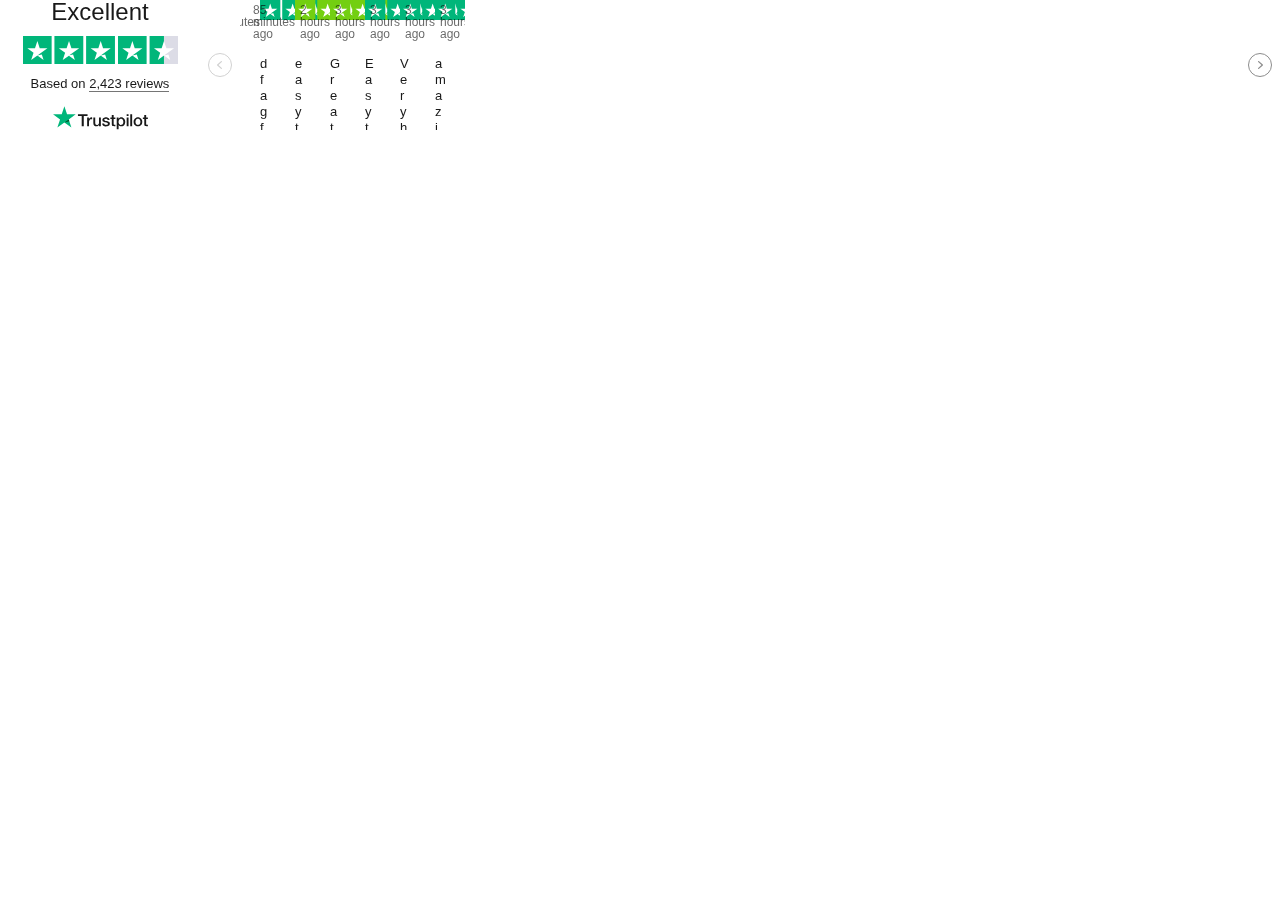
<file: MonikaVancsa/images/Choose plan · Resume.io_files/index.html>
<!DOCTYPE html>
<!-- saved from url=(0249)https://widget.trustpilot.com/trustboxes/53aa8912dec7e10d38f59f36/index.html?businessunitId=5b63068e4a7a1a00011d8c25&templateId=53aa8912dec7e10d38f59f36#locale=en-US&schemaType=Organization&stars=4%2C5&styleHeight=130px&styleWidth=100%25&theme=light -->
<html><head><meta http-equiv="Content-Type" content="text/html; charset=UTF-8">
    
    <meta name="robots" content="noindex">
    <title>Trustpilot Custom Widget</title>

    <!-- polyfill used by Sentry for IE -->
    <script src="./polyfill.min.js.download"></script>
    <style>
html,body,div,span,applet,object,iframe,h1,h2,h3,h4,h5,h6,p,blockquote,pre,a,abbr,acronym,address,big,cite,code,del,dfn,em,img,ins,kbd,q,s,samp,small,strike,strong,sub,sup,tt,var,b,u,i,center,dl,dt,dd,ol,ul,li,fieldset,form,label,legend,table,caption,tbody,tfoot,thead,tr,th,td,article,aside,canvas,details,embed,figure,figcaption,footer,header,hgroup,menu,nav,output,ruby,section,summary,time,mark,audio,video{border:0;font:inherit;font-size:100%;margin:0;padding:0;vertical-align:baseline}article,aside,details,figcaption,figure,footer,header,hgroup,menu,nav,section{display:block}body{line-height:1}ol,ul{list-style:none}blockquote,q{quotes:none}blockquote::before,blockquote::after,q::before,q::after{content:'';content:none}table{border-collapse:collapse;border-spacing:0}body{font-family:"Segoe UI","Helvetica Neue","Helvetica","Arial","sans-serif";font-size:12px}b,strong{font-weight:700}.tp-widget-businessinfo{font-family:'Segoe UI', 'HelveticaNeue-Light', 'Helvetica Neue Light', 'Helvetica Neue', Helvetica, Arial, sans-serif;font-weight:300}.bold-underline,.tp-widget-empty-vertical__title,.tp-widget-empty-horizontal__title,.tp-widget-humanscore{font-family:"Segoe UI","Helvetica Neue","Helvetica","Arial","sans-serif";font-weight:500}@media all and (-ms-high-contrast: none), (-ms-high-contrast: active){.bold-underline,.tp-widget-empty-vertical__title,.tp-widget-empty-horizontal__title,.tp-widget-humanscore{font-weight:600}}@keyframes fade-in{to{opacity:1}}@keyframes fade-out{to{opacity:0}}.anim-fade-in,.tp-widget-loader,.tp-widget-fallback{animation:fade-in .5s ease .3s forwards}.anim-fade-out,.tp-widget-loader--loaded{animation:fade-out .5s ease .3s forwards}*,::after,::before{box-sizing:border-box}.hidden{display:none}.tp-widget-loader,.tp-widget-fallback{left:50%;position:absolute;top:50%;transform:translate(-50%, -50%)}#fallback-logo{display:none}.no-svg #fallback-logo{display:inline-block}.tp-widget-wrapper{height:100%;margin:0 auto;max-width:750px;opacity:0;position:relative;transition:opacity 1s ease}.tp-widget-wrapper.visible{opacity:1}.tp-stars .tp-star__canvas,.tp-stars .tp-star__canvas--half{fill:#dcdce6}.tp-stars .tp-star__shape{fill:#fff}.tp-stars--1 .tp-star:nth-of-type(-n+1) .tp-star__canvas,.tp-stars--1 .tp-star:nth-of-type(-n+1) .tp-star__canvas--half{fill:#ff3722}.tp-stars--2 .tp-star:nth-of-type(-n+2) .tp-star__canvas,.tp-stars--2 .tp-star:nth-of-type(-n+2) .tp-star__canvas--half{fill:#ff8622}.tp-stars--3 .tp-star:nth-of-type(-n+3) .tp-star__canvas,.tp-stars--3 .tp-star:nth-of-type(-n+3) .tp-star__canvas--half{fill:#ffce00}.tp-stars--4 .tp-star:nth-of-type(-n+4) .tp-star__canvas,.tp-stars--4 .tp-star:nth-of-type(-n+4) .tp-star__canvas--half{fill:#73cf11}.tp-stars--5 .tp-star:nth-of-type(-n+5) .tp-star__canvas,.tp-stars--5 .tp-star:nth-of-type(-n+5) .tp-star__canvas--half{fill:#00b67a}.tp-stars--1--half .tp-star:nth-of-type(-n+2) .tp-star__canvas--half{fill:#ff3722}.tp-stars--2--half .tp-star:nth-of-type(-n+3) .tp-star__canvas--half{fill:#ff8622}.tp-stars--3--half .tp-star:nth-of-type(-n+4) .tp-star__canvas--half{fill:#ffce00}.tp-stars--4--half .tp-star:nth-of-type(-n+4) .tp-star__canvas,.tp-stars--4--half .tp-star:nth-of-type(-n+4) .tp-star__canvas--half{fill:#00b67a}.tp-stars--4--half .tp-star:nth-of-type(-n+5) .tp-star__canvas--half{fill:#00b67a}.tp-widget-loader,.tp-widget-fallback{max-width:50%;opacity:0;text-align:center;width:400vh}.tp-widget-loader svg,.tp-widget-fallback svg{width:100%}@media screen and (min-width: 400px){.tp-widget-loader,.tp-widget-fallback{max-width:200px}}.tp-widget-loader--loaded{opacity:1}.bold-underline{border-bottom:1px solid rgba(25,25,25,0.6)}.bold-underline:hover{border-color:#191919}.dark{color:#fff}.dark a{color:#fff}.dark .bold-underline:not(.bold-underline--single-theme){border-color:rgba(255,255,255,0.6)}.dark .bold-underline:not(.bold-underline--single-theme):hover{border-color:#fff}.dark .tp-logo__text{fill:#fff}.dark .tp-widget-loader .tp-logo__text{fill:#191919}html{height:100%;overflow:hidden}body{color:#191919;height:100%;line-height:1;min-width:100%;overflow:hidden;width:1px}img{border:0}svg{display:block;width:100%}a{color:#191919;text-decoration:none}.tp-widget-empty-vertical{-ms-flex-align:center;align-items:center;display:-ms-flexbox;display:flex;-ms-flex-direction:column;flex-direction:column;-ms-flex-pack:center;justify-content:center}.tp-widget-empty-vertical__title{font-size:18px;margin:0 0 12px;text-align:center}.tp-widget-empty-vertical__stars{margin:0 0 8px;width:150px}.tp-widget-empty-vertical__subtitle-wrapper{display:-ms-flexbox;display:flex;-ms-flex-direction:row;flex-direction:row}.tp-widget-empty-vertical__subtitle{-ms-flex-align:center;align-items:center;display:-ms-flexbox;display:flex;font-size:14px;text-align:center}.tp-widget-empty-vertical__logo{margin:0 0 5px 5px;width:90px}.tp-widget-empty-horizontal{-ms-flex-align:center;align-items:center;display:-ms-flexbox;display:flex;-ms-flex-direction:row;flex-direction:row;height:100%;-ms-flex-pack:center;justify-content:center}.tp-widget-empty-horizontal__title{font-size:14px;text-align:center}.tp-widget-empty-horizontal__logo{margin:0 0 5px 5px;width:90px}@media screen and (max-width: 300px){.tp-widget-empty-vertical__subtitle-wrapper{-ms-flex-align:center;align-items:center;display:-ms-flexbox;display:flex;-ms-flex-direction:column;flex-direction:column}.tp-widget-empty-vertical__logo{margin:5px 0 0}.tp-widget-empty-horizontal{-ms-flex-direction:column;flex-direction:column}.tp-widget-empty-horizontal__logo{margin:0}}.dark .tp-widget-review .name,.dark .tp-widget-review .date{color:rgba(255,255,255,0.6)}.dark .tp-widget-review-next .svg-slider-arrow .arrow-slider-circle,.dark .tp-widget-review-prev .svg-slider-arrow .arrow-slider-circle{stroke:rgba(255,255,255,0.6)}.dark .tp-widget-review-next .svg-slider-arrow .arrow-slider-shape,.dark .tp-widget-review-prev .svg-slider-arrow .arrow-slider-shape{fill:rgba(255,255,255,0.6)}.dark .tp-widget-review-next.display-none .svg-slider-arrow .arrow-slider-circle,.dark .tp-widget-review-prev.display-none .svg-slider-arrow .arrow-slider-circle{stroke:rgba(255,255,255,0.3)}.dark .tp-widget-review-next.display-none .svg-slider-arrow .arrow-slider-shape,.dark .tp-widget-review-prev.display-none .svg-slider-arrow .arrow-slider-shape{fill:rgba(255,255,255,0.3)}html{-webkit-font-smoothing:antialiased}.tp-widget-wrapper{max-width:none;min-width:300px;will-change:transform}.tp-widget-wrapper .wrapper-left{text-align:center;z-index:100}.tp-widget-wrapper .wrapper-right{margin:20px 0 0;overflow:hidden;padding:0 40px;position:relative}.tp-widget-humanscore{font-size:24px;margin:0 0 12px}.tp-widget-stars{margin:0 auto 12px;width:155px}.tp-widget-businessinfo{font-size:13px;line-height:16px;margin:0 0 14px}.tp-widget-logo{margin:0 auto;width:95px}.tp-widget-reviews-wrapper{overflow:hidden;position:relative}.tp-widget-reviews{height:100%;overflow:hidden;position:relative;white-space:nowrap}.tp-widget-review{display:inline-block;height:130px;margin:0 15px 0 0;padding:0 0 0 20px;position:relative;vertical-align:top;white-space:normal}.tp-widget-review .header{font-size:14px;font-weight:700;height:16px;margin:0 0 8px;overflow:hidden;text-overflow:ellipsis;white-space:nowrap;width:100%}.tp-widget-review .text{font-size:13px;line-height:16px;word-wrap:break-word}.tp-widget-review .date{right:0;top:4px}.tp-widget-review .name{bottom:2px;height:14px;left:20px;overflow:hidden;text-align:left;text-overflow:ellipsis;white-space:nowrap;width:calc(100% - 20px);z-index:2}.tp-widget-review .date,.tp-widget-review .name{color:rgba(0,0,0,0.6);position:absolute}.tp-widget-review .tp-widget-stars{margin:0 0 12px;width:110px}.tp-widget-review-prev{left:0}.tp-widget-review-prev .svg-slider-arrow{transform:translate(-50%, -50%)}.tp-widget-review-next{right:0}.tp-widget-review-next .svg-slider-arrow{transform:translate(-50%, -50%) rotate(180deg)}.tp-widget-review-next,.tp-widget-review-prev{cursor:pointer;height:100%;position:absolute;top:0;width:40px;z-index:10}.tp-widget-review-next .svg-slider-arrow,.tp-widget-review-prev .svg-slider-arrow{display:block;left:50%;position:absolute;top:50%;width:24px}.tp-widget-review-next .svg-slider-arrow .arrow-slider-circle,.tp-widget-review-prev .svg-slider-arrow .arrow-slider-circle{stroke:#8c8c8c}.tp-widget-review-next .svg-slider-arrow .arrow-slider-shape,.tp-widget-review-prev .svg-slider-arrow .arrow-slider-shape{fill:#8c8c8c}.tp-widget-review-next.display-none,.tp-widget-review-prev.display-none{cursor:default}.tp-widget-review-next.display-none .svg-slider-arrow .arrow-slider-circle,.tp-widget-review-prev.display-none .svg-slider-arrow .arrow-slider-circle{stroke:#d1d1d1}.tp-widget-review-next.display-none .svg-slider-arrow .arrow-slider-shape,.tp-widget-review-prev.display-none .svg-slider-arrow .arrow-slider-shape{fill:#d1d1d1}@media screen and (min-width: 520px){.tp-widget-wrapper .wrapper-left{float:left;width:200px}.tp-widget-wrapper .wrapper-right{float:left;margin:0;width:calc(100% - 200px)}}@media screen and (min-width: 728px){.tp-widget-wrapper .wrapper-right{width:calc(100% - 200px)}}@media screen and (min-width: 930px){.tp-widget-wrapper .wrapper-right{width:calc(100% - 200px)}}@media screen and (min-width: 1175px){.tp-widget-wrapper .wrapper-right{width:calc(100% - 200px)}}

</style>
  </head>

  <body class="light">
    <!-- Widget Loader -->
    <div id="tp-widget-loader" class="tp-widget-loader tp-rebrand-stars tp-rebrand-stars--5 tp-widget-loader--loaded"></div>

    <div id="tp-widget-wrapper" class="tp-widget-wrapper visible">
      <div id="wrapper-left" class="wrapper-left">
        <!-- Human Score -->
        <div class="tp-widget-humanscore"><a id="trust-score" target="_blank">Excellent</a></div>
        <!-- Stars -->
        <div class="tp-widget-stars"><a id="tp-widget-stars" target="_blank"><div class=""><div class="tp-stars tp-stars--4 tp-stars--4--half">
  <div style="position: relative; height: 0; width: 100%; padding: 0; padding-bottom: 18.326693227091635%;">
    
  <svg viewBox="0 0 251 46" xmlns="http://www.w3.org/2000/svg" style="position: absolute; height: 100%; width: 100%; left: 0; top: 0;">
      <g class="tp-star">
          <path class="tp-star__canvas" fill="#000" d="M0 46.330002h46.375586V0H0z"></path>
          <path class="tp-star__shape" d="M39.533936 19.711433L13.230239 38.80065l3.838216-11.797827L7.02115 19.711433h12.418975l3.837417-11.798624 3.837418 11.798624h12.418975zM23.2785 31.510075l7.183595-1.509576 2.862114 8.800152L23.2785 31.510075z" fill="#FFF"></path>
      </g>
      <g class="tp-star">
          <path class="tp-star__canvas" fill="#000" d="M51.24816 46.330002h46.375587V0H51.248161z"></path>
          <path class="tp-star__canvas--half" fill="#000" d="M51.24816 46.330002h23.187793V0H51.248161z"></path>
          <path class="tp-star__shape" d="M74.990978 31.32991L81.150908 30 84 39l-9.660206-7.202786L64.30279 39l3.895636-11.840666L58 19.841466h12.605577L74.499595 8l3.895637 11.841466H91L74.990978 31.329909z" fill="#FFF"></path>
      </g>
      <g class="tp-star">
          <path class="tp-star__canvas" fill="#000" d="M102.532209 46.330002h46.375586V0h-46.375586z"></path>
          <path class="tp-star__canvas--half" fill="#000" d="M102.532209 46.330002h23.187793V0h-23.187793z"></path>
          <path class="tp-star__shape" d="M142.066994 19.711433L115.763298 38.80065l3.838215-11.797827-10.047304-7.291391h12.418975l3.837418-11.798624 3.837417 11.798624h12.418975zM125.81156 31.510075l7.183595-1.509576 2.862113 8.800152-10.045708-7.290576z" fill="#FFF"></path>
      </g>
      <g class="tp-star">
          <path class="tp-star__canvas" fill="#000" d="M153.815458 46.330002h46.375586V0h-46.375586z"></path>
          <path class="tp-star__canvas--half" fill="#000" d="M153.815458 46.330002h23.187793V0h-23.187793z"></path>
          <path class="tp-star__shape" d="M193.348355 19.711433L167.045457 38.80065l3.837417-11.797827-10.047303-7.291391h12.418974l3.837418-11.798624 3.837418 11.798624h12.418974zM177.09292 31.510075l7.183595-1.509576 2.862114 8.800152-10.045709-7.290576z" fill="#FFF"></path>
      </g>
      <g class="tp-star">
          <path class="tp-star__canvas" fill="#000" d="M205.064416 46.330002h46.375587V0h-46.375587z"></path>
          <path class="tp-star__canvas--half" fill="#000" d="M205.064416 46.330002h23.187793V0h-23.187793z"></path>
          <path class="tp-star__shape" d="M244.597022 19.711433l-26.3029 19.089218 3.837419-11.797827-10.047304-7.291391h12.418974l3.837418-11.798624 3.837418 11.798624h12.418975zm-16.255436 11.798642l7.183595-1.509576 2.862114 8.800152-10.045709-7.290576z" fill="#FFF"></path>
      </g>
  </svg>
  </div>
</div></div></a></div>
        <!-- Business Info -->
        <div class="tp-widget-businessinfo"><a id="translations-basedon" target="_blank">Based on <a target="_blank" href="https://www.trustpilot.com/review/resume.io?utm_medium=trustbox&amp;utm_source=Carousel"><strong class="bold-underline">2,423 reviews</strong></a></a></div>
        <!-- Logo -->
        <div id="tp-widget-logo" class="tp-widget-logo">
          <a id="profileLink" target="_blank" href="https://www.trustpilot.com/review/resume.io?utm_medium=trustbox&amp;utm_source=Carousel"><div class="">
  <div style="position: relative; height: 0; width: 100%; padding: 0; padding-bottom: 24.6031746031746%;">
    
  <svg viewBox="0 0 126 31" xmlns="http://www.w3.org/2000/svg" style="position: absolute; height: 100%; width: 100%; left: 0; top: 0;">
      <title>Trustpilot</title>
      <path class="tp-logo__text" d="M33.074774 11.07005H45.81806v2.364196h-5.010656v13.290316h-2.755306V13.434246h-4.988435V11.07005h.01111zm12.198892 4.319629h2.355341v2.187433h.04444c.077771-.309334.222203-.60762.433295-.894859.211092-.287239.466624-.56343.766597-.79543.299972-.243048.633276-.430858.999909-.585525.366633-.14362.744377-.220953 1.12212-.220953.288863 0 .499955.011047.611056.022095.1111.011048.222202.033143.344413.04419v2.408387c-.177762-.033143-.355523-.055238-.544395-.077333-.188872-.022096-.366633-.033143-.544395-.033143-.422184 0-.822148.08838-1.199891.254096-.377744.165714-.699936.41981-.977689.740192-.277753.331429-.499955.729144-.666606 1.21524-.166652.486097-.244422 1.03848-.244422 1.668195v5.39125h-2.510883V15.38968h.01111zm18.220567 11.334883H61.02779v-1.579813h-.04444c-.311083.574477-.766597 1.02743-1.377653 1.369908-.611055.342477-1.233221.51924-1.866497.51924-1.499864 0-2.588654-.364573-3.25526-1.104765-.666606-.740193-.999909-1.856005-.999909-3.347437V15.38968h2.510883v6.948968c0 .994288.188872 1.701337.577725 2.1101.377744.408763.922139.618668 1.610965.618668.533285 0 .96658-.077333 1.322102-.243048.355524-.165714.644386-.37562.855478-.65181.222202-.265144.377744-.596574.477735-.972194.09999-.37562.144431-.784382.144431-1.226288v-6.573349h2.510883v11.323836zm4.27739-3.634675c.07777.729144.355522 1.237336.833257 1.535623.488844.287238 1.06657.441905 1.744286.441905.233312 0 .499954-.022095.799927-.055238.299973-.033143.588836-.110476.844368-.209905.266642-.099429.477734-.254096.655496-.452954.166652-.198857.244422-.452953.233312-.773335-.01111-.320381-.133321-.585525-.355523-.784382-.222202-.209906-.499955-.364573-.844368-.497144-.344413-.121525-.733267-.232-1.17767-.320382-.444405-.088381-.888809-.18781-1.344323-.287239-.466624-.099429-.922138-.232-1.355432-.37562-.433294-.14362-.822148-.342477-1.166561-.596573-.344413-.243048-.622166-.56343-.822148-.950097-.211092-.386668-.311083-.861716-.311083-1.436194 0-.618668.155542-1.12686.455515-1.54667.299972-.41981.688826-.75124 1.14434-1.005336.466624-.254095.97769-.430858 1.544304-.541334.566615-.099429 1.11101-.154667 1.622075-.154667.588836 0 1.15545.066286 1.688736.18781.533285.121524 1.02213.320381 1.455423.60762.433294.276191.788817.640764 1.07768 1.08267.288863.441905.466624.98324.544395 1.612955h-2.621984c-.122211-.596572-.388854-1.005335-.822148-1.204193-.433294-.209905-.933248-.309334-1.488753-.309334-.177762 0-.388854.011048-.633276.04419-.244422.033144-.466624.088382-.688826.165715-.211092.077334-.388854.198858-.544395.353525-.144432.154667-.222203.353525-.222203.60762 0 .309335.111101.552383.322193.740193.211092.18781.488845.342477.833258.475048.344413.121524.733267.232 1.177671.320382.444404.088381.899918.18781 1.366542.287239.455515.099429.899919.232 1.344323.37562.444404.14362.833257.342477 1.17767.596573.344414.254095.622166.56343.833258.93905.211092.37562.322193.850668.322193 1.40305 0 .673906-.155541 1.237336-.466624 1.712385-.311083.464001-.711047.850669-1.199891 1.137907-.488845.28724-1.04435.508192-1.644295.640764-.599946.132572-1.199891.198857-1.788727.198857-.722156 0-1.388762-.077333-1.999818-.243048-.611056-.165714-1.14434-.408763-1.588745-.729144-.444404-.33143-.799927-.740192-1.05546-1.226289-.255532-.486096-.388853-1.071621-.411073-1.745528h2.533103v-.022095zm8.288135-7.700208h1.899828v-3.402675h2.510883v3.402675h2.26646v1.867052h-2.26646v6.054109c0 .265143.01111.486096.03333.684954.02222.18781.07777.353524.155542.486096.07777.132572.199981.232.366633.298287.166651.066285.377743.099428.666606.099428.177762 0 .355523 0 .533285-.011047.177762-.011048.355523-.033143.533285-.077334v1.933338c-.277753.033143-.555505.055238-.811038.088381-.266642.033143-.533285.04419-.811037.04419-.666606 0-1.199891-.066285-1.599855-.18781-.399963-.121523-.722156-.309333-.944358-.552381-.233313-.243049-.377744-.541335-.466625-.905907-.07777-.364573-.13332-.784383-.144431-1.248384v-6.683825h-1.899827v-1.889147h-.02222zm8.454788 0h2.377562V16.9253h.04444c.355523-.662858.844368-1.12686 1.477644-1.414098.633276-.287239 1.310992-.430858 2.055369-.430858.899918 0 1.677625.154667 2.344231.475048.666606.309335 1.222111.740193 1.666515 1.292575.444405.552382.766597 1.193145.9888 1.92229.222202.729145.333303 1.513527.333303 2.3421 0 .762288-.099991 1.50248-.299973 2.20953-.199982.718096-.499955 1.347812-.899918 1.900194-.399964.552383-.911029.98324-1.533194 1.31467-.622166.33143-1.344323.497144-2.18869.497144-.366634 0-.733267-.033143-1.0999-.099429-.366634-.066286-.722157-.176762-1.05546-.320381-.333303-.14362-.655496-.33143-.933249-.56343-.288863-.232-.522175-.497144-.722157-.79543h-.04444v5.656393h-2.510883V15.38968zm8.77698 5.67849c0-.508193-.06666-1.005337-.199981-1.491433-.133321-.486096-.333303-.905907-.599946-1.281527-.266642-.37562-.599945-.673906-.988799-.894859-.399963-.220953-.855478-.342477-1.366542-.342477-1.05546 0-1.855387.364572-2.388672 1.093717-.533285.729144-.799928 1.701337-.799928 2.916578 0 .574478.066661 1.104764.211092 1.59086.144432.486097.344414.905908.633276 1.259432.277753.353525.611056.629716.99991.828574.388853.209905.844367.309334 1.355432.309334.577725 0 1.05546-.121524 1.455423-.353525.399964-.232.722157-.541335.97769-.905907.255531-.37562.444403-.79543.555504-1.270479.099991-.475049.155542-.961145.155542-1.458289zm4.432931-9.99812h2.510883v2.364197h-2.510883V11.07005zm0 4.31963h2.510883v11.334883h-2.510883V15.389679zm4.755124-4.31963h2.510883v15.654513h-2.510883V11.07005zm10.210184 15.963847c-.911029 0-1.722066-.154667-2.433113-.452953-.711046-.298287-1.310992-.718097-1.810946-1.237337-.488845-.530287-.866588-1.160002-1.12212-1.889147-.255533-.729144-.388854-1.535622-.388854-2.408386 0-.861716.133321-1.657147.388853-2.386291.255533-.729145.633276-1.35886 1.12212-1.889148.488845-.530287 1.0999-.93905 1.810947-1.237336.711047-.298286 1.522084-.452953 2.433113-.452953.911028 0 1.722066.154667 2.433112.452953.711047.298287 1.310992.718097 1.810947 1.237336.488844.530287.866588 1.160003 1.12212 1.889148.255532.729144.388854 1.524575.388854 2.38629 0 .872765-.133322 1.679243-.388854 2.408387-.255532.729145-.633276 1.35886-1.12212 1.889147-.488845.530287-1.0999.93905-1.810947 1.237337-.711046.298286-1.522084.452953-2.433112.452953zm0-1.977528c.555505 0 1.04435-.121524 1.455423-.353525.411074-.232.744377-.541335 1.01102-.916954.266642-.37562.455513-.806478.588835-1.281527.12221-.475049.188872-.961145.188872-1.45829 0-.486096-.066661-.961144-.188872-1.44724-.122211-.486097-.322193-.905907-.588836-1.281527-.266642-.37562-.599945-.673907-1.011019-.905907-.411074-.232-.899918-.353525-1.455423-.353525-.555505 0-1.04435.121524-1.455424.353525-.411073.232-.744376.541334-1.011019.905907-.266642.37562-.455514.79543-.588835 1.281526-.122211.486097-.188872.961145-.188872 1.447242 0 .497144.06666.98324.188872 1.458289.12221.475049.322193.905907.588835 1.281527.266643.37562.599946.684954 1.01102.916954.411073.243048.899918.353525 1.455423.353525zm6.4883-9.66669h1.899827v-3.402674h2.510883v3.402675h2.26646v1.867052h-2.26646v6.054109c0 .265143.01111.486096.03333.684954.02222.18781.07777.353524.155541.486096.077771.132572.199982.232.366634.298287.166651.066285.377743.099428.666606.099428.177762 0 .355523 0 .533285-.011047.177762-.011048.355523-.033143.533285-.077334v1.933338c-.277753.033143-.555505.055238-.811038.088381-.266642.033143-.533285.04419-.811037.04419-.666606 0-1.199891-.066285-1.599855-.18781-.399963-.121523-.722156-.309333-.944358-.552381-.233313-.243049-.377744-.541335-.466625-.905907-.07777-.364573-.133321-.784383-.144431-1.248384v-6.683825h-1.899827v-1.889147h-.02222z" fill="#191919"></path>
      <path class="tp-logo__star" fill="#00B67A" d="M30.141707 11.07005H18.63164L15.076408.177071l-3.566342 10.892977L0 11.059002l9.321376 6.739063-3.566343 10.88193 9.321375-6.728016 9.310266 6.728016-3.555233-10.88193 9.310266-6.728016z"></path>
      <path class="tp-logo__star-notch" fill="#005128" d="M21.631369 20.26169l-.799928-2.463625-5.755033 4.153914z"></path>
  </svg>
  </div>
</div></a>
        </div>
      </div>
      <div id="wrapper-right" class="wrapper-right">
        <div id="tp-widget-reviews-wrapper" class="tp-widget-reviews-wrapper">
          <div id="tp-widget-reviews" class="tp-widget-reviews" style="user-select: none; transition-timing-function: ease; transform: translateX(0px); transition-duration: 0s; width: 225px;"><div class="tp-widget-review" style="width: 0px;"><div class="tp-widget-stars"><div class=""><div class="tp-stars tp-stars--5">
  <div style="position: relative; height: 0; width: 100%; padding: 0; padding-bottom: 18.326693227091635%;">
    
  <svg viewBox="0 0 251 46" xmlns="http://www.w3.org/2000/svg" style="position: absolute; height: 100%; width: 100%; left: 0; top: 0;">
      <g class="tp-star">
          <path class="tp-star__canvas" fill="#000" d="M0 46.330002h46.375586V0H0z"></path>
          <path class="tp-star__shape" d="M39.533936 19.711433L13.230239 38.80065l3.838216-11.797827L7.02115 19.711433h12.418975l3.837417-11.798624 3.837418 11.798624h12.418975zM23.2785 31.510075l7.183595-1.509576 2.862114 8.800152L23.2785 31.510075z" fill="#FFF"></path>
      </g>
      <g class="tp-star">
          <path class="tp-star__canvas" fill="#000" d="M51.24816 46.330002h46.375587V0H51.248161z"></path>
          <path class="tp-star__canvas--half" fill="#000" d="M51.24816 46.330002h23.187793V0H51.248161z"></path>
          <path class="tp-star__shape" d="M74.990978 31.32991L81.150908 30 84 39l-9.660206-7.202786L64.30279 39l3.895636-11.840666L58 19.841466h12.605577L74.499595 8l3.895637 11.841466H91L74.990978 31.329909z" fill="#FFF"></path>
      </g>
      <g class="tp-star">
          <path class="tp-star__canvas" fill="#000" d="M102.532209 46.330002h46.375586V0h-46.375586z"></path>
          <path class="tp-star__canvas--half" fill="#000" d="M102.532209 46.330002h23.187793V0h-23.187793z"></path>
          <path class="tp-star__shape" d="M142.066994 19.711433L115.763298 38.80065l3.838215-11.797827-10.047304-7.291391h12.418975l3.837418-11.798624 3.837417 11.798624h12.418975zM125.81156 31.510075l7.183595-1.509576 2.862113 8.800152-10.045708-7.290576z" fill="#FFF"></path>
      </g>
      <g class="tp-star">
          <path class="tp-star__canvas" fill="#000" d="M153.815458 46.330002h46.375586V0h-46.375586z"></path>
          <path class="tp-star__canvas--half" fill="#000" d="M153.815458 46.330002h23.187793V0h-23.187793z"></path>
          <path class="tp-star__shape" d="M193.348355 19.711433L167.045457 38.80065l3.837417-11.797827-10.047303-7.291391h12.418974l3.837418-11.798624 3.837418 11.798624h12.418974zM177.09292 31.510075l7.183595-1.509576 2.862114 8.800152-10.045709-7.290576z" fill="#FFF"></path>
      </g>
      <g class="tp-star">
          <path class="tp-star__canvas" fill="#000" d="M205.064416 46.330002h46.375587V0h-46.375587z"></path>
          <path class="tp-star__canvas--half" fill="#000" d="M205.064416 46.330002h23.187793V0h-23.187793z"></path>
          <path class="tp-star__shape" d="M244.597022 19.711433l-26.3029 19.089218 3.837419-11.797827-10.047304-7.291391h12.418974l3.837418-11.798624 3.837418 11.798624h12.418975zm-16.255436 11.798642l7.183595-1.509576 2.862114 8.800152-10.045709-7.290576z" fill="#FFF"></path>
      </g>
  </svg>
  </div>
</div></div></div>
<div class="date">79 minutes ago</div>
<div class="header">dgfs</div>
<div class="text">dfagfgfdgdagds</div>
<div class="name">Daragh Murtagh</div></div><div class="tp-widget-review" style="width: 0px;"><div class="tp-widget-stars"><div class=""><div class="tp-stars tp-stars--4">
  <div style="position: relative; height: 0; width: 100%; padding: 0; padding-bottom: 18.326693227091635%;">
    
  <svg viewBox="0 0 251 46" xmlns="http://www.w3.org/2000/svg" style="position: absolute; height: 100%; width: 100%; left: 0; top: 0;">
      <g class="tp-star">
          <path class="tp-star__canvas" fill="#000" d="M0 46.330002h46.375586V0H0z"></path>
          <path class="tp-star__shape" d="M39.533936 19.711433L13.230239 38.80065l3.838216-11.797827L7.02115 19.711433h12.418975l3.837417-11.798624 3.837418 11.798624h12.418975zM23.2785 31.510075l7.183595-1.509576 2.862114 8.800152L23.2785 31.510075z" fill="#FFF"></path>
      </g>
      <g class="tp-star">
          <path class="tp-star__canvas" fill="#000" d="M51.24816 46.330002h46.375587V0H51.248161z"></path>
          <path class="tp-star__canvas--half" fill="#000" d="M51.24816 46.330002h23.187793V0H51.248161z"></path>
          <path class="tp-star__shape" d="M74.990978 31.32991L81.150908 30 84 39l-9.660206-7.202786L64.30279 39l3.895636-11.840666L58 19.841466h12.605577L74.499595 8l3.895637 11.841466H91L74.990978 31.329909z" fill="#FFF"></path>
      </g>
      <g class="tp-star">
          <path class="tp-star__canvas" fill="#000" d="M102.532209 46.330002h46.375586V0h-46.375586z"></path>
          <path class="tp-star__canvas--half" fill="#000" d="M102.532209 46.330002h23.187793V0h-23.187793z"></path>
          <path class="tp-star__shape" d="M142.066994 19.711433L115.763298 38.80065l3.838215-11.797827-10.047304-7.291391h12.418975l3.837418-11.798624 3.837417 11.798624h12.418975zM125.81156 31.510075l7.183595-1.509576 2.862113 8.800152-10.045708-7.290576z" fill="#FFF"></path>
      </g>
      <g class="tp-star">
          <path class="tp-star__canvas" fill="#000" d="M153.815458 46.330002h46.375586V0h-46.375586z"></path>
          <path class="tp-star__canvas--half" fill="#000" d="M153.815458 46.330002h23.187793V0h-23.187793z"></path>
          <path class="tp-star__shape" d="M193.348355 19.711433L167.045457 38.80065l3.837417-11.797827-10.047303-7.291391h12.418974l3.837418-11.798624 3.837418 11.798624h12.418974zM177.09292 31.510075l7.183595-1.509576 2.862114 8.800152-10.045709-7.290576z" fill="#FFF"></path>
      </g>
      <g class="tp-star">
          <path class="tp-star__canvas" fill="#000" d="M205.064416 46.330002h46.375587V0h-46.375587z"></path>
          <path class="tp-star__canvas--half" fill="#000" d="M205.064416 46.330002h23.187793V0h-23.187793z"></path>
          <path class="tp-star__shape" d="M244.597022 19.711433l-26.3029 19.089218 3.837419-11.797827-10.047304-7.291391h12.418974l3.837418-11.798624 3.837418 11.798624h12.418975zm-16.255436 11.798642l7.183595-1.509576 2.862114 8.800152-10.045709-7.290576z" fill="#FFF"></path>
      </g>
  </svg>
  </div>
</div></div></div>
<div class="date">85 minutes ago</div>
<div class="header">easy to use!!!</div>
<div class="text">easy to use!!!</div>
<div class="name">Delia  Mendoza</div></div><div class="tp-widget-review" style="width: 0px;"><div class="tp-widget-stars"><div class=""><div class="tp-stars tp-stars--4">
  <div style="position: relative; height: 0; width: 100%; padding: 0; padding-bottom: 18.326693227091635%;">
    
  <svg viewBox="0 0 251 46" xmlns="http://www.w3.org/2000/svg" style="position: absolute; height: 100%; width: 100%; left: 0; top: 0;">
      <g class="tp-star">
          <path class="tp-star__canvas" fill="#000" d="M0 46.330002h46.375586V0H0z"></path>
          <path class="tp-star__shape" d="M39.533936 19.711433L13.230239 38.80065l3.838216-11.797827L7.02115 19.711433h12.418975l3.837417-11.798624 3.837418 11.798624h12.418975zM23.2785 31.510075l7.183595-1.509576 2.862114 8.800152L23.2785 31.510075z" fill="#FFF"></path>
      </g>
      <g class="tp-star">
          <path class="tp-star__canvas" fill="#000" d="M51.24816 46.330002h46.375587V0H51.248161z"></path>
          <path class="tp-star__canvas--half" fill="#000" d="M51.24816 46.330002h23.187793V0H51.248161z"></path>
          <path class="tp-star__shape" d="M74.990978 31.32991L81.150908 30 84 39l-9.660206-7.202786L64.30279 39l3.895636-11.840666L58 19.841466h12.605577L74.499595 8l3.895637 11.841466H91L74.990978 31.329909z" fill="#FFF"></path>
      </g>
      <g class="tp-star">
          <path class="tp-star__canvas" fill="#000" d="M102.532209 46.330002h46.375586V0h-46.375586z"></path>
          <path class="tp-star__canvas--half" fill="#000" d="M102.532209 46.330002h23.187793V0h-23.187793z"></path>
          <path class="tp-star__shape" d="M142.066994 19.711433L115.763298 38.80065l3.838215-11.797827-10.047304-7.291391h12.418975l3.837418-11.798624 3.837417 11.798624h12.418975zM125.81156 31.510075l7.183595-1.509576 2.862113 8.800152-10.045708-7.290576z" fill="#FFF"></path>
      </g>
      <g class="tp-star">
          <path class="tp-star__canvas" fill="#000" d="M153.815458 46.330002h46.375586V0h-46.375586z"></path>
          <path class="tp-star__canvas--half" fill="#000" d="M153.815458 46.330002h23.187793V0h-23.187793z"></path>
          <path class="tp-star__shape" d="M193.348355 19.711433L167.045457 38.80065l3.837417-11.797827-10.047303-7.291391h12.418974l3.837418-11.798624 3.837418 11.798624h12.418974zM177.09292 31.510075l7.183595-1.509576 2.862114 8.800152-10.045709-7.290576z" fill="#FFF"></path>
      </g>
      <g class="tp-star">
          <path class="tp-star__canvas" fill="#000" d="M205.064416 46.330002h46.375587V0h-46.375587z"></path>
          <path class="tp-star__canvas--half" fill="#000" d="M205.064416 46.330002h23.187793V0h-23.187793z"></path>
          <path class="tp-star__shape" d="M244.597022 19.711433l-26.3029 19.089218 3.837419-11.797827-10.047304-7.291391h12.418974l3.837418-11.798624 3.837418 11.798624h12.418975zm-16.255436 11.798642l7.183595-1.509576 2.862114 8.800152-10.045709-7.290576z" fill="#FFF"></path>
      </g>
  </svg>
  </div>
</div></div></div>
<div class="date">2 hours ago</div>
<div class="header">Great</div>
<div class="text">Greatttttttttttt.</div>
<div class="name">Patrick Ames</div></div><div class="tp-widget-review" style="width: 0px;"><div class="tp-widget-stars"><div class=""><div class="tp-stars tp-stars--5">
  <div style="position: relative; height: 0; width: 100%; padding: 0; padding-bottom: 18.326693227091635%;">
    
  <svg viewBox="0 0 251 46" xmlns="http://www.w3.org/2000/svg" style="position: absolute; height: 100%; width: 100%; left: 0; top: 0;">
      <g class="tp-star">
          <path class="tp-star__canvas" fill="#000" d="M0 46.330002h46.375586V0H0z"></path>
          <path class="tp-star__shape" d="M39.533936 19.711433L13.230239 38.80065l3.838216-11.797827L7.02115 19.711433h12.418975l3.837417-11.798624 3.837418 11.798624h12.418975zM23.2785 31.510075l7.183595-1.509576 2.862114 8.800152L23.2785 31.510075z" fill="#FFF"></path>
      </g>
      <g class="tp-star">
          <path class="tp-star__canvas" fill="#000" d="M51.24816 46.330002h46.375587V0H51.248161z"></path>
          <path class="tp-star__canvas--half" fill="#000" d="M51.24816 46.330002h23.187793V0H51.248161z"></path>
          <path class="tp-star__shape" d="M74.990978 31.32991L81.150908 30 84 39l-9.660206-7.202786L64.30279 39l3.895636-11.840666L58 19.841466h12.605577L74.499595 8l3.895637 11.841466H91L74.990978 31.329909z" fill="#FFF"></path>
      </g>
      <g class="tp-star">
          <path class="tp-star__canvas" fill="#000" d="M102.532209 46.330002h46.375586V0h-46.375586z"></path>
          <path class="tp-star__canvas--half" fill="#000" d="M102.532209 46.330002h23.187793V0h-23.187793z"></path>
          <path class="tp-star__shape" d="M142.066994 19.711433L115.763298 38.80065l3.838215-11.797827-10.047304-7.291391h12.418975l3.837418-11.798624 3.837417 11.798624h12.418975zM125.81156 31.510075l7.183595-1.509576 2.862113 8.800152-10.045708-7.290576z" fill="#FFF"></path>
      </g>
      <g class="tp-star">
          <path class="tp-star__canvas" fill="#000" d="M153.815458 46.330002h46.375586V0h-46.375586z"></path>
          <path class="tp-star__canvas--half" fill="#000" d="M153.815458 46.330002h23.187793V0h-23.187793z"></path>
          <path class="tp-star__shape" d="M193.348355 19.711433L167.045457 38.80065l3.837417-11.797827-10.047303-7.291391h12.418974l3.837418-11.798624 3.837418 11.798624h12.418974zM177.09292 31.510075l7.183595-1.509576 2.862114 8.800152-10.045709-7.290576z" fill="#FFF"></path>
      </g>
      <g class="tp-star">
          <path class="tp-star__canvas" fill="#000" d="M205.064416 46.330002h46.375587V0h-46.375587z"></path>
          <path class="tp-star__canvas--half" fill="#000" d="M205.064416 46.330002h23.187793V0h-23.187793z"></path>
          <path class="tp-star__shape" d="M244.597022 19.711433l-26.3029 19.089218 3.837419-11.797827-10.047304-7.291391h12.418974l3.837418-11.798624 3.837418 11.798624h12.418975zm-16.255436 11.798642l7.183595-1.509576 2.862114 8.800152-10.045709-7.290576z" fill="#FFF"></path>
      </g>
  </svg>
  </div>
</div></div></div>
<div class="date">3 hours ago</div>
<div class="header">Easy to use!</div>
<div class="text">Easy to use; made my resume look great.</div>
<div class="name">astorsley</div></div><div class="tp-widget-review" style="width: 0px;"><div class="tp-widget-stars"><div class=""><div class="tp-stars tp-stars--5">
  <div style="position: relative; height: 0; width: 100%; padding: 0; padding-bottom: 18.326693227091635%;">
    
  <svg viewBox="0 0 251 46" xmlns="http://www.w3.org/2000/svg" style="position: absolute; height: 100%; width: 100%; left: 0; top: 0;">
      <g class="tp-star">
          <path class="tp-star__canvas" fill="#000" d="M0 46.330002h46.375586V0H0z"></path>
          <path class="tp-star__shape" d="M39.533936 19.711433L13.230239 38.80065l3.838216-11.797827L7.02115 19.711433h12.418975l3.837417-11.798624 3.837418 11.798624h12.418975zM23.2785 31.510075l7.183595-1.509576 2.862114 8.800152L23.2785 31.510075z" fill="#FFF"></path>
      </g>
      <g class="tp-star">
          <path class="tp-star__canvas" fill="#000" d="M51.24816 46.330002h46.375587V0H51.248161z"></path>
          <path class="tp-star__canvas--half" fill="#000" d="M51.24816 46.330002h23.187793V0H51.248161z"></path>
          <path class="tp-star__shape" d="M74.990978 31.32991L81.150908 30 84 39l-9.660206-7.202786L64.30279 39l3.895636-11.840666L58 19.841466h12.605577L74.499595 8l3.895637 11.841466H91L74.990978 31.329909z" fill="#FFF"></path>
      </g>
      <g class="tp-star">
          <path class="tp-star__canvas" fill="#000" d="M102.532209 46.330002h46.375586V0h-46.375586z"></path>
          <path class="tp-star__canvas--half" fill="#000" d="M102.532209 46.330002h23.187793V0h-23.187793z"></path>
          <path class="tp-star__shape" d="M142.066994 19.711433L115.763298 38.80065l3.838215-11.797827-10.047304-7.291391h12.418975l3.837418-11.798624 3.837417 11.798624h12.418975zM125.81156 31.510075l7.183595-1.509576 2.862113 8.800152-10.045708-7.290576z" fill="#FFF"></path>
      </g>
      <g class="tp-star">
          <path class="tp-star__canvas" fill="#000" d="M153.815458 46.330002h46.375586V0h-46.375586z"></path>
          <path class="tp-star__canvas--half" fill="#000" d="M153.815458 46.330002h23.187793V0h-23.187793z"></path>
          <path class="tp-star__shape" d="M193.348355 19.711433L167.045457 38.80065l3.837417-11.797827-10.047303-7.291391h12.418974l3.837418-11.798624 3.837418 11.798624h12.418974zM177.09292 31.510075l7.183595-1.509576 2.862114 8.800152-10.045709-7.290576z" fill="#FFF"></path>
      </g>
      <g class="tp-star">
          <path class="tp-star__canvas" fill="#000" d="M205.064416 46.330002h46.375587V0h-46.375587z"></path>
          <path class="tp-star__canvas--half" fill="#000" d="M205.064416 46.330002h23.187793V0h-23.187793z"></path>
          <path class="tp-star__shape" d="M244.597022 19.711433l-26.3029 19.089218 3.837419-11.797827-10.047304-7.291391h12.418974l3.837418-11.798624 3.837418 11.798624h12.418975zm-16.255436 11.798642l7.183595-1.509576 2.862114 8.800152-10.045709-7.290576z" fill="#FFF"></path>
      </g>
  </svg>
  </div>
</div></div></div>
<div class="date">3 hours ago</div>
<div class="header">Good</div>
<div class="text">Very happy with the quality</div>
<div class="name">Clinton  White</div></div><div class="tp-widget-review" style="width: 0px;"><div class="tp-widget-stars"><div class=""><div class="tp-stars tp-stars--5">
  <div style="position: relative; height: 0; width: 100%; padding: 0; padding-bottom: 18.326693227091635%;">
    
  <svg viewBox="0 0 251 46" xmlns="http://www.w3.org/2000/svg" style="position: absolute; height: 100%; width: 100%; left: 0; top: 0;">
      <g class="tp-star">
          <path class="tp-star__canvas" fill="#000" d="M0 46.330002h46.375586V0H0z"></path>
          <path class="tp-star__shape" d="M39.533936 19.711433L13.230239 38.80065l3.838216-11.797827L7.02115 19.711433h12.418975l3.837417-11.798624 3.837418 11.798624h12.418975zM23.2785 31.510075l7.183595-1.509576 2.862114 8.800152L23.2785 31.510075z" fill="#FFF"></path>
      </g>
      <g class="tp-star">
          <path class="tp-star__canvas" fill="#000" d="M51.24816 46.330002h46.375587V0H51.248161z"></path>
          <path class="tp-star__canvas--half" fill="#000" d="M51.24816 46.330002h23.187793V0H51.248161z"></path>
          <path class="tp-star__shape" d="M74.990978 31.32991L81.150908 30 84 39l-9.660206-7.202786L64.30279 39l3.895636-11.840666L58 19.841466h12.605577L74.499595 8l3.895637 11.841466H91L74.990978 31.329909z" fill="#FFF"></path>
      </g>
      <g class="tp-star">
          <path class="tp-star__canvas" fill="#000" d="M102.532209 46.330002h46.375586V0h-46.375586z"></path>
          <path class="tp-star__canvas--half" fill="#000" d="M102.532209 46.330002h23.187793V0h-23.187793z"></path>
          <path class="tp-star__shape" d="M142.066994 19.711433L115.763298 38.80065l3.838215-11.797827-10.047304-7.291391h12.418975l3.837418-11.798624 3.837417 11.798624h12.418975zM125.81156 31.510075l7.183595-1.509576 2.862113 8.800152-10.045708-7.290576z" fill="#FFF"></path>
      </g>
      <g class="tp-star">
          <path class="tp-star__canvas" fill="#000" d="M153.815458 46.330002h46.375586V0h-46.375586z"></path>
          <path class="tp-star__canvas--half" fill="#000" d="M153.815458 46.330002h23.187793V0h-23.187793z"></path>
          <path class="tp-star__shape" d="M193.348355 19.711433L167.045457 38.80065l3.837417-11.797827-10.047303-7.291391h12.418974l3.837418-11.798624 3.837418 11.798624h12.418974zM177.09292 31.510075l7.183595-1.509576 2.862114 8.800152-10.045709-7.290576z" fill="#FFF"></path>
      </g>
      <g class="tp-star">
          <path class="tp-star__canvas" fill="#000" d="M205.064416 46.330002h46.375587V0h-46.375587z"></path>
          <path class="tp-star__canvas--half" fill="#000" d="M205.064416 46.330002h23.187793V0h-23.187793z"></path>
          <path class="tp-star__shape" d="M244.597022 19.711433l-26.3029 19.089218 3.837419-11.797827-10.047304-7.291391h12.418974l3.837418-11.798624 3.837418 11.798624h12.418975zm-16.255436 11.798642l7.183595-1.509576 2.862114 8.800152-10.045709-7.290576z" fill="#FFF"></path>
      </g>
  </svg>
  </div>
</div></div></div>
<div class="date">3 hours ago</div>
<div class="header">amazing platform for cv</div>
<div class="text">amazing platform for cv</div>
<div class="name">Dhrupad Barua</div></div><div class="tp-widget-review" style="width: 0px;"><div class="tp-widget-stars"><div class=""><div class="tp-stars tp-stars--5">
  <div style="position: relative; height: 0; width: 100%; padding: 0; padding-bottom: 18.326693227091635%;">
    
  <svg viewBox="0 0 251 46" xmlns="http://www.w3.org/2000/svg" style="position: absolute; height: 100%; width: 100%; left: 0; top: 0;">
      <g class="tp-star">
          <path class="tp-star__canvas" fill="#000" d="M0 46.330002h46.375586V0H0z"></path>
          <path class="tp-star__shape" d="M39.533936 19.711433L13.230239 38.80065l3.838216-11.797827L7.02115 19.711433h12.418975l3.837417-11.798624 3.837418 11.798624h12.418975zM23.2785 31.510075l7.183595-1.509576 2.862114 8.800152L23.2785 31.510075z" fill="#FFF"></path>
      </g>
      <g class="tp-star">
          <path class="tp-star__canvas" fill="#000" d="M51.24816 46.330002h46.375587V0H51.248161z"></path>
          <path class="tp-star__canvas--half" fill="#000" d="M51.24816 46.330002h23.187793V0H51.248161z"></path>
          <path class="tp-star__shape" d="M74.990978 31.32991L81.150908 30 84 39l-9.660206-7.202786L64.30279 39l3.895636-11.840666L58 19.841466h12.605577L74.499595 8l3.895637 11.841466H91L74.990978 31.329909z" fill="#FFF"></path>
      </g>
      <g class="tp-star">
          <path class="tp-star__canvas" fill="#000" d="M102.532209 46.330002h46.375586V0h-46.375586z"></path>
          <path class="tp-star__canvas--half" fill="#000" d="M102.532209 46.330002h23.187793V0h-23.187793z"></path>
          <path class="tp-star__shape" d="M142.066994 19.711433L115.763298 38.80065l3.838215-11.797827-10.047304-7.291391h12.418975l3.837418-11.798624 3.837417 11.798624h12.418975zM125.81156 31.510075l7.183595-1.509576 2.862113 8.800152-10.045708-7.290576z" fill="#FFF"></path>
      </g>
      <g class="tp-star">
          <path class="tp-star__canvas" fill="#000" d="M153.815458 46.330002h46.375586V0h-46.375586z"></path>
          <path class="tp-star__canvas--half" fill="#000" d="M153.815458 46.330002h23.187793V0h-23.187793z"></path>
          <path class="tp-star__shape" d="M193.348355 19.711433L167.045457 38.80065l3.837417-11.797827-10.047303-7.291391h12.418974l3.837418-11.798624 3.837418 11.798624h12.418974zM177.09292 31.510075l7.183595-1.509576 2.862114 8.800152-10.045709-7.290576z" fill="#FFF"></path>
      </g>
      <g class="tp-star">
          <path class="tp-star__canvas" fill="#000" d="M205.064416 46.330002h46.375587V0h-46.375587z"></path>
          <path class="tp-star__canvas--half" fill="#000" d="M205.064416 46.330002h23.187793V0h-23.187793z"></path>
          <path class="tp-star__shape" d="M244.597022 19.711433l-26.3029 19.089218 3.837419-11.797827-10.047304-7.291391h12.418974l3.837418-11.798624 3.837418 11.798624h12.418975zm-16.255436 11.798642l7.183595-1.509576 2.862114 8.800152-10.045709-7.290576z" fill="#FFF"></path>
      </g>
  </svg>
  </div>
</div></div></div>
<div class="date">3 hours ago</div>
<div class="header">Smart and fast</div>
<div class="text">Smart and fast</div>
<div class="name">Sacha Vekeman</div></div><div class="tp-widget-review" style="width: 0px;"><div class="tp-widget-stars"><div class=""><div class="tp-stars tp-stars--4">
  <div style="position: relative; height: 0; width: 100%; padding: 0; padding-bottom: 18.326693227091635%;">
    
  <svg viewBox="0 0 251 46" xmlns="http://www.w3.org/2000/svg" style="position: absolute; height: 100%; width: 100%; left: 0; top: 0;">
      <g class="tp-star">
          <path class="tp-star__canvas" fill="#000" d="M0 46.330002h46.375586V0H0z"></path>
          <path class="tp-star__shape" d="M39.533936 19.711433L13.230239 38.80065l3.838216-11.797827L7.02115 19.711433h12.418975l3.837417-11.798624 3.837418 11.798624h12.418975zM23.2785 31.510075l7.183595-1.509576 2.862114 8.800152L23.2785 31.510075z" fill="#FFF"></path>
      </g>
      <g class="tp-star">
          <path class="tp-star__canvas" fill="#000" d="M51.24816 46.330002h46.375587V0H51.248161z"></path>
          <path class="tp-star__canvas--half" fill="#000" d="M51.24816 46.330002h23.187793V0H51.248161z"></path>
          <path class="tp-star__shape" d="M74.990978 31.32991L81.150908 30 84 39l-9.660206-7.202786L64.30279 39l3.895636-11.840666L58 19.841466h12.605577L74.499595 8l3.895637 11.841466H91L74.990978 31.329909z" fill="#FFF"></path>
      </g>
      <g class="tp-star">
          <path class="tp-star__canvas" fill="#000" d="M102.532209 46.330002h46.375586V0h-46.375586z"></path>
          <path class="tp-star__canvas--half" fill="#000" d="M102.532209 46.330002h23.187793V0h-23.187793z"></path>
          <path class="tp-star__shape" d="M142.066994 19.711433L115.763298 38.80065l3.838215-11.797827-10.047304-7.291391h12.418975l3.837418-11.798624 3.837417 11.798624h12.418975zM125.81156 31.510075l7.183595-1.509576 2.862113 8.800152-10.045708-7.290576z" fill="#FFF"></path>
      </g>
      <g class="tp-star">
          <path class="tp-star__canvas" fill="#000" d="M153.815458 46.330002h46.375586V0h-46.375586z"></path>
          <path class="tp-star__canvas--half" fill="#000" d="M153.815458 46.330002h23.187793V0h-23.187793z"></path>
          <path class="tp-star__shape" d="M193.348355 19.711433L167.045457 38.80065l3.837417-11.797827-10.047303-7.291391h12.418974l3.837418-11.798624 3.837418 11.798624h12.418974zM177.09292 31.510075l7.183595-1.509576 2.862114 8.800152-10.045709-7.290576z" fill="#FFF"></path>
      </g>
      <g class="tp-star">
          <path class="tp-star__canvas" fill="#000" d="M205.064416 46.330002h46.375587V0h-46.375587z"></path>
          <path class="tp-star__canvas--half" fill="#000" d="M205.064416 46.330002h23.187793V0h-23.187793z"></path>
          <path class="tp-star__shape" d="M244.597022 19.711433l-26.3029 19.089218 3.837419-11.797827-10.047304-7.291391h12.418974l3.837418-11.798624 3.837418 11.798624h12.418975zm-16.255436 11.798642l7.183595-1.509576 2.862114 8.800152-10.045709-7.290576z" fill="#FFF"></path>
      </g>
  </svg>
  </div>
</div></div></div>
<div class="date">3 hours ago</div>
<div class="header">I love it!</div>
<div class="text">I love it, I was in a hurry, since my previous cv was not very elegant, but in t...</div>
<div class="name">Roberth Soriano Borja</div></div><div class="tp-widget-review" style="width: 0px;"><div class="tp-widget-stars"><div class=""><div class="tp-stars tp-stars--5">
  <div style="position: relative; height: 0; width: 100%; padding: 0; padding-bottom: 18.326693227091635%;">
    
  <svg viewBox="0 0 251 46" xmlns="http://www.w3.org/2000/svg" style="position: absolute; height: 100%; width: 100%; left: 0; top: 0;">
      <g class="tp-star">
          <path class="tp-star__canvas" fill="#000" d="M0 46.330002h46.375586V0H0z"></path>
          <path class="tp-star__shape" d="M39.533936 19.711433L13.230239 38.80065l3.838216-11.797827L7.02115 19.711433h12.418975l3.837417-11.798624 3.837418 11.798624h12.418975zM23.2785 31.510075l7.183595-1.509576 2.862114 8.800152L23.2785 31.510075z" fill="#FFF"></path>
      </g>
      <g class="tp-star">
          <path class="tp-star__canvas" fill="#000" d="M51.24816 46.330002h46.375587V0H51.248161z"></path>
          <path class="tp-star__canvas--half" fill="#000" d="M51.24816 46.330002h23.187793V0H51.248161z"></path>
          <path class="tp-star__shape" d="M74.990978 31.32991L81.150908 30 84 39l-9.660206-7.202786L64.30279 39l3.895636-11.840666L58 19.841466h12.605577L74.499595 8l3.895637 11.841466H91L74.990978 31.329909z" fill="#FFF"></path>
      </g>
      <g class="tp-star">
          <path class="tp-star__canvas" fill="#000" d="M102.532209 46.330002h46.375586V0h-46.375586z"></path>
          <path class="tp-star__canvas--half" fill="#000" d="M102.532209 46.330002h23.187793V0h-23.187793z"></path>
          <path class="tp-star__shape" d="M142.066994 19.711433L115.763298 38.80065l3.838215-11.797827-10.047304-7.291391h12.418975l3.837418-11.798624 3.837417 11.798624h12.418975zM125.81156 31.510075l7.183595-1.509576 2.862113 8.800152-10.045708-7.290576z" fill="#FFF"></path>
      </g>
      <g class="tp-star">
          <path class="tp-star__canvas" fill="#000" d="M153.815458 46.330002h46.375586V0h-46.375586z"></path>
          <path class="tp-star__canvas--half" fill="#000" d="M153.815458 46.330002h23.187793V0h-23.187793z"></path>
          <path class="tp-star__shape" d="M193.348355 19.711433L167.045457 38.80065l3.837417-11.797827-10.047303-7.291391h12.418974l3.837418-11.798624 3.837418 11.798624h12.418974zM177.09292 31.510075l7.183595-1.509576 2.862114 8.800152-10.045709-7.290576z" fill="#FFF"></path>
      </g>
      <g class="tp-star">
          <path class="tp-star__canvas" fill="#000" d="M205.064416 46.330002h46.375587V0h-46.375587z"></path>
          <path class="tp-star__canvas--half" fill="#000" d="M205.064416 46.330002h23.187793V0h-23.187793z"></path>
          <path class="tp-star__shape" d="M244.597022 19.711433l-26.3029 19.089218 3.837419-11.797827-10.047304-7.291391h12.418974l3.837418-11.798624 3.837418 11.798624h12.418975zm-16.255436 11.798642l7.183595-1.509576 2.862114 8.800152-10.045709-7.290576z" fill="#FFF"></path>
      </g>
  </svg>
  </div>
</div></div></div>
<div class="date">4 hours ago</div>
<div class="header">Easy to use and quick results.</div>
<div class="text">Easy to use and quick results.</div>
<div class="name">Sandra Morrison</div></div><div class="tp-widget-review" style="width: 0px;"><div class="tp-widget-stars"><div class=""><div class="tp-stars tp-stars--5">
  <div style="position: relative; height: 0; width: 100%; padding: 0; padding-bottom: 18.326693227091635%;">
    
  <svg viewBox="0 0 251 46" xmlns="http://www.w3.org/2000/svg" style="position: absolute; height: 100%; width: 100%; left: 0; top: 0;">
      <g class="tp-star">
          <path class="tp-star__canvas" fill="#000" d="M0 46.330002h46.375586V0H0z"></path>
          <path class="tp-star__shape" d="M39.533936 19.711433L13.230239 38.80065l3.838216-11.797827L7.02115 19.711433h12.418975l3.837417-11.798624 3.837418 11.798624h12.418975zM23.2785 31.510075l7.183595-1.509576 2.862114 8.800152L23.2785 31.510075z" fill="#FFF"></path>
      </g>
      <g class="tp-star">
          <path class="tp-star__canvas" fill="#000" d="M51.24816 46.330002h46.375587V0H51.248161z"></path>
          <path class="tp-star__canvas--half" fill="#000" d="M51.24816 46.330002h23.187793V0H51.248161z"></path>
          <path class="tp-star__shape" d="M74.990978 31.32991L81.150908 30 84 39l-9.660206-7.202786L64.30279 39l3.895636-11.840666L58 19.841466h12.605577L74.499595 8l3.895637 11.841466H91L74.990978 31.329909z" fill="#FFF"></path>
      </g>
      <g class="tp-star">
          <path class="tp-star__canvas" fill="#000" d="M102.532209 46.330002h46.375586V0h-46.375586z"></path>
          <path class="tp-star__canvas--half" fill="#000" d="M102.532209 46.330002h23.187793V0h-23.187793z"></path>
          <path class="tp-star__shape" d="M142.066994 19.711433L115.763298 38.80065l3.838215-11.797827-10.047304-7.291391h12.418975l3.837418-11.798624 3.837417 11.798624h12.418975zM125.81156 31.510075l7.183595-1.509576 2.862113 8.800152-10.045708-7.290576z" fill="#FFF"></path>
      </g>
      <g class="tp-star">
          <path class="tp-star__canvas" fill="#000" d="M153.815458 46.330002h46.375586V0h-46.375586z"></path>
          <path class="tp-star__canvas--half" fill="#000" d="M153.815458 46.330002h23.187793V0h-23.187793z"></path>
          <path class="tp-star__shape" d="M193.348355 19.711433L167.045457 38.80065l3.837417-11.797827-10.047303-7.291391h12.418974l3.837418-11.798624 3.837418 11.798624h12.418974zM177.09292 31.510075l7.183595-1.509576 2.862114 8.800152-10.045709-7.290576z" fill="#FFF"></path>
      </g>
      <g class="tp-star">
          <path class="tp-star__canvas" fill="#000" d="M205.064416 46.330002h46.375587V0h-46.375587z"></path>
          <path class="tp-star__canvas--half" fill="#000" d="M205.064416 46.330002h23.187793V0h-23.187793z"></path>
          <path class="tp-star__shape" d="M244.597022 19.711433l-26.3029 19.089218 3.837419-11.797827-10.047304-7.291391h12.418974l3.837418-11.798624 3.837418 11.798624h12.418975zm-16.255436 11.798642l7.183595-1.509576 2.862114 8.800152-10.045709-7.290576z" fill="#FFF"></path>
      </g>
  </svg>
  </div>
</div></div></div>
<div class="date">5 hours ago</div>
<div class="header">Super</div>
<div class="text">Super easy and quickly done</div>
<div class="name">Markus Saavalainen</div></div><div class="tp-widget-review" style="width: 0px;"><div class="tp-widget-stars"><div class=""><div class="tp-stars tp-stars--5">
  <div style="position: relative; height: 0; width: 100%; padding: 0; padding-bottom: 18.326693227091635%;">
    
  <svg viewBox="0 0 251 46" xmlns="http://www.w3.org/2000/svg" style="position: absolute; height: 100%; width: 100%; left: 0; top: 0;">
      <g class="tp-star">
          <path class="tp-star__canvas" fill="#000" d="M0 46.330002h46.375586V0H0z"></path>
          <path class="tp-star__shape" d="M39.533936 19.711433L13.230239 38.80065l3.838216-11.797827L7.02115 19.711433h12.418975l3.837417-11.798624 3.837418 11.798624h12.418975zM23.2785 31.510075l7.183595-1.509576 2.862114 8.800152L23.2785 31.510075z" fill="#FFF"></path>
      </g>
      <g class="tp-star">
          <path class="tp-star__canvas" fill="#000" d="M51.24816 46.330002h46.375587V0H51.248161z"></path>
          <path class="tp-star__canvas--half" fill="#000" d="M51.24816 46.330002h23.187793V0H51.248161z"></path>
          <path class="tp-star__shape" d="M74.990978 31.32991L81.150908 30 84 39l-9.660206-7.202786L64.30279 39l3.895636-11.840666L58 19.841466h12.605577L74.499595 8l3.895637 11.841466H91L74.990978 31.329909z" fill="#FFF"></path>
      </g>
      <g class="tp-star">
          <path class="tp-star__canvas" fill="#000" d="M102.532209 46.330002h46.375586V0h-46.375586z"></path>
          <path class="tp-star__canvas--half" fill="#000" d="M102.532209 46.330002h23.187793V0h-23.187793z"></path>
          <path class="tp-star__shape" d="M142.066994 19.711433L115.763298 38.80065l3.838215-11.797827-10.047304-7.291391h12.418975l3.837418-11.798624 3.837417 11.798624h12.418975zM125.81156 31.510075l7.183595-1.509576 2.862113 8.800152-10.045708-7.290576z" fill="#FFF"></path>
      </g>
      <g class="tp-star">
          <path class="tp-star__canvas" fill="#000" d="M153.815458 46.330002h46.375586V0h-46.375586z"></path>
          <path class="tp-star__canvas--half" fill="#000" d="M153.815458 46.330002h23.187793V0h-23.187793z"></path>
          <path class="tp-star__shape" d="M193.348355 19.711433L167.045457 38.80065l3.837417-11.797827-10.047303-7.291391h12.418974l3.837418-11.798624 3.837418 11.798624h12.418974zM177.09292 31.510075l7.183595-1.509576 2.862114 8.800152-10.045709-7.290576z" fill="#FFF"></path>
      </g>
      <g class="tp-star">
          <path class="tp-star__canvas" fill="#000" d="M205.064416 46.330002h46.375587V0h-46.375587z"></path>
          <path class="tp-star__canvas--half" fill="#000" d="M205.064416 46.330002h23.187793V0h-23.187793z"></path>
          <path class="tp-star__shape" d="M244.597022 19.711433l-26.3029 19.089218 3.837419-11.797827-10.047304-7.291391h12.418974l3.837418-11.798624 3.837418 11.798624h12.418975zm-16.255436 11.798642l7.183595-1.509576 2.862114 8.800152-10.045709-7.290576z" fill="#FFF"></path>
      </g>
  </svg>
  </div>
</div></div></div>
<div class="date">5 hours ago</div>
<div class="header">Thank you!</div>
<div class="text">Thank you! I got job offer after I sended CV which was builded on your platform!</div>
<div class="name">Konstantyn Yelskiy</div></div><div class="tp-widget-review" style="width: 0px;"><div class="tp-widget-stars"><div class=""><div class="tp-stars tp-stars--5">
  <div style="position: relative; height: 0; width: 100%; padding: 0; padding-bottom: 18.326693227091635%;">
    
  <svg viewBox="0 0 251 46" xmlns="http://www.w3.org/2000/svg" style="position: absolute; height: 100%; width: 100%; left: 0; top: 0;">
      <g class="tp-star">
          <path class="tp-star__canvas" fill="#000" d="M0 46.330002h46.375586V0H0z"></path>
          <path class="tp-star__shape" d="M39.533936 19.711433L13.230239 38.80065l3.838216-11.797827L7.02115 19.711433h12.418975l3.837417-11.798624 3.837418 11.798624h12.418975zM23.2785 31.510075l7.183595-1.509576 2.862114 8.800152L23.2785 31.510075z" fill="#FFF"></path>
      </g>
      <g class="tp-star">
          <path class="tp-star__canvas" fill="#000" d="M51.24816 46.330002h46.375587V0H51.248161z"></path>
          <path class="tp-star__canvas--half" fill="#000" d="M51.24816 46.330002h23.187793V0H51.248161z"></path>
          <path class="tp-star__shape" d="M74.990978 31.32991L81.150908 30 84 39l-9.660206-7.202786L64.30279 39l3.895636-11.840666L58 19.841466h12.605577L74.499595 8l3.895637 11.841466H91L74.990978 31.329909z" fill="#FFF"></path>
      </g>
      <g class="tp-star">
          <path class="tp-star__canvas" fill="#000" d="M102.532209 46.330002h46.375586V0h-46.375586z"></path>
          <path class="tp-star__canvas--half" fill="#000" d="M102.532209 46.330002h23.187793V0h-23.187793z"></path>
          <path class="tp-star__shape" d="M142.066994 19.711433L115.763298 38.80065l3.838215-11.797827-10.047304-7.291391h12.418975l3.837418-11.798624 3.837417 11.798624h12.418975zM125.81156 31.510075l7.183595-1.509576 2.862113 8.800152-10.045708-7.290576z" fill="#FFF"></path>
      </g>
      <g class="tp-star">
          <path class="tp-star__canvas" fill="#000" d="M153.815458 46.330002h46.375586V0h-46.375586z"></path>
          <path class="tp-star__canvas--half" fill="#000" d="M153.815458 46.330002h23.187793V0h-23.187793z"></path>
          <path class="tp-star__shape" d="M193.348355 19.711433L167.045457 38.80065l3.837417-11.797827-10.047303-7.291391h12.418974l3.837418-11.798624 3.837418 11.798624h12.418974zM177.09292 31.510075l7.183595-1.509576 2.862114 8.800152-10.045709-7.290576z" fill="#FFF"></path>
      </g>
      <g class="tp-star">
          <path class="tp-star__canvas" fill="#000" d="M205.064416 46.330002h46.375587V0h-46.375587z"></path>
          <path class="tp-star__canvas--half" fill="#000" d="M205.064416 46.330002h23.187793V0h-23.187793z"></path>
          <path class="tp-star__shape" d="M244.597022 19.711433l-26.3029 19.089218 3.837419-11.797827-10.047304-7.291391h12.418974l3.837418-11.798624 3.837418 11.798624h12.418975zm-16.255436 11.798642l7.183595-1.509576 2.862114 8.800152-10.045709-7.290576z" fill="#FFF"></path>
      </g>
  </svg>
  </div>
</div></div></div>
<div class="date">6 hours ago</div>
<div class="header">Great tool</div>
<div class="text">Great tool - easy to use</div>
<div class="name">Julie Sheridan</div></div><div class="tp-widget-review" style="width: 0px;"><div class="tp-widget-stars"><div class=""><div class="tp-stars tp-stars--4">
  <div style="position: relative; height: 0; width: 100%; padding: 0; padding-bottom: 18.326693227091635%;">
    
  <svg viewBox="0 0 251 46" xmlns="http://www.w3.org/2000/svg" style="position: absolute; height: 100%; width: 100%; left: 0; top: 0;">
      <g class="tp-star">
          <path class="tp-star__canvas" fill="#000" d="M0 46.330002h46.375586V0H0z"></path>
          <path class="tp-star__shape" d="M39.533936 19.711433L13.230239 38.80065l3.838216-11.797827L7.02115 19.711433h12.418975l3.837417-11.798624 3.837418 11.798624h12.418975zM23.2785 31.510075l7.183595-1.509576 2.862114 8.800152L23.2785 31.510075z" fill="#FFF"></path>
      </g>
      <g class="tp-star">
          <path class="tp-star__canvas" fill="#000" d="M51.24816 46.330002h46.375587V0H51.248161z"></path>
          <path class="tp-star__canvas--half" fill="#000" d="M51.24816 46.330002h23.187793V0H51.248161z"></path>
          <path class="tp-star__shape" d="M74.990978 31.32991L81.150908 30 84 39l-9.660206-7.202786L64.30279 39l3.895636-11.840666L58 19.841466h12.605577L74.499595 8l3.895637 11.841466H91L74.990978 31.329909z" fill="#FFF"></path>
      </g>
      <g class="tp-star">
          <path class="tp-star__canvas" fill="#000" d="M102.532209 46.330002h46.375586V0h-46.375586z"></path>
          <path class="tp-star__canvas--half" fill="#000" d="M102.532209 46.330002h23.187793V0h-23.187793z"></path>
          <path class="tp-star__shape" d="M142.066994 19.711433L115.763298 38.80065l3.838215-11.797827-10.047304-7.291391h12.418975l3.837418-11.798624 3.837417 11.798624h12.418975zM125.81156 31.510075l7.183595-1.509576 2.862113 8.800152-10.045708-7.290576z" fill="#FFF"></path>
      </g>
      <g class="tp-star">
          <path class="tp-star__canvas" fill="#000" d="M153.815458 46.330002h46.375586V0h-46.375586z"></path>
          <path class="tp-star__canvas--half" fill="#000" d="M153.815458 46.330002h23.187793V0h-23.187793z"></path>
          <path class="tp-star__shape" d="M193.348355 19.711433L167.045457 38.80065l3.837417-11.797827-10.047303-7.291391h12.418974l3.837418-11.798624 3.837418 11.798624h12.418974zM177.09292 31.510075l7.183595-1.509576 2.862114 8.800152-10.045709-7.290576z" fill="#FFF"></path>
      </g>
      <g class="tp-star">
          <path class="tp-star__canvas" fill="#000" d="M205.064416 46.330002h46.375587V0h-46.375587z"></path>
          <path class="tp-star__canvas--half" fill="#000" d="M205.064416 46.330002h23.187793V0h-23.187793z"></path>
          <path class="tp-star__shape" d="M244.597022 19.711433l-26.3029 19.089218 3.837419-11.797827-10.047304-7.291391h12.418974l3.837418-11.798624 3.837418 11.798624h12.418975zm-16.255436 11.798642l7.183595-1.509576 2.862114 8.800152-10.045709-7.290576z" fill="#FFF"></path>
      </g>
  </svg>
  </div>
</div></div></div>
<div class="date">8 hours ago</div>
<div class="header">Is the first time I liked to do my cv</div>
<div class="text">Is the first time I liked to do my cv. I will do the 7 days trial and after deci...</div>
<div class="name">Angelica Maria Martinez Enciso</div></div><div class="tp-widget-review" style="width: 0px;"><div class="tp-widget-stars"><div class=""><div class="tp-stars tp-stars--4">
  <div style="position: relative; height: 0; width: 100%; padding: 0; padding-bottom: 18.326693227091635%;">
    
  <svg viewBox="0 0 251 46" xmlns="http://www.w3.org/2000/svg" style="position: absolute; height: 100%; width: 100%; left: 0; top: 0;">
      <g class="tp-star">
          <path class="tp-star__canvas" fill="#000" d="M0 46.330002h46.375586V0H0z"></path>
          <path class="tp-star__shape" d="M39.533936 19.711433L13.230239 38.80065l3.838216-11.797827L7.02115 19.711433h12.418975l3.837417-11.798624 3.837418 11.798624h12.418975zM23.2785 31.510075l7.183595-1.509576 2.862114 8.800152L23.2785 31.510075z" fill="#FFF"></path>
      </g>
      <g class="tp-star">
          <path class="tp-star__canvas" fill="#000" d="M51.24816 46.330002h46.375587V0H51.248161z"></path>
          <path class="tp-star__canvas--half" fill="#000" d="M51.24816 46.330002h23.187793V0H51.248161z"></path>
          <path class="tp-star__shape" d="M74.990978 31.32991L81.150908 30 84 39l-9.660206-7.202786L64.30279 39l3.895636-11.840666L58 19.841466h12.605577L74.499595 8l3.895637 11.841466H91L74.990978 31.329909z" fill="#FFF"></path>
      </g>
      <g class="tp-star">
          <path class="tp-star__canvas" fill="#000" d="M102.532209 46.330002h46.375586V0h-46.375586z"></path>
          <path class="tp-star__canvas--half" fill="#000" d="M102.532209 46.330002h23.187793V0h-23.187793z"></path>
          <path class="tp-star__shape" d="M142.066994 19.711433L115.763298 38.80065l3.838215-11.797827-10.047304-7.291391h12.418975l3.837418-11.798624 3.837417 11.798624h12.418975zM125.81156 31.510075l7.183595-1.509576 2.862113 8.800152-10.045708-7.290576z" fill="#FFF"></path>
      </g>
      <g class="tp-star">
          <path class="tp-star__canvas" fill="#000" d="M153.815458 46.330002h46.375586V0h-46.375586z"></path>
          <path class="tp-star__canvas--half" fill="#000" d="M153.815458 46.330002h23.187793V0h-23.187793z"></path>
          <path class="tp-star__shape" d="M193.348355 19.711433L167.045457 38.80065l3.837417-11.797827-10.047303-7.291391h12.418974l3.837418-11.798624 3.837418 11.798624h12.418974zM177.09292 31.510075l7.183595-1.509576 2.862114 8.800152-10.045709-7.290576z" fill="#FFF"></path>
      </g>
      <g class="tp-star">
          <path class="tp-star__canvas" fill="#000" d="M205.064416 46.330002h46.375587V0h-46.375587z"></path>
          <path class="tp-star__canvas--half" fill="#000" d="M205.064416 46.330002h23.187793V0h-23.187793z"></path>
          <path class="tp-star__shape" d="M244.597022 19.711433l-26.3029 19.089218 3.837419-11.797827-10.047304-7.291391h12.418974l3.837418-11.798624 3.837418 11.798624h12.418975zm-16.255436 11.798642l7.183595-1.509576 2.862114 8.800152-10.045709-7.290576z" fill="#FFF"></path>
      </g>
  </svg>
  </div>
</div></div></div>
<div class="date">8 hours ago</div>
<div class="header">Feedback</div>
<div class="text">Custom features could be more flexible as end users might want to add soft skill...</div>
<div class="name">Mun Whye Chen</div></div><div class="tp-widget-review" style="width: 0px;"><div class="tp-widget-stars"><div class=""><div class="tp-stars tp-stars--5">
  <div style="position: relative; height: 0; width: 100%; padding: 0; padding-bottom: 18.326693227091635%;">
    
  <svg viewBox="0 0 251 46" xmlns="http://www.w3.org/2000/svg" style="position: absolute; height: 100%; width: 100%; left: 0; top: 0;">
      <g class="tp-star">
          <path class="tp-star__canvas" fill="#000" d="M0 46.330002h46.375586V0H0z"></path>
          <path class="tp-star__shape" d="M39.533936 19.711433L13.230239 38.80065l3.838216-11.797827L7.02115 19.711433h12.418975l3.837417-11.798624 3.837418 11.798624h12.418975zM23.2785 31.510075l7.183595-1.509576 2.862114 8.800152L23.2785 31.510075z" fill="#FFF"></path>
      </g>
      <g class="tp-star">
          <path class="tp-star__canvas" fill="#000" d="M51.24816 46.330002h46.375587V0H51.248161z"></path>
          <path class="tp-star__canvas--half" fill="#000" d="M51.24816 46.330002h23.187793V0H51.248161z"></path>
          <path class="tp-star__shape" d="M74.990978 31.32991L81.150908 30 84 39l-9.660206-7.202786L64.30279 39l3.895636-11.840666L58 19.841466h12.605577L74.499595 8l3.895637 11.841466H91L74.990978 31.329909z" fill="#FFF"></path>
      </g>
      <g class="tp-star">
          <path class="tp-star__canvas" fill="#000" d="M102.532209 46.330002h46.375586V0h-46.375586z"></path>
          <path class="tp-star__canvas--half" fill="#000" d="M102.532209 46.330002h23.187793V0h-23.187793z"></path>
          <path class="tp-star__shape" d="M142.066994 19.711433L115.763298 38.80065l3.838215-11.797827-10.047304-7.291391h12.418975l3.837418-11.798624 3.837417 11.798624h12.418975zM125.81156 31.510075l7.183595-1.509576 2.862113 8.800152-10.045708-7.290576z" fill="#FFF"></path>
      </g>
      <g class="tp-star">
          <path class="tp-star__canvas" fill="#000" d="M153.815458 46.330002h46.375586V0h-46.375586z"></path>
          <path class="tp-star__canvas--half" fill="#000" d="M153.815458 46.330002h23.187793V0h-23.187793z"></path>
          <path class="tp-star__shape" d="M193.348355 19.711433L167.045457 38.80065l3.837417-11.797827-10.047303-7.291391h12.418974l3.837418-11.798624 3.837418 11.798624h12.418974zM177.09292 31.510075l7.183595-1.509576 2.862114 8.800152-10.045709-7.290576z" fill="#FFF"></path>
      </g>
      <g class="tp-star">
          <path class="tp-star__canvas" fill="#000" d="M205.064416 46.330002h46.375587V0h-46.375587z"></path>
          <path class="tp-star__canvas--half" fill="#000" d="M205.064416 46.330002h23.187793V0h-23.187793z"></path>
          <path class="tp-star__shape" d="M244.597022 19.711433l-26.3029 19.089218 3.837419-11.797827-10.047304-7.291391h12.418974l3.837418-11.798624 3.837418 11.798624h12.418975zm-16.255436 11.798642l7.183595-1.509576 2.862114 8.800152-10.045709-7.290576z" fill="#FFF"></path>
      </g>
  </svg>
  </div>
</div></div></div>
<div class="date">9 hours ago</div>
<div class="header">The templates are really well made and…</div>
<div class="text">The templates are really well made and well organized.</div>
<div class="name">Pedro Dias</div></div></div>
        </div>
        <div id="review-arrow-left" class="tp-widget-review-prev icon-angle-left display-none">
          <div class="svg-slider-arrow"><div class="">
  <div style="position: relative; height: 0; width: 100%; padding: 0; padding-bottom: 100%;">
    
  <svg viewBox="0 0 24 24" xmlns="http://www.w3.org/2000/svg" style="position: absolute; height: 100%; width: 100%; left: 0; top: 0;">
      <circle class="arrow-slider-circle" cx="12" cy="12" r="11.5" fill="none" stroke="#8C8C8C"></circle>
      <path class="arrow-slider-shape" fill="#8C8C8C" d="M10.5088835 12l3.3080582-3.02451041c.2440777-.22315674.2440777-.5849653 0-.80812204-.2440776-.22315673-.6398058-.22315673-.8838834 0L9.18305826 11.595939c-.24407768.2231567-.24407768.5849653 0 .808122l3.75000004 3.4285714c.2440776.2231568.6398058.2231568.8838834 0 .2440777-.2231567.2440777-.5849653 0-.808122L10.5088835 12z"></path>
  </svg>

  </div>
</div></div>
        </div>
        <div id="review-arrow-right" class="tp-widget-review-next icon-angle-right">
          <div class="svg-slider-arrow"><div class="">
  <div style="position: relative; height: 0; width: 100%; padding: 0; padding-bottom: 100%;">
    
  <svg viewBox="0 0 24 24" xmlns="http://www.w3.org/2000/svg" style="position: absolute; height: 100%; width: 100%; left: 0; top: 0;">
      <circle class="arrow-slider-circle" cx="12" cy="12" r="11.5" fill="none" stroke="#8C8C8C"></circle>
      <path class="arrow-slider-shape" fill="#8C8C8C" d="M10.5088835 12l3.3080582-3.02451041c.2440777-.22315674.2440777-.5849653 0-.80812204-.2440776-.22315673-.6398058-.22315673-.8838834 0L9.18305826 11.595939c-.24407768.2231567-.24407768.5849653 0 .808122l3.75000004 3.4285714c.2440776.2231568.6398058.2231568.8838834 0 .2440777-.2231567.2440777-.5849653 0-.808122L10.5088835 12z"></path>
  </svg>

  </div>
</div></div>
        </div>
      </div>
    </div>

    <!-- Error Fallback -->
    <div id="tp-widget-fallback" class="tp-widget-fallback"></div>
    <script src="./main.js.download" async="" defer=""></script>
  

</body></html>
</file>
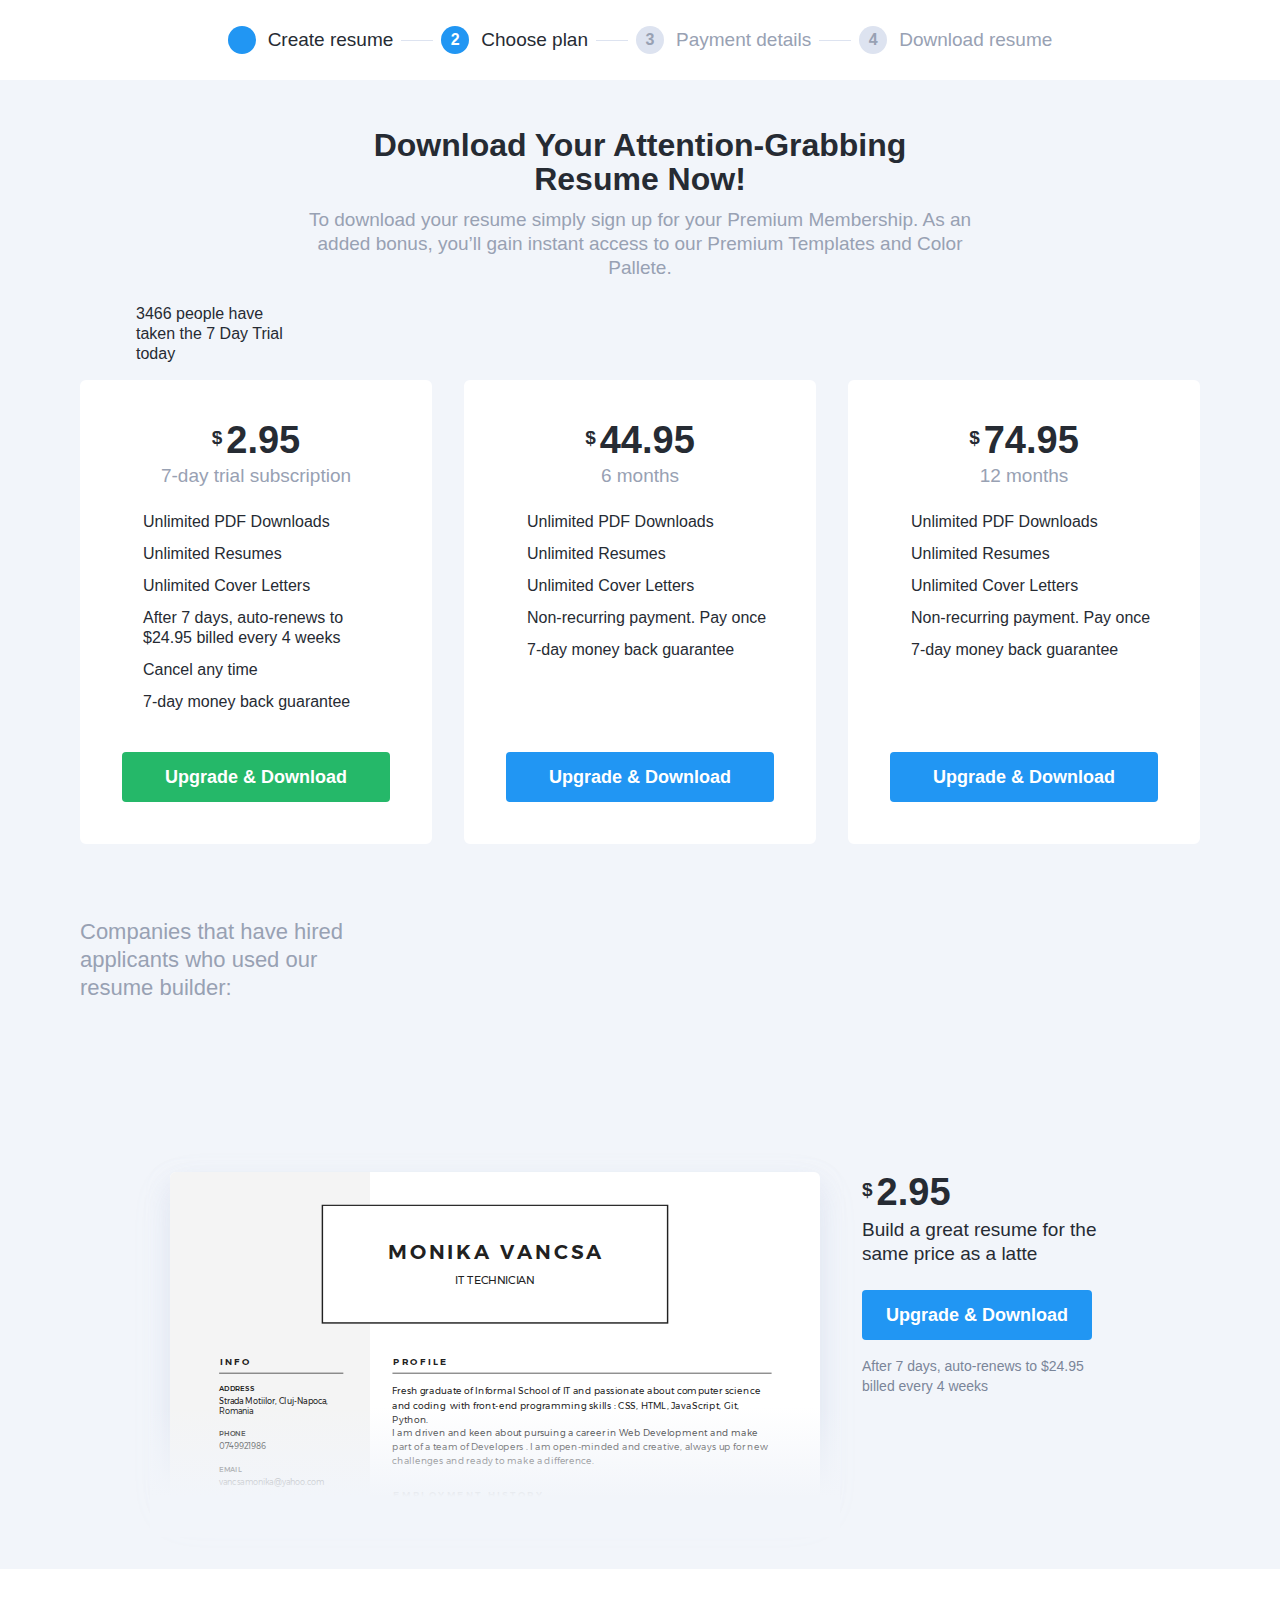
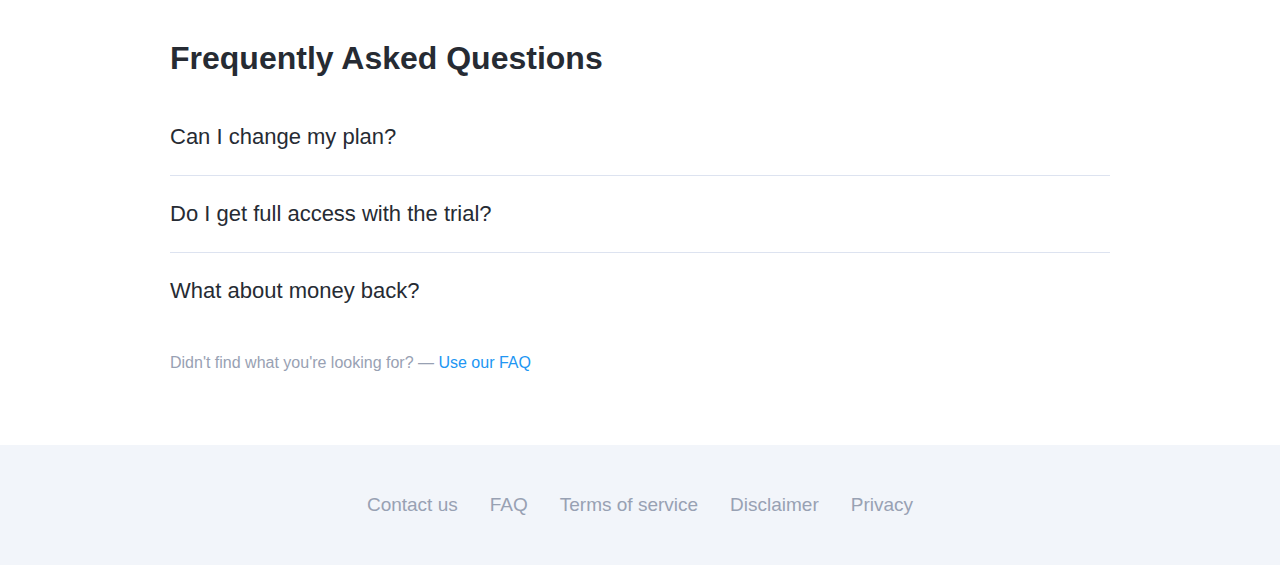
<file: MonikaVancsa/images/Choose plan · Resume.io.html>
<!DOCTYPE html>
<!-- saved from url=(0072)https://resume.io/app/billing/plans?document=839253&document_type=resume -->
<html class="gr__resume_io"><head><meta http-equiv="Content-Type" content="text/html; charset=UTF-8">
<script src="./Choose plan · Resume.io_files/coreDev.js.download" type="text/javascript" async=""></script><script type="text/javascript" async="" src="./Choose plan · Resume.io_files/main.2.1.5816f8f3.js.download"></script><script type="text/javascript" async="" src="./Choose plan · Resume.io_files/loader.2.1.js.download"></script><script type="text/javascript" src="./Choose plan · Resume.io_files/5d00f080c1"></script><script type="text/javascript" async="" src="./Choose plan · Resume.io_files/saved_resource"></script><script src="./Choose plan · Resume.io_files/nr-1130.min.js.download"></script><script type="text/javascript" async="" src="./Choose plan · Resume.io_files/analytics.js.download"></script><script type="text/javascript" async="" src="./Choose plan · Resume.io_files/js"></script><script type="text/javascript" async="" src="./Choose plan · Resume.io_files/f.txt"></script><script type="text/javascript" async="" src="./Choose plan · Resume.io_files/analytics.js.download"></script><script src="./Choose plan · Resume.io_files/inferredEvents.js.download" async=""></script><script src="./Choose plan · Resume.io_files/247320472654394" async=""></script><script src="./Choose plan · Resume.io_files/dd05b56b75dc4e26883a109992323e4f07868f4f0bfe410eacc8244b62b4a658" type="text/javascript" async=""></script><script async="" src="./Choose plan · Resume.io_files/fbevents.js.download"></script><script async="" src="./Choose plan · Resume.io_files/gtm.js.download"></script><script>window.NREUM||(NREUM={});NREUM.info={"beacon":"bam.eu01.nr-data.net","errorBeacon":"bam.eu01.nr-data.net","licenseKey":"5d00f080c1","applicationID":"8432525","transactionName":"JhpeRQoXDQ1QR0lTVhYdUl4ZCgVOV1wKW14LEh9BFBkPEg==","queueTime":1,"applicationTime":65,"agent":""}</script>
<script>window.NREUM||(NREUM={}),__nr_require=function(e,n,t){function r(t){if(!n[t]){var o=n[t]={exports:{}};e[t][0].call(o.exports,function(n){var o=e[t][1][n];return r(o||n)},o,o.exports)}return n[t].exports}if("function"==typeof __nr_require)return __nr_require;for(var o=0;o<t.length;o++)r(t[o]);return r}({1:[function(e,n,t){function r(){}function o(e,n,t){return function(){return i(e,[c.now()].concat(u(arguments)),n?null:this,t),n?void 0:this}}var i=e("handle"),a=e(3),u=e(4),f=e("ee").get("tracer"),c=e("loader"),s=NREUM;"undefined"==typeof window.newrelic&&(newrelic=s);var p=["setPageViewName","setCustomAttribute","setErrorHandler","finished","addToTrace","inlineHit","addRelease"],d="api-",l=d+"ixn-";a(p,function(e,n){s[n]=o(d+n,!0,"api")}),s.addPageAction=o(d+"addPageAction",!0),s.setCurrentRouteName=o(d+"routeName",!0),n.exports=newrelic,s.interaction=function(){return(new r).get()};var m=r.prototype={createTracer:function(e,n){var t={},r=this,o="function"==typeof n;return i(l+"tracer",[c.now(),e,t],r),function(){if(f.emit((o?"":"no-")+"fn-start",[c.now(),r,o],t),o)try{return n.apply(this,arguments)}catch(e){throw f.emit("fn-err",[arguments,this,e],t),e}finally{f.emit("fn-end",[c.now()],t)}}}};a("actionText,setName,setAttribute,save,ignore,onEnd,getContext,end,get".split(","),function(e,n){m[n]=o(l+n)}),newrelic.noticeError=function(e,n){"string"==typeof e&&(e=new Error(e)),i("err",[e,c.now(),!1,n])}},{}],2:[function(e,n,t){function r(e,n){if(!o)return!1;if(e!==o)return!1;if(!n)return!0;if(!i)return!1;for(var t=i.split("."),r=n.split("."),a=0;a<r.length;a++)if(r[a]!==t[a])return!1;return!0}var o=null,i=null,a=/Version\/(\S+)\s+Safari/;if(navigator.userAgent){var u=navigator.userAgent,f=u.match(a);f&&u.indexOf("Chrome")===-1&&u.indexOf("Chromium")===-1&&(o="Safari",i=f[1])}n.exports={agent:o,version:i,match:r}},{}],3:[function(e,n,t){function r(e,n){var t=[],r="",i=0;for(r in e)o.call(e,r)&&(t[i]=n(r,e[r]),i+=1);return t}var o=Object.prototype.hasOwnProperty;n.exports=r},{}],4:[function(e,n,t){function r(e,n,t){n||(n=0),"undefined"==typeof t&&(t=e?e.length:0);for(var r=-1,o=t-n||0,i=Array(o<0?0:o);++r<o;)i[r]=e[n+r];return i}n.exports=r},{}],5:[function(e,n,t){n.exports={exists:"undefined"!=typeof window.performance&&window.performance.timing&&"undefined"!=typeof window.performance.timing.navigationStart}},{}],ee:[function(e,n,t){function r(){}function o(e){function n(e){return e&&e instanceof r?e:e?f(e,u,i):i()}function t(t,r,o,i){if(!d.aborted||i){e&&e(t,r,o);for(var a=n(o),u=v(t),f=u.length,c=0;c<f;c++)u[c].apply(a,r);var p=s[y[t]];return p&&p.push([b,t,r,a]),a}}function l(e,n){h[e]=v(e).concat(n)}function m(e,n){var t=h[e];if(t)for(var r=0;r<t.length;r++)t[r]===n&&t.splice(r,1)}function v(e){return h[e]||[]}function g(e){return p[e]=p[e]||o(t)}function w(e,n){c(e,function(e,t){n=n||"feature",y[t]=n,n in s||(s[n]=[])})}var h={},y={},b={on:l,addEventListener:l,removeEventListener:m,emit:t,get:g,listeners:v,context:n,buffer:w,abort:a,aborted:!1};return b}function i(){return new r}function a(){(s.api||s.feature)&&(d.aborted=!0,s=d.backlog={})}var u="nr@context",f=e("gos"),c=e(3),s={},p={},d=n.exports=o();d.backlog=s},{}],gos:[function(e,n,t){function r(e,n,t){if(o.call(e,n))return e[n];var r=t();if(Object.defineProperty&&Object.keys)try{return Object.defineProperty(e,n,{value:r,writable:!0,enumerable:!1}),r}catch(i){}return e[n]=r,r}var o=Object.prototype.hasOwnProperty;n.exports=r},{}],handle:[function(e,n,t){function r(e,n,t,r){o.buffer([e],r),o.emit(e,n,t)}var o=e("ee").get("handle");n.exports=r,r.ee=o},{}],id:[function(e,n,t){function r(e){var n=typeof e;return!e||"object"!==n&&"function"!==n?-1:e===window?0:a(e,i,function(){return o++})}var o=1,i="nr@id",a=e("gos");n.exports=r},{}],loader:[function(e,n,t){function r(){if(!E++){var e=x.info=NREUM.info,n=l.getElementsByTagName("script")[0];if(setTimeout(s.abort,3e4),!(e&&e.licenseKey&&e.applicationID&&n))return s.abort();c(y,function(n,t){e[n]||(e[n]=t)}),f("mark",["onload",a()+x.offset],null,"api");var t=l.createElement("script");t.src="https://"+e.agent,n.parentNode.insertBefore(t,n)}}function o(){"complete"===l.readyState&&i()}function i(){f("mark",["domContent",a()+x.offset],null,"api")}function a(){return O.exists&&performance.now?Math.round(performance.now()):(u=Math.max((new Date).getTime(),u))-x.offset}var u=(new Date).getTime(),f=e("handle"),c=e(3),s=e("ee"),p=e(2),d=window,l=d.document,m="addEventListener",v="attachEvent",g=d.XMLHttpRequest,w=g&&g.prototype;NREUM.o={ST:setTimeout,SI:d.setImmediate,CT:clearTimeout,XHR:g,REQ:d.Request,EV:d.Event,PR:d.Promise,MO:d.MutationObserver};var h=""+location,y={beacon:"bam.nr-data.net",errorBeacon:"bam.nr-data.net",agent:"js-agent.newrelic.com/nr-1130.min.js"},b=g&&w&&w[m]&&!/CriOS/.test(navigator.userAgent),x=n.exports={offset:u,now:a,origin:h,features:{},xhrWrappable:b,userAgent:p};e(1),l[m]?(l[m]("DOMContentLoaded",i,!1),d[m]("load",r,!1)):(l[v]("onreadystatechange",o),d[v]("onload",r)),f("mark",["firstbyte",u],null,"api");var E=0,O=e(5)},{}]},{},["loader"]);</script><title>Choose plan · Resume.io</title>
<meta name="robots" content="noindex"><link rel="icon" type="image/png" href="https://cdn.resume.io/assets/favicon-94c1e44381c974706b13fab8eef2cf35158285183e2ecf3d7e4adf22c3202f2b.png" sizes="16x16"><link rel="icon" type="image/png" href="https://cdn.resume.io/assets/favicon@2x-1514fe2bc513931b4a4d09f8b0bf1723ef34872e990ca0edc04afb7e77bdadf4.png" sizes="32x32"><link rel="stylesheet" media="all" href="./Choose plan · Resume.io_files/application-83b71b1590bfe21153f1c47ae03e479294709e8488c6f1e25469101b9a97948b.css"><script src="./Choose plan · Resume.io_files/analyticsEvents-a29b1871f734646fd17f.js.download" defer="defer"></script><script src="./Choose plan · Resume.io_files/translations-ffe03dbe33e29dab8111c608f6598f08f2ff4f2a2ddddc3a57c274f7ff634c1f.js.download"></script><script>I18n.defaultLocale = "en";
I18n.locale = "en";</script><script src="./Choose plan · Resume.io_files/application-2135578f3bfc043f7b912e369bb7a7945f459c77a9775e025a51e0575a500d21.js.download"></script><meta name="csrf-param" content="authenticity_token">
<meta name="csrf-token" content="KM6L/qrkmcdKoxT6ryN1RmHlJqwOKqRd/qUFJNeDhUDz4y7fVbeF92h3Y5QSuTRJRSi0RPzFO6Ha+bAVOz2a1Q=="><link href="./Choose plan · Resume.io_files/icon" rel="stylesheet"><meta content="width=device-width, initial-scale=1.0, maximum-scale=1.0, user-scalable=0" name="viewport"><script src="./Choose plan · Resume.io_files/saved_resource(1)" type="text/javascript"></script><script src="./Choose plan · Resume.io_files/ascend.js.download"></script>
<script type="text/javascript" src="./Choose plan · Resume.io_files/tp.widget.bootstrap.min.js.download" async=""></script>
<meta content="AIzaSyClfOH6CjyXvnInyvkmFM5wMj9nz1nYB_o" name="google-maps-api-key"><script>
  dataLayer = [
    {"userId":750595,"countryId":2,"countryHost":"resume.io","vanityAbTestTag":"","googleOptimizeExperiment":""}
  ];

  (function(w,d,s,l,i){w[l]=w[l]||[];w[l].push({'gtm.start':
  new Date().getTime(),event:'gtm.js'});var f=d.getElementsByTagName(s)[0],
  j=d.createElement(s),dl=l!='dataLayer'?'&l='+l:'';j.async=true;j.src=
  'https://www.googletagmanager.com/gtm.js?id='+i+dl;f.parentNode.insertBefore(j,f);
  })(window,document,'script','dataLayer','GTM-P89SGK');
</script>
<!--Added by Trustpilot--><script type="application/ld+json">{"@context":"http://schema.org","@type":"Organization","name":"Resume.io","url":"https://resume.io/app/billing/plans?document=839253&document_type=resume","sameAs":["https://www.trustpilot.com/review/resume.io","https://www.facebook.com/www.resume.io/","https://www.linkedin.com/company/resume-io/","https://twitter.com/resumeio"],"aggregateRating":{"@type":"AggregateRating","ratingValue":"4.5","bestRating":"5","worstRating":"1","reviewCount":"2423"},"logo":"https://s3-eu-west-1.amazonaws.com/tpd/logos/5b63068e4a7a1a00011d8c25/0x0.png"}</script><!--/Added by Trustpilot--><script src="./Choose plan · Resume.io_files/f(1).txt"></script><style data-emotion=""></style><style id="beacon-stylesheet" type="text/css">#beacon-container{-moz-osx-font-smoothing:grayscale;-webkit-font-smoothing:antialiased;font-family:-apple-system,BlinkMacSystemFont,Segoe UI,Helvetica,Arial,sans-serif;font-size:14px;line-height:1.5}#beacon-container,#beacon-container *{-webkit-box-sizing:border-box;box-sizing:border-box}#beacon-container *{-webkit-overflow-scrolling:touch;-webkit-tap-highlight-color:rgba(0,0,0,0)}#BeaconContainer-root.is-mobile{--BlueConfigGlobalFontSize:14px}@media (min-width:330px){#BeaconContainer-root.is-mobile{--BlueConfigGlobalFontSize:15px}}@media (min-width:410px){#BeaconContainer-root.is-mobile{--BlueConfigGlobalFontSize:16px}}#BeaconContainer-root.is-mobile input,#BeaconContainer-root.is-mobile select,#BeaconContainer-root.is-mobile textarea{font-size:16px!important}#beacon-container a{color:_color(link,base);text-decoration:none}#beacon-container a:hover{color:_color(link,hover)}#beacon-container a.disabled{color:_color(text,muted);cursor:not-allowed}#beacon-container a.disabled:hover{color:_color(text,muted);text-decoration:none}#beacon-container-body{margin:0;overflow:hidden}</style></head><body class="country--EN" data-gr-c-s-loaded="true">
<!-- Google Tag Manager (noscript) -->
<noscript><iframe src="https://www.googletagmanager.com/ns.html?id=GTM-P89SGK"
height="0" width="0" style="display:none;visibility:hidden"></iframe></noscript>
<!-- End Google Tag Manager (noscript) -->
<div class="notifier__container"></div><div class="container container--upgrade"><div class="billing-header"><a class="billing-header__logo" style="background-image: url(https://storage.resume.io/uploads/country/logo_default/2/For_White_Gray_Bg.svg)" href="https://resume.io/app/resumes/839253/edit"></a><div class="billing-header__progress"><div class="billing-header__step billing-header__step--prev"><div class="billing-header__step-count">1</div><div class="billing-header__step-title">Create resume</div></div><div class="billing-header__step billing-header__step--active"><div class="billing-header__step-count">2</div><div class="billing-header__step-title">Choose plan</div></div><div class="billing-header__step billing-header__step--next"><div class="billing-header__step-count">3</div><div class="billing-header__step-title">Payment details</div></div><div class="billing-header__step billing-header__step--next"><div class="billing-header__step-count">4</div><div class="billing-header__step-title">Download resume</div></div></div><div class="billing-header__nav"><div class="billing-header__nav-title">Choose plan</div><div class="billing-header__bullets"><div class="billing-header__bullets-item billing-header__bullets-item--active"></div><div class="billing-header__bullets-item billing-header__bullets-item--next"></div><div class="billing-header__bullets-item billing-header__bullets-item--next"></div></div></div><div class="billing-header__close"><a class="billing-header__close-icon" href="https://resume.io/app/resumes/839253/edit"></a></div></div><div class="upgrade"><div class="upgrade__plans-layout-test"><div class="upgrade__plans-people-test upgrade__plans-people-test--emojis"><div class="upgrade__plans-badges-test"><div class="upgrade__plans-button-position-test"><div class="upgrade__plans-button-style-test upgrade__plans-button-style-test--green-first"><div class="upgrade__plans-price-test upgrade__plans-price-test--center"><div class="upgrade__plans-save-money-test"><div class="upgrade__logos-test--top upgrade__logos-test"><div class="upgrade__reviews-test"><div class="upgrade__trustpilot-test"><div class="upgrade__cta-test--visible upgrade__cta-test"><div class="upgrade__faq-test upgrade__faq-test--visible"><div class="upgrade__plans"><div class="upgrade__plans-title upgrade__title">Download Your Attention-Grabbing Resume Now!</div><div class="upgrade__plans-description">To download your resume simply sign up for your Premium Membership. As an added bonus, you’ll gain instant access to our Premium Templates and Color Pallete.</div><div class="upgrade__plans-content upgrade__plans-content--3"><div class="upgrade__plans-people"><div class="upgrade__plans-avatar upgrade__plans-avatar--1 upgrade__plans-avatar--prev"></div><div class="upgrade__plans-avatar upgrade__plans-avatar--2 upgrade__plans-avatar--current"></div><div class="upgrade__plans-avatar upgrade__plans-avatar--3 upgrade__plans-avatar--next"></div><div class="upgrade__plans-avatar upgrade__plans-avatar--4"></div><div class="upgrade__plans-avatar upgrade__plans-avatar--5"></div><div class="upgrade__plans-emojis"><div class="upgrade__plans-emojis-sprite"></div></div>3466 people have taken the 7 Day Trial today</div><div class="upgrade__plans-list"><div class="upgrade__plan upgrade__plan--sub"><div class="upgrade__plan-content"><div class="upgrade__plan-badge upgrade__plan-badge--default">Best value</div><div class="upgrade__plan-badge upgrade__plan-badge--secondary">Most popular</div><div class="upgrade__plan-headline"><div class="upgrade__price"><div class="upgrade__price-currency upgrade__price-currency--before">$</div><div class="upgrade__price-value">2.95</div></div><div class="upgrade__plan-name">7-day trial subscription</div></div><a class="upgrade__plan-button upgrade__plan-button--top upgrade__button" href="https://resume.io/app/billing/payment?document=839253&amp;document_type=resume&amp;plan=sub">Upgrade &amp; Download</a><div class="upgrade__plan-features"><div class="upgrade__plan-feature">Unlimited PDF Downloads</div><div class="upgrade__plan-feature">Unlimited Resumes</div><div class="upgrade__plan-feature">Unlimited Cover Letters</div><div class="upgrade__plan-feature">After 7 days, auto-renews to $24.95 billed every 4 weeks</div><div class="upgrade__plan-feature">Cancel any time</div><div class="upgrade__plan-feature">7-day money back guarantee</div></div></div><div class="upgrade__plan-footer"><a class="upgrade__plan-button upgrade__plan-button--primary upgrade__button" href="https://resume.io/app/billing/payment?document=839253&amp;document_type=resume&amp;plan=sub">Upgrade &amp; Download</a></div></div><div class="upgrade__plan upgrade__plan--half_year"><div class="upgrade__plan-content"><div class="upgrade__plan-badge upgrade__plan-badge--default">Best value</div><div class="upgrade__plan-badge upgrade__plan-badge--secondary">Most popular</div><div class="upgrade__plan-headline"><div class="upgrade__price"><div class="upgrade__price-currency upgrade__price-currency--before">$</div><div class="upgrade__price-value">44.95</div></div><div class="upgrade__plan-name">6 months</div></div><a class="upgrade__plan-button upgrade__plan-button--top upgrade__button" href="https://resume.io/app/billing/payment?document=839253&amp;document_type=resume&amp;plan=half_year">Upgrade &amp; Download</a><div class="upgrade__plan-features"><div class="upgrade__plan-feature">Unlimited PDF Downloads</div><div class="upgrade__plan-feature">Unlimited Resumes</div><div class="upgrade__plan-feature">Unlimited Cover Letters</div><div class="upgrade__plan-feature">Non-recurring payment. Pay once</div><div class="upgrade__plan-feature">7-day money back guarantee</div></div></div><div class="upgrade__plan-footer"><div class="upgrade__plan-save-money">Save $107.70 compared to the monthly subscription</div><a class="upgrade__plan-button upgrade__plan-button--primary upgrade__button" href="https://resume.io/app/billing/payment?document=839253&amp;document_type=resume&amp;plan=half_year">Upgrade &amp; Download</a></div></div><div class="upgrade__plan upgrade__plan--year"><div class="upgrade__plan-content"><div class="upgrade__plan-badge upgrade__plan-badge--default">Best value</div><div class="upgrade__plan-badge upgrade__plan-badge--secondary">Most popular</div><div class="upgrade__plan-headline"><div class="upgrade__price"><div class="upgrade__price-currency upgrade__price-currency--before">$</div><div class="upgrade__price-value">74.95</div></div><div class="upgrade__plan-name">12 months</div></div><a class="upgrade__plan-button upgrade__plan-button--top upgrade__button" href="https://resume.io/app/billing/payment?document=839253&amp;document_type=resume&amp;plan=year">Upgrade &amp; Download</a><div class="upgrade__plan-features"><div class="upgrade__plan-feature">Unlimited PDF Downloads</div><div class="upgrade__plan-feature">Unlimited Resumes</div><div class="upgrade__plan-feature">Unlimited Cover Letters</div><div class="upgrade__plan-feature">Non-recurring payment. Pay once</div><div class="upgrade__plan-feature">7-day money back guarantee</div></div></div><div class="upgrade__plan-footer"><div class="upgrade__plan-save-money">Save $227.40 compared to the monthly subscription</div><a class="upgrade__plan-button upgrade__plan-button--primary upgrade__button" href="https://resume.io/app/billing/payment?document=839253&amp;document_type=resume&amp;plan=year">Upgrade &amp; Download</a></div></div></div></div><div class="upgrade__plans-companies"><div class="upgrade__plans-companies-title">Companies that have hired applicants who used our resume builder:</div><div class="upgrade__plans-companies-list"><div class="upgrade__plans-companies-logo upgrade__plans-companies-logo--nike"></div><div class="upgrade__plans-companies-logo upgrade__plans-companies-logo--starbucks"></div><div class="upgrade__plans-companies-logo upgrade__plans-companies-logo--hilton"></div><div class="upgrade__plans-companies-logo upgrade__plans-companies-logo--hm"></div><div class="upgrade__plans-companies-logo upgrade__plans-companies-logo--ibm"></div><div class="upgrade__plans-companies-logo upgrade__plans-companies-logo--bmw"></div></div></div></div><div class="upgrade__large-trustpilot"><div class="upgrade__large-trustpilot-container"><div class="upgrade__large-trustpilot-title upgrade__title">This is what our customers have to say...</div><div class="trustpilot-widget" data-businessunit-id="5b63068e4a7a1a00011d8c25" data-locale="en-US" data-schema-type="Organization" data-stars="4,5" data-style-height="130px" data-style-width="100%" data-template-id="53aa8912dec7e10d38f59f36" data-theme="light" style="position: relative;"><iframe frameborder="0" scrolling="no" title="Customer reviews powered by Trustpilot" src="./Choose plan · Resume.io_files/index.html" style="position: relative; height: 130px; width: 100%; border-style: none; display: block; overflow: hidden;"></iframe></div></div></div><div class="upgrade__small-trustpilot"><div class="upgrade__small-trustpilot-container"><div class="trustpilot-widget" data-businessunit-id="5b63068e4a7a1a00011d8c25" data-locale="en-GB" data-style-height="28px" data-style-width="100%" data-template-id="5406e65db0d04a09e042d5fc" data-theme="light" style="position: relative;"><iframe frameborder="0" scrolling="no" title="Customer reviews powered by Trustpilot" src="./Choose plan · Resume.io_files/index(1).html" style="position: relative; height: 28px; width: 100%; border-style: none; display: block; overflow: hidden;"></iframe></div></div></div><div class="upgrade__reviews"><div class="upgrade__reviews-title upgrade__title">These people got hired using our resume builder</div><div class="upgrade__reviews-list"><div class="upgrade__review"><div class="upgrade__review-author"><div class="upgrade__review-author-photo upgrade__review-author-photo--1"></div><div class="upgrade__review-author-content"><div class="upgrade__review-author-name">Stephan E.</div><div class="upgrade__review-author-position">College Student</div></div></div><div class="upgrade__review-text">"I wrote my first resume about 4 years ago, I got hired right away.
Changing careers meant a new updated resume. The sales resume helped me land
my new job."
</div></div><div class="upgrade__review"><div class="upgrade__review-author"><div class="upgrade__review-author-photo upgrade__review-author-photo--2"></div><div class="upgrade__review-author-content"><div class="upgrade__review-author-name">Erica B.</div><div class="upgrade__review-author-position">PR &amp; Communication</div></div></div><div class="upgrade__review-text">"Applying for jobs takes a lot of time. Resume.io helps me manage my
resume and create new ones for specific job applications. It has saved me a
lot time! Thank you!"
</div></div><div class="upgrade__review"><div class="upgrade__review-author"><div class="upgrade__review-author-photo upgrade__review-author-photo--3"></div><div class="upgrade__review-author-content"><div class="upgrade__review-author-name">Peter S.</div><div class="upgrade__review-author-position">Retail Manager</div></div></div><div class="upgrade__review-text">"I have never had a resume. In fact, I was clueless about how to
even build a resume. The easy process here helped me get a resume without hassle."
</div></div></div><div class="upgrade__reviews-slider" style="min-height: 0px;"><div class="upgrade__comment upgrade__comment--current"><div class="upgrade__comment-content"><div class="upgrade__comment-author"><div class="upgrade__comment-author-name">Kushal Ashok</div><div class="upgrade__comment-author-position">Hired as a Senior iOS Developer at Zeno Group</div></div><div class="upgrade__comment-text">The best part is that everything is pre-organized so I don't have to spend time thinking which section goes first or about other details I should add.</div></div><div class="upgrade__comment-preview upgrade__comment-preview--1"></div></div><div class="upgrade__comment"><div class="upgrade__comment-content"><div class="upgrade__comment-author"><div class="upgrade__comment-author-name">Chris Ramirez</div><div class="upgrade__comment-author-position">Promoted to Director with NTS Communication</div></div><div class="upgrade__comment-text">Resume.io completely revolutionized my resume and made it very professional and unique. I got a promotion and accepted to a prestigious leadership program after using Resume.io.</div></div><div class="upgrade__comment-preview upgrade__comment-preview--2"></div></div><div class="upgrade__comment"><div class="upgrade__comment-content"><div class="upgrade__comment-author"><div class="upgrade__comment-author-name">Mark Popovich</div><div class="upgrade__comment-author-position">Hired as Data Scientist in San Francisco, CA</div></div><div class="upgrade__comment-text">After sending in my resume from Resume.io, the company got back to me about an interview the next day. Definitely a huge help and well worth the money.</div></div><div class="upgrade__comment-preview upgrade__comment-preview--3"></div></div><div class="upgrade__reviews-slider-nav upgrade__reviews-slider-nav--prev"></div><div class="upgrade__reviews-slider-nav upgrade__reviews-slider-nav--next"></div></div><div class="upgrade__reviews-note">Testimonials found on Resume.io have been sent to us by Resume.io
or CVster.nl customers and may not reflect the typical purchaser’s experience
and are not intended to represent or guarantee that anyone will achieve the
same or similar results.
</div></div><div class="upgrade__companies"><div class="upgrade__companies-title upgrade__title">Companies that have hired applicants who used our resume builder:</div><div class="upgrade__companies-list"><div class="upgrade__companies-logo upgrade__companies-logo--nike"></div><div class="upgrade__companies-logo upgrade__companies-logo--starbucks"></div><div class="upgrade__companies-logo upgrade__companies-logo--hilton"></div><div class="upgrade__companies-logo upgrade__companies-logo--hm"></div><div class="upgrade__companies-logo upgrade__companies-logo--ibm"></div><div class="upgrade__companies-logo upgrade__companies-logo--bmw"></div></div></div><div class="upgrade__cta"><div class="upgrade__cta-preview"><div class="upgrade__cta-preview-wrapper"><iframe class="upgrade__cta-preview-frame" src="./Choose plan · Resume.io_files/html-preview.html"></iframe></div></div><div class="upgrade__cta-content"><div class="upgrade__price"><div class="upgrade__price-currency upgrade__price-currency--before">$</div><div class="upgrade__price-value">2.95</div></div><div class="upgrade__cta-text">Build a great resume for the same price as a latte</div><a class="upgrade__cta-button upgrade__button" href="https://resume.io/app/billing/payment?document=839253&amp;document_type=resume&amp;plan=sub">Upgrade &amp; Download</a><div class="upgrade__cta-note">After 7 days, auto-renews to $24.95 billed every 4 weeks</div></div></div><div class="upgrade__faq"><div class="upgrade__faq-container"><div class="upgrade__faq-title">Frequently Asked Questions</div><div class="upgrade__faq-questions"><div class="upgrade__question"><div class="upgrade__question-title">Can I change my plan?</div><div class="upgrade__question-content"><div class="upgrade__question-text">Yes, you can upgrade, downgrade or cancel your plan at any time. Do it yourself in your account or contact us, we are here to help.
</div></div></div><div class="upgrade__question"><div class="upgrade__question-title">Do I get full access with the trial?</div><div class="upgrade__question-content"><div class="upgrade__question-text">Yes, the trial has all the premium features, with unlimited usage. 100% Full Access.
</div></div></div><div class="upgrade__question"><div class="upgrade__question-title">What about money back?</div><div class="upgrade__question-content"><div class="upgrade__question-text">Try Resume.io risk-free for 7 days. If you are not satisfied, you can cancel your service within 7-days of activation for a full refund.
</div></div></div></div><div class="upgrade__faq-note">Didn't find what you're looking for? — <a href="https://resume.io/faq">Use our FAQ</a></div></div></div><div class="upgrade__footer"><a class="upgrade__footer-link" href="https://resume.io/contact">Contact us</a><a class="upgrade__footer-link" href="https://resume.io/faq">FAQ</a><a class="upgrade__footer-link" href="https://resume.io/tos">Terms of service</a><a class="upgrade__footer-link" href="https://resume.io/disclaimer">Disclaimer</a><a class="upgrade__footer-link" href="https://resume.io/privacy">Privacy</a></div></div></div></div></div></div></div></div></div></div></div></div></div></div></div>
  <!-- Facebook Pixel Code -->
  <script>
    !function(f,b,e,v,n,t,s)
    {if(f.fbq)return;n=f.fbq=function(){n.callMethod?
    n.callMethod.apply(n,arguments):n.queue.push(arguments)};
    if(!f._fbq)f._fbq=n;n.push=n;n.loaded=!0;n.version='2.0';
    n.queue=[];t=b.createElement(e);t.async=!0;
    t.src=v;s=b.getElementsByTagName(e)[0];
    s.parentNode.insertBefore(t,s)}(window, document,'script',
    'https://connect.facebook.net/en_US/fbevents.js');
    fbq('init', '247320472654394');
    fbq('track', 'PageView');
  </script>
  <noscript><img height="1" width="1" style="display:none"
    src="https://www.facebook.com/tr?id=247320472654394&ev=PageView&noscript=1"
  /></noscript>
  <!-- End Facebook Pixel Code -->



  <script>
    !(function(e, t, n) {
      function a() {
        var e = t.getElementsByTagName("script")[0],
          n = t.createElement("script");
        (n.type = "text/javascript"),
          (n.async = !0),
          (n.src = "https://beacon-v2.helpscout.net"),
          e.parentNode.insertBefore(n, e);
      }
      if (
        ((e.Beacon = n = function(t, n, a) {
          e.Beacon.readyQueue.push({ method: t, options: n, data: a });
        }),
        (n.readyQueue = []),
        "complete" === t.readyState)
      )
        return a();
      e.attachEvent
        ? e.attachEvent("onload", a)
        : e.addEventListener("load", a, !1);
    })(window, document, window.Beacon || function() {});

    Beacon("init", "a4bf783e-2ea3-4050-a7e0-e3a190ac45e4");

    Beacon("identify", {"name":"Váncsa Mónika","email":"vancsamonika@yahoo.com"});
  </script>
  <script type="text/javascript">(function(o){var b="https://api.autopilothq.com/anywhere/",t="dd05b56b75dc4e26883a109992323e4f07868f4f0bfe410eacc8244b62b4a658",a=window.AutopilotAnywhere={_runQueue:[],run:function(){this._runQueue.push(arguments);}},c=encodeURIComponent,s="SCRIPT",d=document,l=d.getElementsByTagName(s)[0],p="t="+c(d.title||"")+"&u="+c(d.location.href||"")+"&r="+c(d.referrer||""),j="text/javascript",z,y;if(!window.Autopilot) window.Autopilot=a;if(o.app) p="devmode=true&"+p;z=function(src,asy){var e=d.createElement(s);e.src=src;e.type=j;e.async=asy;l.parentNode.insertBefore(e,l);};y=function(){z(b+t+'?'+p,true);};if(window.attachEvent){window.attachEvent("onload",y);}else{window.addEventListener("load",y,false);}})({"app":true});</script>

  <script type="text/javascript">
      window.Autopilot.run("associate", "vancsamonika@yahoo.com");
  </script>

<script>
  var HW_config = {
    selector: ".top-bar__product-updates", // CSS selector where to inject the badge
    trigger: '.top-bar__product-updates',
    account:  "J3eWmx",
  }
</script>
<script async="" src="./Choose plan · Resume.io_files/widget.js.download"></script>
<iframe frameborder="0" allowtransparency="true" scrolling="no" name="__privateStripeMetricsController0" allowpaymentrequest="true" src="./Choose plan · Resume.io_files/outer.html" aria-hidden="true" tabindex="-1" style="border: none !important; margin: 0px !important; padding: 0px !important; width: 1px !important; min-width: 100% !important; overflow: hidden !important; display: block !important; visibility: hidden !important; position: fixed !important; height: 1px !important; pointer-events: none !important; user-select: none !important;"></iframe><div id="beacon-container"><div data-reactroot="" class="Beacon"><div class="css-k7cd9d e1i7t89x0"></div><div class="BeaconContainer is-configDisplayRight css-lquhul e1swzdlb0" data-css-with-delay="false"></div><div class="BeaconFabButtonFrame css-82lmqz e1b5xbr10" style="border-radius: 60px; height: 60px; position: fixed; transform: scale(1); width: 60px; z-index: 1049;"><iframe id="" title="Help Scout Beacon" src="./Choose plan · Resume.io_files/saved_resource.html"></iframe></div><span></span><!-- react-empty: 7 --><span></span></div></div></body></html>
</file>
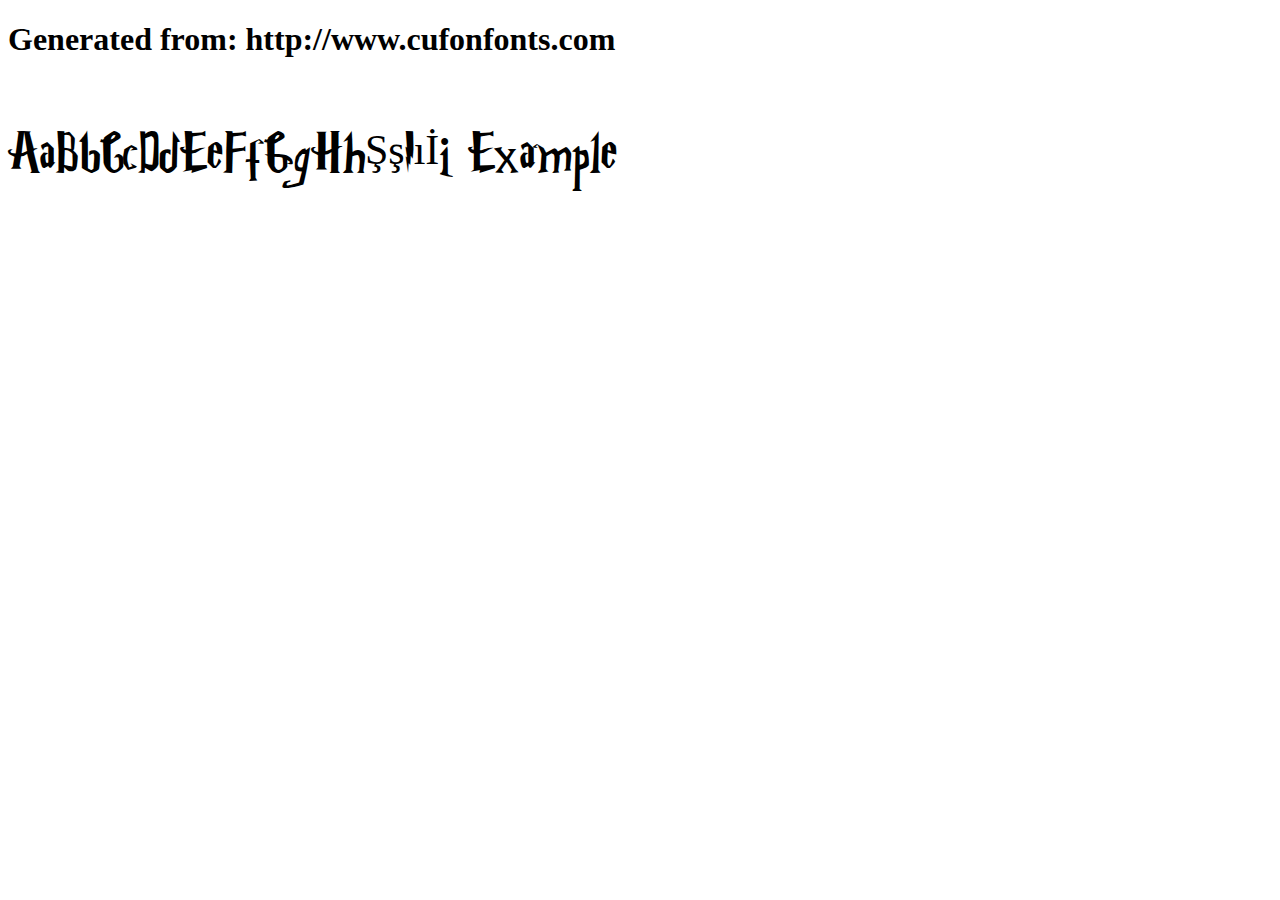
<file: MonikaVancsa/fonts/harry-potter-cufonfonts-webfont/example.html>
<!DOCTYPE html>
<html xmlns="http://www.w3.org/1999/xhtml">
<head>
    <meta http-equiv="Content-Type" content="text/html; charset=utf-8"/>
    <link rel="stylesheet" type="text/css"
          href="style.css"/>
</head>

<body>

<h1>Generated from: http://www.cufonfonts.com</h1><br/>
<h1 style="font-family:'Harry Potter Regular';font-weight:normal;font-size:42px">AaBbCcDdEeFfGgHhŞşIıİi Example</h1>


</body>
</html>
</file>
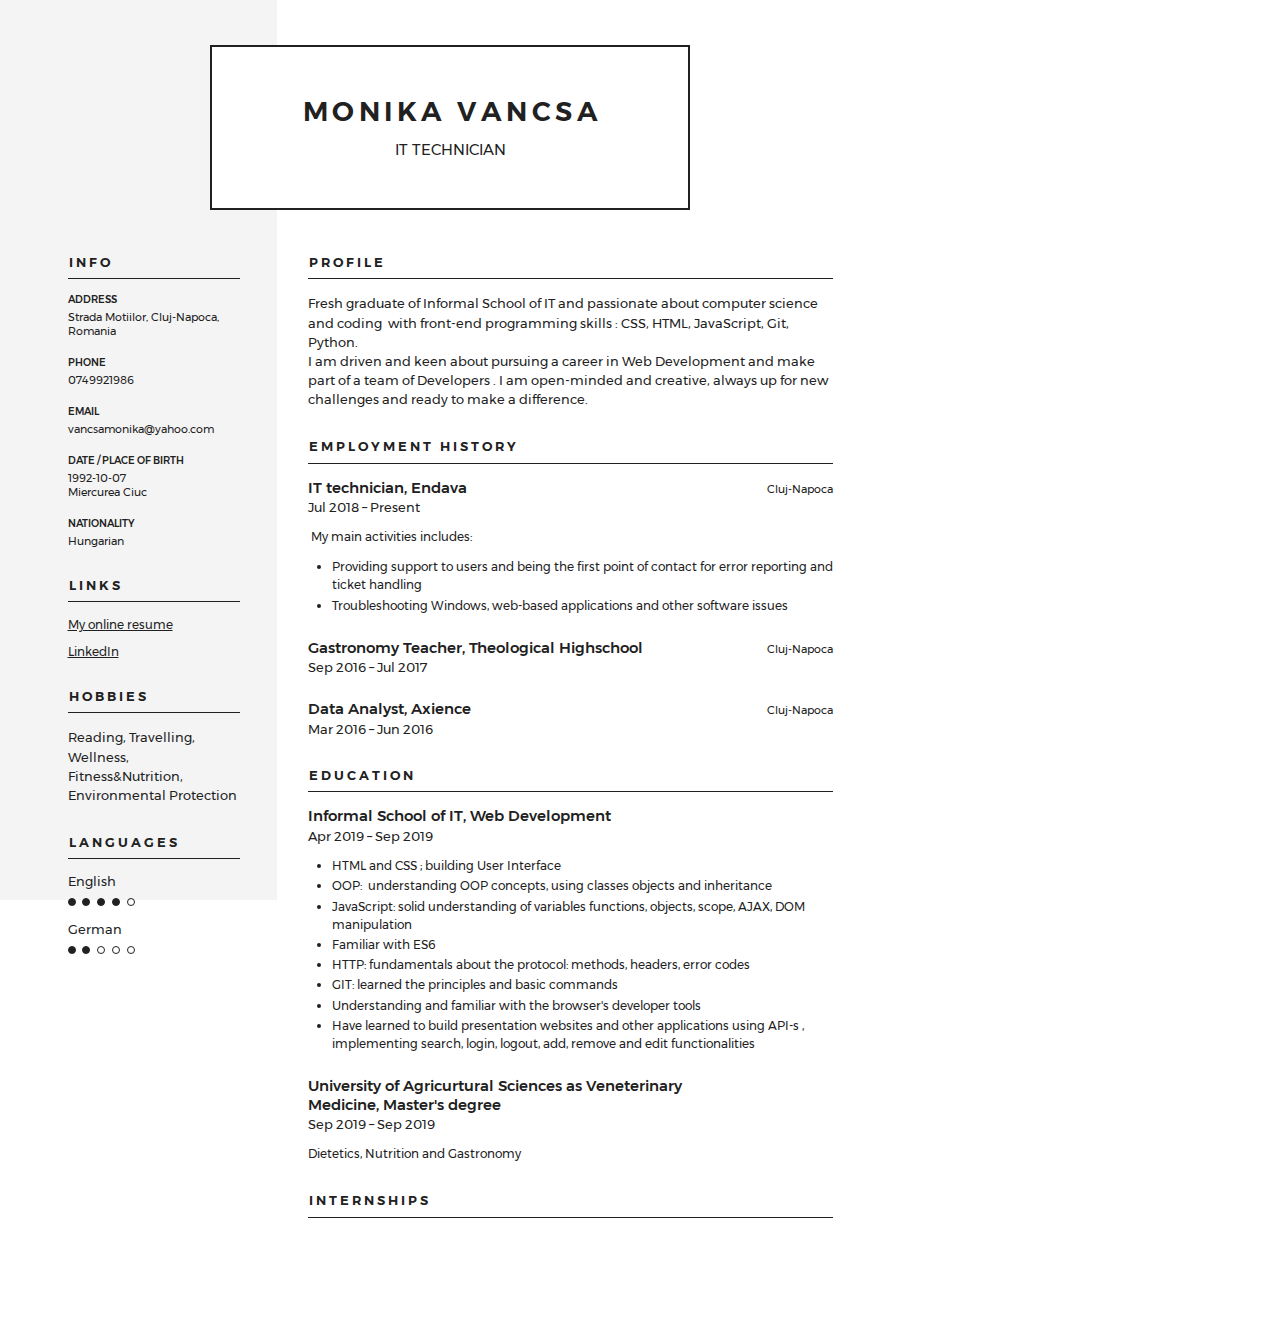
<file: MonikaVancsa/images/Choose plan · Resume.io_files/html-preview.html>
<!-- saved from url=(0057)https://resume.io/api/builder/resumes/839253/html-preview -->
<html><head><meta http-equiv="Content-Type" content="text/html; charset=UTF-8"><link rel="stylesheet" media="all" href="./amsterdam-ae5f936ee955b86e82e071e466f656aa0090f38628d71370d5b397a2867a25ae.css">
<script type="text/javascript" src="./5d00f080c1(1)"></script><script src="./nr-1130.min.js.download"></script><script>window.NREUM||(NREUM={});NREUM.info={"beacon":"bam.eu01.nr-data.net","errorBeacon":"bam.eu01.nr-data.net","licenseKey":"5d00f080c1","applicationID":"8432525","transactionName":"JhpeRQoXDQ1QR0lWRwxaUkQRFAUERxoUUkQQGFVCVxAVDFlqFkVSExxVRg==","queueTime":1,"applicationTime":138,"agent":""}</script>
<script>window.NREUM||(NREUM={}),__nr_require=function(e,n,t){function r(t){if(!n[t]){var o=n[t]={exports:{}};e[t][0].call(o.exports,function(n){var o=e[t][1][n];return r(o||n)},o,o.exports)}return n[t].exports}if("function"==typeof __nr_require)return __nr_require;for(var o=0;o<t.length;o++)r(t[o]);return r}({1:[function(e,n,t){function r(){}function o(e,n,t){return function(){return i(e,[c.now()].concat(u(arguments)),n?null:this,t),n?void 0:this}}var i=e("handle"),a=e(3),u=e(4),f=e("ee").get("tracer"),c=e("loader"),s=NREUM;"undefined"==typeof window.newrelic&&(newrelic=s);var p=["setPageViewName","setCustomAttribute","setErrorHandler","finished","addToTrace","inlineHit","addRelease"],d="api-",l=d+"ixn-";a(p,function(e,n){s[n]=o(d+n,!0,"api")}),s.addPageAction=o(d+"addPageAction",!0),s.setCurrentRouteName=o(d+"routeName",!0),n.exports=newrelic,s.interaction=function(){return(new r).get()};var m=r.prototype={createTracer:function(e,n){var t={},r=this,o="function"==typeof n;return i(l+"tracer",[c.now(),e,t],r),function(){if(f.emit((o?"":"no-")+"fn-start",[c.now(),r,o],t),o)try{return n.apply(this,arguments)}catch(e){throw f.emit("fn-err",[arguments,this,e],t),e}finally{f.emit("fn-end",[c.now()],t)}}}};a("actionText,setName,setAttribute,save,ignore,onEnd,getContext,end,get".split(","),function(e,n){m[n]=o(l+n)}),newrelic.noticeError=function(e,n){"string"==typeof e&&(e=new Error(e)),i("err",[e,c.now(),!1,n])}},{}],2:[function(e,n,t){function r(e,n){if(!o)return!1;if(e!==o)return!1;if(!n)return!0;if(!i)return!1;for(var t=i.split("."),r=n.split("."),a=0;a<r.length;a++)if(r[a]!==t[a])return!1;return!0}var o=null,i=null,a=/Version\/(\S+)\s+Safari/;if(navigator.userAgent){var u=navigator.userAgent,f=u.match(a);f&&u.indexOf("Chrome")===-1&&u.indexOf("Chromium")===-1&&(o="Safari",i=f[1])}n.exports={agent:o,version:i,match:r}},{}],3:[function(e,n,t){function r(e,n){var t=[],r="",i=0;for(r in e)o.call(e,r)&&(t[i]=n(r,e[r]),i+=1);return t}var o=Object.prototype.hasOwnProperty;n.exports=r},{}],4:[function(e,n,t){function r(e,n,t){n||(n=0),"undefined"==typeof t&&(t=e?e.length:0);for(var r=-1,o=t-n||0,i=Array(o<0?0:o);++r<o;)i[r]=e[n+r];return i}n.exports=r},{}],5:[function(e,n,t){n.exports={exists:"undefined"!=typeof window.performance&&window.performance.timing&&"undefined"!=typeof window.performance.timing.navigationStart}},{}],ee:[function(e,n,t){function r(){}function o(e){function n(e){return e&&e instanceof r?e:e?f(e,u,i):i()}function t(t,r,o,i){if(!d.aborted||i){e&&e(t,r,o);for(var a=n(o),u=v(t),f=u.length,c=0;c<f;c++)u[c].apply(a,r);var p=s[y[t]];return p&&p.push([b,t,r,a]),a}}function l(e,n){h[e]=v(e).concat(n)}function m(e,n){var t=h[e];if(t)for(var r=0;r<t.length;r++)t[r]===n&&t.splice(r,1)}function v(e){return h[e]||[]}function g(e){return p[e]=p[e]||o(t)}function w(e,n){c(e,function(e,t){n=n||"feature",y[t]=n,n in s||(s[n]=[])})}var h={},y={},b={on:l,addEventListener:l,removeEventListener:m,emit:t,get:g,listeners:v,context:n,buffer:w,abort:a,aborted:!1};return b}function i(){return new r}function a(){(s.api||s.feature)&&(d.aborted=!0,s=d.backlog={})}var u="nr@context",f=e("gos"),c=e(3),s={},p={},d=n.exports=o();d.backlog=s},{}],gos:[function(e,n,t){function r(e,n,t){if(o.call(e,n))return e[n];var r=t();if(Object.defineProperty&&Object.keys)try{return Object.defineProperty(e,n,{value:r,writable:!0,enumerable:!1}),r}catch(i){}return e[n]=r,r}var o=Object.prototype.hasOwnProperty;n.exports=r},{}],handle:[function(e,n,t){function r(e,n,t,r){o.buffer([e],r),o.emit(e,n,t)}var o=e("ee").get("handle");n.exports=r,r.ee=o},{}],id:[function(e,n,t){function r(e){var n=typeof e;return!e||"object"!==n&&"function"!==n?-1:e===window?0:a(e,i,function(){return o++})}var o=1,i="nr@id",a=e("gos");n.exports=r},{}],loader:[function(e,n,t){function r(){if(!E++){var e=x.info=NREUM.info,n=l.getElementsByTagName("script")[0];if(setTimeout(s.abort,3e4),!(e&&e.licenseKey&&e.applicationID&&n))return s.abort();c(y,function(n,t){e[n]||(e[n]=t)}),f("mark",["onload",a()+x.offset],null,"api");var t=l.createElement("script");t.src="https://"+e.agent,n.parentNode.insertBefore(t,n)}}function o(){"complete"===l.readyState&&i()}function i(){f("mark",["domContent",a()+x.offset],null,"api")}function a(){return O.exists&&performance.now?Math.round(performance.now()):(u=Math.max((new Date).getTime(),u))-x.offset}var u=(new Date).getTime(),f=e("handle"),c=e(3),s=e("ee"),p=e(2),d=window,l=d.document,m="addEventListener",v="attachEvent",g=d.XMLHttpRequest,w=g&&g.prototype;NREUM.o={ST:setTimeout,SI:d.setImmediate,CT:clearTimeout,XHR:g,REQ:d.Request,EV:d.Event,PR:d.Promise,MO:d.MutationObserver};var h=""+location,y={beacon:"bam.nr-data.net",errorBeacon:"bam.nr-data.net",agent:"js-agent.newrelic.com/nr-1130.min.js"},b=g&&w&&w[m]&&!/CriOS/.test(navigator.userAgent),x=n.exports={offset:u,now:a,origin:h,features:{},xhrWrappable:b,userAgent:p};e(1),l[m]?(l[m]("DOMContentLoaded",i,!1),d[m]("load",r,!1)):(l[v]("onreadystatechange",o),d[v]("onload",r)),f("mark",["firstbyte",u],null,"api");var E=0,O=e(5)},{}]},{},["loader"]);</script><meta content="noindex, nofollow" name="robots"><script src="./application-520c0a108ba6bb0dab994d68acdd3eb598fde0ce9a5517ac7db722a5712df59d.js.download"></script></head><body class="body--preview"><div class="side-bar"></div><div class="preview-box"><div class="container"><div class="title"><div class="title__block"><div class="title__name"><span>M</span><span>O</span><span>N</span><span>I</span><span>K</span><span>A</span><span> </span><span>V</span><span>A</span><span>N</span><span>C</span><span>S</span><span>A</span></div><div class="title__position">IT Technician</div></div></div><div class="container__main"><div class="sidebar dont-hide-me"><div class="sidebar__section"><div class="section__title"><span>i</span><span>n</span><span>f</span><span>o</span></div><div class="sidebar__subsection"><div class="sidebar__subtitle">Address</div><div class="sidebar__subsection-text">Strada Motiilor, Cluj-Napoca, Romania</div></div><div class="sidebar__subsection"><div class="sidebar__subtitle">Phone</div><div class="sidebar__subsection-text">0749921986</div></div><div class="sidebar__subsection"><div class="sidebar__subtitle">Email</div><div class="sidebar__subsection-text">vancsamonika@yahoo.com</div></div><div class="sidebar__subsection"><div class="sidebar__subtitle">Date / Place of birth</div><div class="sidebar__subsection-text">1992-10-07</div><div class="sidebar__subsection-text">Miercurea Ciuc</div></div><div class="sidebar__subsection"><div class="sidebar__subtitle">Nationality</div><div class="sidebar__subsection-text">Hungarian</div></div></div><div class="sidebar__section"><div class="section__title"><span>L</span><span>i</span><span>n</span><span>k</span><span>s</span></div><div class="sidebar__socials"><div class="sidebar__socials-item"><a class="sidebar__socials-link" href="https://monikavancsa.github.io/MonikaVancsaCV/MonikaVancsa/" target="_blank">My online resume</a></div></div><div class="sidebar__socials"><div class="sidebar__socials-item"><a class="sidebar__socials-link" href="https://www.linkedin.com/in/monika-vancsa-a468a4100/" target="_blank">LinkedIn</a></div></div></div><div class="sidebar__section"><div class="section__title"><span>H</span><span>o</span><span>b</span><span>b</span><span>i</span><span>e</span><span>s</span></div><div class="sidebar__text">Reading, Travelling, Wellness,  Fitness&amp;Nutrition, 
Environmental Protection</div></div><div class="sidebar__section"><div class="section__title"><span>L</span><span>a</span><span>n</span><span>g</span><span>u</span><span>a</span><span>g</span><span>e</span><span>s</span></div><div class="sidebar__skill"><div class="sidebar__skill-label">English</div><div class="sidebar__skill-progress"><div class="sidebar__circle"></div><div class="sidebar__circle"></div><div class="sidebar__circle"></div><div class="sidebar__circle"></div><div class="sidebar__circle is-empty"></div></div></div><div class="sidebar__skill"><div class="sidebar__skill-label">German</div><div class="sidebar__skill-progress"><div class="sidebar__circle"></div><div class="sidebar__circle"></div><div class="sidebar__circle is-empty"></div><div class="sidebar__circle is-empty"></div><div class="sidebar__circle is-empty"></div></div></div></div></div><div class="main"><div class="main__section"><div class="section__title"><span>P</span><span>r</span><span>o</span><span>f</span><span>i</span><span>l</span><span>e</span></div><div class="main__text"><p>Fresh graduate of Informal School of IT and passionate about computer science and coding &nbsp;with front-end programming skills : CSS, HTML, JavaScript, Git, Python. <br>
I am driven and keen about pursuing a career in Web Development and make part of a team of Developers . I am open-minded and creative, always up for new challenges and ready to make a difference.</p></div></div><div class="main__section"><div class="section__title"><span>E</span><span>m</span><span>p</span><span>l</span><span>o</span><span>y</span><span>m</span><span>e</span><span>n</span><span>t</span><span> </span><span>H</span><span>i</span><span>s</span><span>t</span><span>o</span><span>r</span><span>y</span></div><div class="main__content"><div class="main__content-item" style="page-break-inside: avoid;"><div class="main__content-title is-2column"><div class="main__content-title-right">Cluj-Napoca</div>IT technician, Endava</div><div class="main__content-subtitle">Jul 2018 – Present</div><div class="main__content-caption"><p>&nbsp;My main activities includes:</p>
<ul>
  <li>Providing support to users and being the first point of contact for error reporting and ticket handling</li>
  <li>Troubleshooting Windows, web-based applications and other software issues</li>
</ul></div></div><div class="main__content-item" style="page-break-inside: avoid;"><div class="main__content-title is-2column"><div class="main__content-title-right">Cluj-Napoca</div>Gastronomy Teacher, Theological Highschool</div><div class="main__content-subtitle">Sep 2016 – Jul 2017</div><div class="main__content-caption"></div></div><div class="main__content-item" style="page-break-inside: avoid;"><div class="main__content-title is-2column"><div class="main__content-title-right">Cluj-Napoca</div>Data Analyst, Axience</div><div class="main__content-subtitle">Mar 2016 – Jun 2016</div><div class="main__content-caption"></div></div></div></div><div class="main__section"><div class="section__title"><span>E</span><span>d</span><span>u</span><span>c</span><span>a</span><span>t</span><span>i</span><span>o</span><span>n</span></div><div class="main__content"><div class="main__content-item" style="page-break-inside: auto;"><div class="main__content-title is-2column"><div class="main__content-title-right"></div>Informal School of IT, Web Development</div><div class="main__content-subtitle">Apr 2019 – Sep 2019</div><div class="main__content-caption"><ul>
  <li>HTML and CSS ; building User Interface&nbsp;</li>
  <li>OOP: &nbsp;understanding OOP concepts, using classes objects and inheritance&nbsp;</li>
  <li>JavaScript: solid understanding of variables functions, objects, scope, AJAX, DOM manipulation</li>
  <li>Familiar with ES6</li>
  <li>HTTP: fundamentals about the protocol: methods, headers, error codes</li>
  <li>GIT: learned the principles and basic commands</li>
  <li>Understanding and familiar with the browser's developer tools</li>
  <li>Have learned to build presentation websites and other applications using API-s , implementing search, login, logout, add, remove and edit functionalities</li>
</ul></div></div><div class="main__content-item" style="page-break-inside: avoid;"><div class="main__content-title is-2column"><div class="main__content-title-right"></div>University of Agricurtural Sciences as Veneterinary Medicine, Master's degree</div><div class="main__content-subtitle">Sep 2019 – Sep 2019</div><div class="main__content-caption"><p>Dietetics, Nutrition and Gastronomy</p></div></div></div></div><div class="main__section"><div class="section__title"><span>I</span><span>n</span><span>t</span><span>e</span><span>r</span><span>n</span><span>s</span><span>h</span><span>i</span><span>p</span><span>s</span></div><div class="main__content"><div class="main__content-item" style="page-break-inside: avoid;"><div class="main__content-title is-2column"><div class="main__content-title-right">Cluj-Napoca</div>ServiceNow Developer, Endava</div><div class="main__content-subtitle">May 2019 – Aug 2019</div><div class="main__content-caption"><p>Within the company, I am working for I was selected to participate in the ServiceNow Development internship. &nbsp;&nbsp;</p>
<p>Along this interesting jurney &nbsp;I've honed my front-end development skills &nbsp;by implementing various functionalities &nbsp;( both client side and server side ) and &nbsp;developing designs in my ServiceNow instance.&nbsp;</p>
</div></div><div class="main__content-item" style="page-break-inside: avoid;"><div class="main__content-title is-2column"><div class="main__content-title-right">Bucharest</div>Sales, Marketing, Finance and Supply Chain intern, Jacobs Douwe Egberts</div><div class="main__content-subtitle">Jul 2017 – Jul 2018</div><div class="main__content-caption"><p>At the beginning of my career, this one year internship gave me the possibility to understand the role and responsibilities of each department and it &nbsp;was and was an extremely useful experience in choosing the direction in which I want to build my professional life.&nbsp;</p></div></div></div></div></div></div></div></div></body></html>
</file>
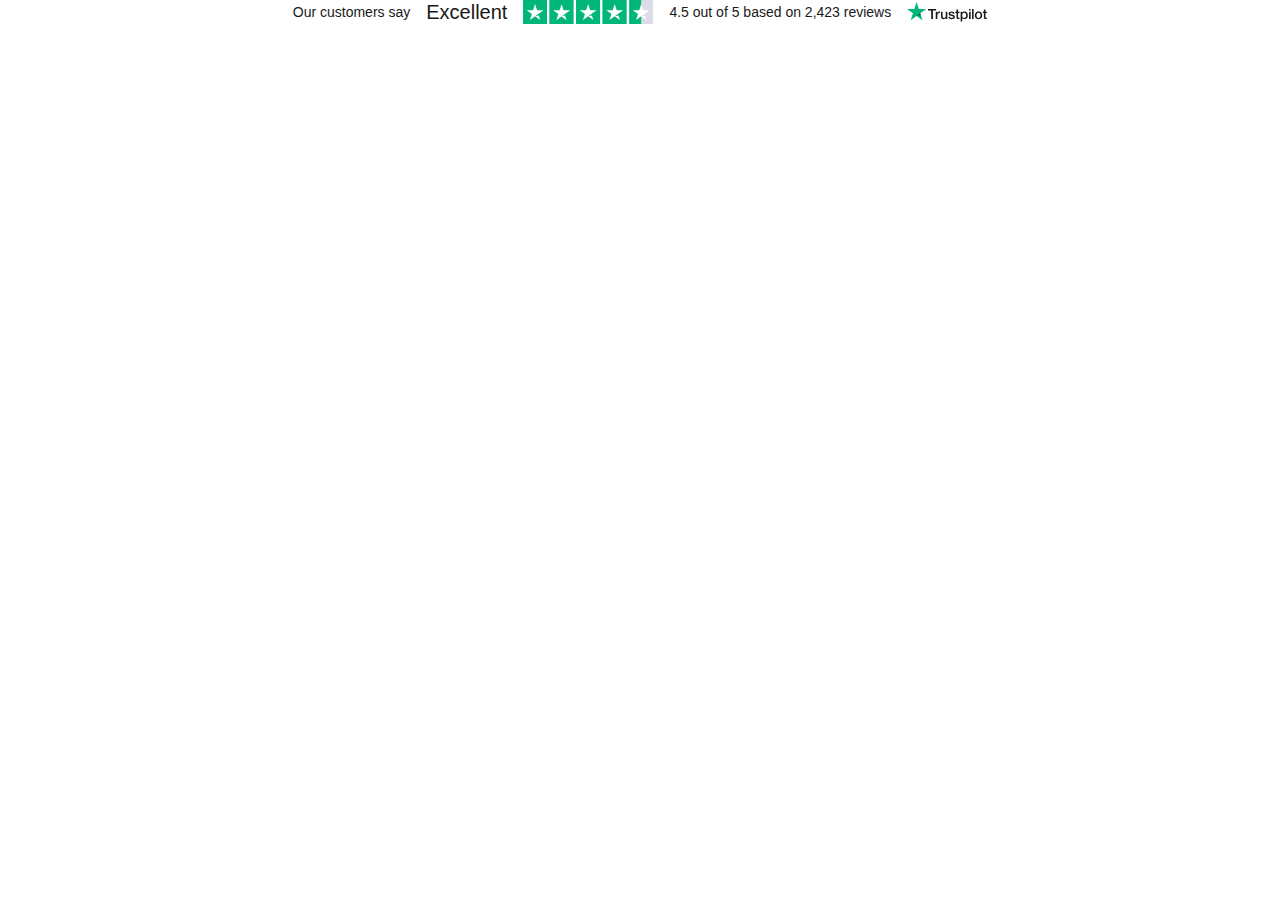
<file: MonikaVancsa/images/Choose plan · Resume.io_files/index(1).html>
<!DOCTYPE html>
<!-- saved from url=(0212)https://widget.trustpilot.com/trustboxes/5406e65db0d04a09e042d5fc/index.html?businessunitId=5b63068e4a7a1a00011d8c25&templateId=5406e65db0d04a09e042d5fc#locale=en-GB&styleHeight=28px&styleWidth=100%25&theme=light -->
<html id="ng-app"><head><meta http-equiv="Content-Type" content="text/html; charset=UTF-8">
    <title>Trustpilot Custom Widget</title>
    
    <meta name="robots" content="noindex">

    <!-- polyfill used by Sentry for IE -->
    <script src="./polyfill.min.js.download"></script>
    <style>
html,body,div,span,applet,object,iframe,h1,h2,h3,h4,h5,h6,p,blockquote,pre,a,abbr,acronym,address,big,cite,code,del,dfn,em,img,ins,kbd,q,s,samp,small,strike,strong,sub,sup,tt,var,b,u,i,center,dl,dt,dd,ol,ul,li,fieldset,form,label,legend,table,caption,tbody,tfoot,thead,tr,th,td,article,aside,canvas,details,embed,figure,figcaption,footer,header,hgroup,menu,nav,output,ruby,section,summary,time,mark,audio,video{border:0;font:inherit;font-size:100%;margin:0;padding:0;vertical-align:baseline}article,aside,details,figcaption,figure,footer,header,hgroup,menu,nav,section{display:block}body{line-height:1}ol,ul{list-style:none}blockquote,q{quotes:none}blockquote::before,blockquote::after,q::before,q::after{content:'';content:none}table{border-collapse:collapse;border-spacing:0}body{font-family:"Segoe UI","Helvetica Neue","Helvetica","Arial","sans-serif";font-size:12px}b,strong{font-weight:700}.bold-underline,.tp-widget-empty-vertical__title,.tp-widget-empty-horizontal__title,body .tp-widget-trustscore,body .tp-widget-rating strong{font-family:"Segoe UI","Helvetica Neue","Helvetica","Arial","sans-serif";font-weight:500}@media all and (-ms-high-contrast: none), (-ms-high-contrast: active){.bold-underline,.tp-widget-empty-vertical__title,.tp-widget-empty-horizontal__title,body .tp-widget-trustscore,body .tp-widget-rating strong{font-weight:600}}@keyframes fade-in{to{opacity:1}}@keyframes fade-out{to{opacity:0}}.anim-fade-in,.tp-widget-loader,.tp-widget-fallback{animation:fade-in .5s ease .3s forwards}.anim-fade-out,.tp-widget-loader--loaded{animation:fade-out .5s ease .3s forwards}*,::after,::before{box-sizing:border-box}.hidden{display:none}.tp-widget-loader,.tp-widget-fallback{left:50%;position:absolute;top:50%;transform:translate(-50%, -50%)}#fallback-logo{display:none}.no-svg #fallback-logo{display:inline-block}.tp-widget-wrapper{height:100%;margin:0 auto;max-width:750px;opacity:0;position:relative;transition:opacity 1s ease}.tp-widget-wrapper.visible{opacity:1}.tp-stars .tp-star__canvas,.tp-stars .tp-star__canvas--half{fill:#dcdce6}.tp-stars .tp-star__shape{fill:#fff}.tp-stars--1 .tp-star:nth-of-type(-n+1) .tp-star__canvas,.tp-stars--1 .tp-star:nth-of-type(-n+1) .tp-star__canvas--half{fill:#ff3722}.tp-stars--2 .tp-star:nth-of-type(-n+2) .tp-star__canvas,.tp-stars--2 .tp-star:nth-of-type(-n+2) .tp-star__canvas--half{fill:#ff8622}.tp-stars--3 .tp-star:nth-of-type(-n+3) .tp-star__canvas,.tp-stars--3 .tp-star:nth-of-type(-n+3) .tp-star__canvas--half{fill:#ffce00}.tp-stars--4 .tp-star:nth-of-type(-n+4) .tp-star__canvas,.tp-stars--4 .tp-star:nth-of-type(-n+4) .tp-star__canvas--half{fill:#73cf11}.tp-stars--5 .tp-star:nth-of-type(-n+5) .tp-star__canvas,.tp-stars--5 .tp-star:nth-of-type(-n+5) .tp-star__canvas--half{fill:#00b67a}.tp-stars--1--half .tp-star:nth-of-type(-n+2) .tp-star__canvas--half{fill:#ff3722}.tp-stars--2--half .tp-star:nth-of-type(-n+3) .tp-star__canvas--half{fill:#ff8622}.tp-stars--3--half .tp-star:nth-of-type(-n+4) .tp-star__canvas--half{fill:#ffce00}.tp-stars--4--half .tp-star:nth-of-type(-n+4) .tp-star__canvas,.tp-stars--4--half .tp-star:nth-of-type(-n+4) .tp-star__canvas--half{fill:#00b67a}.tp-stars--4--half .tp-star:nth-of-type(-n+5) .tp-star__canvas--half{fill:#00b67a}.tp-widget-loader,.tp-widget-fallback{max-width:50%;opacity:0;text-align:center;width:400vh}.tp-widget-loader svg,.tp-widget-fallback svg{width:100%}@media screen and (min-width: 400px){.tp-widget-loader,.tp-widget-fallback{max-width:200px}}.tp-widget-loader--loaded{opacity:1}.bold-underline{border-bottom:1px solid rgba(25,25,25,0.6)}.bold-underline:hover{border-color:#191919}.dark{color:#fff}.dark a{color:#fff}.dark .bold-underline:not(.bold-underline--single-theme){border-color:rgba(255,255,255,0.6)}.dark .bold-underline:not(.bold-underline--single-theme):hover{border-color:#fff}.dark .tp-logo__text{fill:#fff}.dark .tp-widget-loader .tp-logo__text{fill:#191919}html{height:100%;overflow:hidden}body{color:#191919;height:100%;line-height:1;min-width:100%;overflow:hidden;width:1px}img{border:0}svg{display:block;width:100%}a{color:#191919;text-decoration:none}.tp-widget-empty-vertical{-ms-flex-align:center;align-items:center;display:-ms-flexbox;display:flex;-ms-flex-direction:column;flex-direction:column;-ms-flex-pack:center;justify-content:center}.tp-widget-empty-vertical__title{font-size:18px;margin:0 0 12px;text-align:center}.tp-widget-empty-vertical__stars{margin:0 0 8px;width:150px}.tp-widget-empty-vertical__subtitle-wrapper{display:-ms-flexbox;display:flex;-ms-flex-direction:row;flex-direction:row}.tp-widget-empty-vertical__subtitle{-ms-flex-align:center;align-items:center;display:-ms-flexbox;display:flex;font-size:14px;text-align:center}.tp-widget-empty-vertical__logo{margin:0 0 5px 5px;width:90px}.tp-widget-empty-horizontal{-ms-flex-align:center;align-items:center;display:-ms-flexbox;display:flex;-ms-flex-direction:row;flex-direction:row;height:100%;-ms-flex-pack:center;justify-content:center}.tp-widget-empty-horizontal__title{font-size:14px;text-align:center}.tp-widget-empty-horizontal__logo{margin:0 0 5px 5px;width:90px}@media screen and (max-width: 300px){.tp-widget-empty-vertical__subtitle-wrapper{-ms-flex-align:center;align-items:center;display:-ms-flexbox;display:flex;-ms-flex-direction:column;flex-direction:column}.tp-widget-empty-vertical__logo{margin:5px 0 0}.tp-widget-empty-horizontal{-ms-flex-direction:column;flex-direction:column}.tp-widget-empty-horizontal__logo{margin:0}}body{font-size:14px;text-align:center}body .tp-widget-wrapper{-ms-flex-line-pack:start;align-content:flex-start;-ms-flex-align:center;align-items:center;display:-ms-flexbox;display:flex;-ms-flex-wrap:wrap;flex-wrap:wrap;height:auto;-ms-flex-pack:center;justify-content:center;max-width:none}body .tp-widget-customerssay,body .tp-widget-trustscore,body .tp-widget-rating,body .tp-widget-text{display:none;margin:0 16px 0 0}body .tp-widget-trustscore{font-size:20px;margin:0 12px 0 0}body .tp-widget-stars{margin:0 0 6px;width:130px}body .tp-widget-logo{width:80px}@media screen and (min-width: 250px){body .tp-widget-stars{margin:0 12px 0 0}}@media screen and (min-width: 680px){body .tp-widget-trustscore{display:block}}@media screen and (min-width: 850px){body .tp-widget-trustscore,body .tp-widget-stars{margin:0 16px 0 0}body .tp-widget-rating{display:block}}@media screen and (min-width: 1024px){body .tp-widget-customerssay{display:block}}

</style>
  </head>
  <body class="light">
    <div id="tp-widget-wrapper" class="tp-widget-wrapper visible">
      <div class="tp-widget-customerssay">
        <a class="profile-url" target="_blank" href="https://uk.trustpilot.com/review/resume.io?utm_medium=trustbox&amp;utm_source=Horizontal"> <span id="translations-customerssay">Our customers say</span> </a>
      </div>
      <div id="trust-score" class="tp-widget-trustscore">Excellent</div>
      <!-- Stars -->
      <div class="tp-widget-stars">
        <a id="tp-widget-stars" class="profile-url" target="_blank" href="https://uk.trustpilot.com/review/resume.io?utm_medium=trustbox&amp;utm_source=Horizontal"><div class=""><div class="tp-stars tp-stars--4 tp-stars--4--half">
  <div style="position: relative; height: 0; width: 100%; padding: 0; padding-bottom: 18.326693227091635%;">
    
  <svg viewBox="0 0 251 46" xmlns="http://www.w3.org/2000/svg" style="position: absolute; height: 100%; width: 100%; left: 0; top: 0;">
      <g class="tp-star">
          <path class="tp-star__canvas" fill="#000" d="M0 46.330002h46.375586V0H0z"></path>
          <path class="tp-star__shape" d="M39.533936 19.711433L13.230239 38.80065l3.838216-11.797827L7.02115 19.711433h12.418975l3.837417-11.798624 3.837418 11.798624h12.418975zM23.2785 31.510075l7.183595-1.509576 2.862114 8.800152L23.2785 31.510075z" fill="#FFF"></path>
      </g>
      <g class="tp-star">
          <path class="tp-star__canvas" fill="#000" d="M51.24816 46.330002h46.375587V0H51.248161z"></path>
          <path class="tp-star__canvas--half" fill="#000" d="M51.24816 46.330002h23.187793V0H51.248161z"></path>
          <path class="tp-star__shape" d="M74.990978 31.32991L81.150908 30 84 39l-9.660206-7.202786L64.30279 39l3.895636-11.840666L58 19.841466h12.605577L74.499595 8l3.895637 11.841466H91L74.990978 31.329909z" fill="#FFF"></path>
      </g>
      <g class="tp-star">
          <path class="tp-star__canvas" fill="#000" d="M102.532209 46.330002h46.375586V0h-46.375586z"></path>
          <path class="tp-star__canvas--half" fill="#000" d="M102.532209 46.330002h23.187793V0h-23.187793z"></path>
          <path class="tp-star__shape" d="M142.066994 19.711433L115.763298 38.80065l3.838215-11.797827-10.047304-7.291391h12.418975l3.837418-11.798624 3.837417 11.798624h12.418975zM125.81156 31.510075l7.183595-1.509576 2.862113 8.800152-10.045708-7.290576z" fill="#FFF"></path>
      </g>
      <g class="tp-star">
          <path class="tp-star__canvas" fill="#000" d="M153.815458 46.330002h46.375586V0h-46.375586z"></path>
          <path class="tp-star__canvas--half" fill="#000" d="M153.815458 46.330002h23.187793V0h-23.187793z"></path>
          <path class="tp-star__shape" d="M193.348355 19.711433L167.045457 38.80065l3.837417-11.797827-10.047303-7.291391h12.418974l3.837418-11.798624 3.837418 11.798624h12.418974zM177.09292 31.510075l7.183595-1.509576 2.862114 8.800152-10.045709-7.290576z" fill="#FFF"></path>
      </g>
      <g class="tp-star">
          <path class="tp-star__canvas" fill="#000" d="M205.064416 46.330002h46.375587V0h-46.375587z"></path>
          <path class="tp-star__canvas--half" fill="#000" d="M205.064416 46.330002h23.187793V0h-23.187793z"></path>
          <path class="tp-star__shape" d="M244.597022 19.711433l-26.3029 19.089218 3.837419-11.797827-10.047304-7.291391h12.418974l3.837418-11.798624 3.837418 11.798624h12.418975zm-16.255436 11.798642l7.183595-1.509576 2.862114 8.800152-10.045709-7.290576z" fill="#FFF"></path>
      </g>
  </svg>
  </div>
</div></div></a>
      </div>
      <div id="tp-widget-rating" class="tp-widget-rating"><strong>4.5</strong> out of 5 based on <strong>2,423 reviews</strong></div>
      <div class="tp-widget-poweredby">
        <div class="tp-widget-text"><span id="translations-poweredby">Powered by</span></div>
        <!-- Logo -->
        <div class="tp-widget-logo">
          <a id="tp-widget-logo" class="profile-url" target="_blank" href="https://uk.trustpilot.com/review/resume.io?utm_medium=trustbox&amp;utm_source=Horizontal"><div class="">
  <div style="position: relative; height: 0; width: 100%; padding: 0; padding-bottom: 24.6031746031746%;">
    
  <svg viewBox="0 0 126 31" xmlns="http://www.w3.org/2000/svg" style="position: absolute; height: 100%; width: 100%; left: 0; top: 0;">
      <title>Trustpilot</title>
      <path class="tp-logo__text" d="M33.074774 11.07005H45.81806v2.364196h-5.010656v13.290316h-2.755306V13.434246h-4.988435V11.07005h.01111zm12.198892 4.319629h2.355341v2.187433h.04444c.077771-.309334.222203-.60762.433295-.894859.211092-.287239.466624-.56343.766597-.79543.299972-.243048.633276-.430858.999909-.585525.366633-.14362.744377-.220953 1.12212-.220953.288863 0 .499955.011047.611056.022095.1111.011048.222202.033143.344413.04419v2.408387c-.177762-.033143-.355523-.055238-.544395-.077333-.188872-.022096-.366633-.033143-.544395-.033143-.422184 0-.822148.08838-1.199891.254096-.377744.165714-.699936.41981-.977689.740192-.277753.331429-.499955.729144-.666606 1.21524-.166652.486097-.244422 1.03848-.244422 1.668195v5.39125h-2.510883V15.38968h.01111zm18.220567 11.334883H61.02779v-1.579813h-.04444c-.311083.574477-.766597 1.02743-1.377653 1.369908-.611055.342477-1.233221.51924-1.866497.51924-1.499864 0-2.588654-.364573-3.25526-1.104765-.666606-.740193-.999909-1.856005-.999909-3.347437V15.38968h2.510883v6.948968c0 .994288.188872 1.701337.577725 2.1101.377744.408763.922139.618668 1.610965.618668.533285 0 .96658-.077333 1.322102-.243048.355524-.165714.644386-.37562.855478-.65181.222202-.265144.377744-.596574.477735-.972194.09999-.37562.144431-.784382.144431-1.226288v-6.573349h2.510883v11.323836zm4.27739-3.634675c.07777.729144.355522 1.237336.833257 1.535623.488844.287238 1.06657.441905 1.744286.441905.233312 0 .499954-.022095.799927-.055238.299973-.033143.588836-.110476.844368-.209905.266642-.099429.477734-.254096.655496-.452954.166652-.198857.244422-.452953.233312-.773335-.01111-.320381-.133321-.585525-.355523-.784382-.222202-.209906-.499955-.364573-.844368-.497144-.344413-.121525-.733267-.232-1.17767-.320382-.444405-.088381-.888809-.18781-1.344323-.287239-.466624-.099429-.922138-.232-1.355432-.37562-.433294-.14362-.822148-.342477-1.166561-.596573-.344413-.243048-.622166-.56343-.822148-.950097-.211092-.386668-.311083-.861716-.311083-1.436194 0-.618668.155542-1.12686.455515-1.54667.299972-.41981.688826-.75124 1.14434-1.005336.466624-.254095.97769-.430858 1.544304-.541334.566615-.099429 1.11101-.154667 1.622075-.154667.588836 0 1.15545.066286 1.688736.18781.533285.121524 1.02213.320381 1.455423.60762.433294.276191.788817.640764 1.07768 1.08267.288863.441905.466624.98324.544395 1.612955h-2.621984c-.122211-.596572-.388854-1.005335-.822148-1.204193-.433294-.209905-.933248-.309334-1.488753-.309334-.177762 0-.388854.011048-.633276.04419-.244422.033144-.466624.088382-.688826.165715-.211092.077334-.388854.198858-.544395.353525-.144432.154667-.222203.353525-.222203.60762 0 .309335.111101.552383.322193.740193.211092.18781.488845.342477.833258.475048.344413.121524.733267.232 1.177671.320382.444404.088381.899918.18781 1.366542.287239.455515.099429.899919.232 1.344323.37562.444404.14362.833257.342477 1.17767.596573.344414.254095.622166.56343.833258.93905.211092.37562.322193.850668.322193 1.40305 0 .673906-.155541 1.237336-.466624 1.712385-.311083.464001-.711047.850669-1.199891 1.137907-.488845.28724-1.04435.508192-1.644295.640764-.599946.132572-1.199891.198857-1.788727.198857-.722156 0-1.388762-.077333-1.999818-.243048-.611056-.165714-1.14434-.408763-1.588745-.729144-.444404-.33143-.799927-.740192-1.05546-1.226289-.255532-.486096-.388853-1.071621-.411073-1.745528h2.533103v-.022095zm8.288135-7.700208h1.899828v-3.402675h2.510883v3.402675h2.26646v1.867052h-2.26646v6.054109c0 .265143.01111.486096.03333.684954.02222.18781.07777.353524.155542.486096.07777.132572.199981.232.366633.298287.166651.066285.377743.099428.666606.099428.177762 0 .355523 0 .533285-.011047.177762-.011048.355523-.033143.533285-.077334v1.933338c-.277753.033143-.555505.055238-.811038.088381-.266642.033143-.533285.04419-.811037.04419-.666606 0-1.199891-.066285-1.599855-.18781-.399963-.121523-.722156-.309333-.944358-.552381-.233313-.243049-.377744-.541335-.466625-.905907-.07777-.364573-.13332-.784383-.144431-1.248384v-6.683825h-1.899827v-1.889147h-.02222zm8.454788 0h2.377562V16.9253h.04444c.355523-.662858.844368-1.12686 1.477644-1.414098.633276-.287239 1.310992-.430858 2.055369-.430858.899918 0 1.677625.154667 2.344231.475048.666606.309335 1.222111.740193 1.666515 1.292575.444405.552382.766597 1.193145.9888 1.92229.222202.729145.333303 1.513527.333303 2.3421 0 .762288-.099991 1.50248-.299973 2.20953-.199982.718096-.499955 1.347812-.899918 1.900194-.399964.552383-.911029.98324-1.533194 1.31467-.622166.33143-1.344323.497144-2.18869.497144-.366634 0-.733267-.033143-1.0999-.099429-.366634-.066286-.722157-.176762-1.05546-.320381-.333303-.14362-.655496-.33143-.933249-.56343-.288863-.232-.522175-.497144-.722157-.79543h-.04444v5.656393h-2.510883V15.38968zm8.77698 5.67849c0-.508193-.06666-1.005337-.199981-1.491433-.133321-.486096-.333303-.905907-.599946-1.281527-.266642-.37562-.599945-.673906-.988799-.894859-.399963-.220953-.855478-.342477-1.366542-.342477-1.05546 0-1.855387.364572-2.388672 1.093717-.533285.729144-.799928 1.701337-.799928 2.916578 0 .574478.066661 1.104764.211092 1.59086.144432.486097.344414.905908.633276 1.259432.277753.353525.611056.629716.99991.828574.388853.209905.844367.309334 1.355432.309334.577725 0 1.05546-.121524 1.455423-.353525.399964-.232.722157-.541335.97769-.905907.255531-.37562.444403-.79543.555504-1.270479.099991-.475049.155542-.961145.155542-1.458289zm4.432931-9.99812h2.510883v2.364197h-2.510883V11.07005zm0 4.31963h2.510883v11.334883h-2.510883V15.389679zm4.755124-4.31963h2.510883v15.654513h-2.510883V11.07005zm10.210184 15.963847c-.911029 0-1.722066-.154667-2.433113-.452953-.711046-.298287-1.310992-.718097-1.810946-1.237337-.488845-.530287-.866588-1.160002-1.12212-1.889147-.255533-.729144-.388854-1.535622-.388854-2.408386 0-.861716.133321-1.657147.388853-2.386291.255533-.729145.633276-1.35886 1.12212-1.889148.488845-.530287 1.0999-.93905 1.810947-1.237336.711047-.298286 1.522084-.452953 2.433113-.452953.911028 0 1.722066.154667 2.433112.452953.711047.298287 1.310992.718097 1.810947 1.237336.488844.530287.866588 1.160003 1.12212 1.889148.255532.729144.388854 1.524575.388854 2.38629 0 .872765-.133322 1.679243-.388854 2.408387-.255532.729145-.633276 1.35886-1.12212 1.889147-.488845.530287-1.0999.93905-1.810947 1.237337-.711046.298286-1.522084.452953-2.433112.452953zm0-1.977528c.555505 0 1.04435-.121524 1.455423-.353525.411074-.232.744377-.541335 1.01102-.916954.266642-.37562.455513-.806478.588835-1.281527.12221-.475049.188872-.961145.188872-1.45829 0-.486096-.066661-.961144-.188872-1.44724-.122211-.486097-.322193-.905907-.588836-1.281527-.266642-.37562-.599945-.673907-1.011019-.905907-.411074-.232-.899918-.353525-1.455423-.353525-.555505 0-1.04435.121524-1.455424.353525-.411073.232-.744376.541334-1.011019.905907-.266642.37562-.455514.79543-.588835 1.281526-.122211.486097-.188872.961145-.188872 1.447242 0 .497144.06666.98324.188872 1.458289.12221.475049.322193.905907.588835 1.281527.266643.37562.599946.684954 1.01102.916954.411073.243048.899918.353525 1.455423.353525zm6.4883-9.66669h1.899827v-3.402674h2.510883v3.402675h2.26646v1.867052h-2.26646v6.054109c0 .265143.01111.486096.03333.684954.02222.18781.07777.353524.155541.486096.077771.132572.199982.232.366634.298287.166651.066285.377743.099428.666606.099428.177762 0 .355523 0 .533285-.011047.177762-.011048.355523-.033143.533285-.077334v1.933338c-.277753.033143-.555505.055238-.811038.088381-.266642.033143-.533285.04419-.811037.04419-.666606 0-1.199891-.066285-1.599855-.18781-.399963-.121523-.722156-.309333-.944358-.552381-.233313-.243049-.377744-.541335-.466625-.905907-.07777-.364573-.133321-.784383-.144431-1.248384v-6.683825h-1.899827v-1.889147h-.02222z" fill="#191919"></path>
      <path class="tp-logo__star" fill="#00B67A" d="M30.141707 11.07005H18.63164L15.076408.177071l-3.566342 10.892977L0 11.059002l9.321376 6.739063-3.566343 10.88193 9.321375-6.728016 9.310266 6.728016-3.555233-10.88193 9.310266-6.728016z"></path>
      <path class="tp-logo__star-notch" fill="#005128" d="M21.631369 20.26169l-.799928-2.463625-5.755033 4.153914z"></path>
  </svg>
  </div>
</div></a>
        </div>
      </div>
    </div>
    <script src="./main.js(1).download" async="" defer=""></script>
  

</body></html>
</file>
<file: MonikaVancsa/images/Choose plan · Resume.io_files/application-83b71b1590bfe21153f1c47ae03e479294709e8488c6f1e25469101b9a97948b.css>
@font-face{font-family:'Museo Sans';src:url(https://cdn.resume.io/assets/museo_sans/MuseoSans_100-e651f312c7af8f62899368f77185a6274873e2cdf379901ff6201967521ba888.woff) format("woff"),url(https://cdn.resume.io/assets/museo_sans/MuseoSans_100-31fd609600e422dcc28a340d5b31973a2a353db5c10f468a58cab71aefdf60c9.otf) format("opentype");font-weight:100;font-style:normal}@font-face{font-family:'Museo Sans';src:url(https://cdn.resume.io/assets/museo_sans/MuseoSans_300-480c3593c832b0a3f9339c4c916357899e4e8517c1b9d76d47177b28201160d5.woff) format("woff"),url(https://cdn.resume.io/assets/museo_sans/MuseoSans_300-9cf33e0daa53ce735137dafb006f1161c173cec381c57afe89ae99ae39bab345.otf) format("opentype");font-weight:300;font-style:normal}@font-face{font-family:'Museo Sans';src:url(https://cdn.resume.io/assets/museo_sans/MuseoSans_300_Italic-78449e4a2450005fd850096105a41a47e3e67bc28cba7f07960f676654886edd.woff) format("woff"),url(https://cdn.resume.io/assets/museo_sans/MuseoSans_300_Italic-3e67a678cae69cab23d4205944c6f372a8b9850df21497407b495762a838eff0.otf) format("opentype");font-weight:300;font-style:italic}@font-face{font-family:'Museo Sans';src:url(https://cdn.resume.io/assets/museo_sans/MuseoSans_500-833ef8ca336ff2a7a443c8e9f9618695bf75c038bfa73b6ef5b16f1b6cdc9fac.woff) format("woff"),url(https://cdn.resume.io/assets/museo_sans/MuseoSans_500-1d5a600b788e00dc9a494d22cc2f4f5b6a6bcde4e3812202699ab737ef2e85b1.otf) format("opentype");font-weight:500;font-style:normal}@font-face{font-family:'Museo Sans';src:url(https://cdn.resume.io/assets/museo_sans/MuseoSans_500_Italic-d37e236690fe0d56cb6c4bebe69ddf136e4754e260cc0ab1b39bcb114e9d4e11.woff) format("woff"),url(https://cdn.resume.io/assets/museo_sans/MuseoSans_500_Italic-c3ba39fe819c8c434c78f72f858b4ce8b8f77f30e6edd2cf63099db3a961ef64.otf) format("opentype");font-weight:500;font-style:italic}@font-face{font-family:'Museo Sans';src:url(https://cdn.resume.io/assets/museo_sans/MuseoSans_700-08b19e95fc692b70bfd222b11cd88117aae53b7d1b7effb2a565296e9e669498.woff) format("woff"),url(https://cdn.resume.io/assets/museo_sans/MuseoSans_700-45e237d1a587c7ca8e445eabbcf8afb0fc53f149b9d5f5ad8a2d9294e1a384dd.otf) format("opentype");font-weight:700;font-style:normal}@font-face{font-family:'Museo Sans';src:url(https://cdn.resume.io/assets/museo_sans/MuseoSans_900-3340cdfc246c49527a8b2d6697288dd6357dfe8aa665d7fc791ca2bb84edb7c6.woff) format("woff"),url(https://cdn.resume.io/assets/museo_sans/MuseoSans_900-27166b042481e643b773ce5b5034ae044a411c2dd598180d6fa478859b2bfa49.otf) format("opentype");font-weight:900;font-style:normal}@font-face{font-family:'TT Commons';font-display:fallback;font-weight:400;font-style:normal;src:url(https://cdn.resume.io/assets/tt_commons/TTCommons-Regular-fbf7d8df61ee434a5d1338a90d9968e311fab52216e0a2b23feb34166c5fe5ec.woff2) format("woff2"),url(https://cdn.resume.io/assets/tt_commons/TTCommons-Regular-88bd76761386b368fbc23ff58c89095fbda66768460ab82cbf4f3f77f1f4a360.woff) format("woff")}@font-face{font-family:'TT Commons';font-display:fallback;font-weight:600;font-style:normal;src:url(https://cdn.resume.io/assets/tt_commons/TTCommons-DemiBold-93a17a9e8db0871e433fc972c447e628da935884e53c27ed32e9433c267be372.woff2) format("woff2"),url(https://cdn.resume.io/assets/tt_commons/TTCommons-DemiBold-18ff81c278558589a1fc55f12cd5b4cdabb86df253264aad7a7cfcef20c0b6d0.woff) format("woff")}body{font-family:Museo Sans, Helvetica Neue, Helvetica, Arial, sans-serif;font-weight:normal;line-height:1.5;-webkit-font-smoothing:antialiased;-moz-osx-font-smoothing:grayscale;color:#0a0a0a}body{padding:0;margin:0}html{font-size:100%;-webkit-box-sizing:border-box;box-sizing:border-box}*,*::before,*::after{-webkit-box-sizing:inherit;box-sizing:inherit}button,input,optgroup,select,textarea{color:inherit;font:inherit;margin:0}h1,h2,h3,h4,h5,h6{font-family:inherit;font-weight:normal;font-style:normal;color:inherit;text-rendering:optimizeLegibility;margin-top:0;margin-bottom:0.5rem;line-height:1.4}textarea{min-height:100px}a{color:#2196f3;text-decoration:none;line-height:inherit;cursor:pointer}button{-webkit-appearance:none;-moz-appearance:none;appearance:none;cursor:pointer;background:transparent;line-height:1;border-radius:3px;padding:0;border:none}.container{width:100%;max-width:100%;min-height:calc(100vh - 64px);overflow:hidden;background:#f9fafc}.container--dashboard{min-height:calc(100vh - 60px)}.container--upgrade{min-height:100vh;background-color:#f2f5fa}.auth-view{background-image:url("https://cdn.resume.io/assets/login-circles-31d838dd90b2213a8c3dbb1f61acbd9703dc2aee8ff250ed5a66a3b8194d7d58.svg");background-repeat:no-repeat;background-size:cover;background-position:center center;display:-webkit-box;display:-ms-flexbox;display:flex;-webkit-box-orient:vertical;-webkit-box-direction:normal;-ms-flex-flow:column nowrap;flex-flow:column nowrap;-webkit-box-align:center;-ms-flex-align:center;align-items:center;-webkit-box-pack:center;-ms-flex-pack:center;justify-content:center;height:100vh}@media (max-width: 767px){.auth-view{min-height:100vh;height:auto;display:block;padding:8px 0 32px 0}}.auth-view>.auth-card{margin-bottom:32px}@media (max-width: 767px){.auth-view>.auth-card{margin-bottom:16px}}.auth-view>.auth-footer{width:100%;text-align:center}.auth-view>.auth-footer a{text-align:center;color:#2196f3;text-decoration:underline;font-weight:500;font-size:18px}@media (max-width: 767px){.auth-view>.auth-footer a{font-size:16px}}.auth-view>.auth-footer a:hover{text-decoration:none}.auth-card{width:440px;background:#fff;border-radius:3px;border:1px solid #e5e9f2}@media (max-width: 767px){.auth-card{width:calc(100% - 16px);margin:0 auto}}.auth-card>.card-header{padding:32px;display:-webkit-box;display:-ms-flexbox;display:flex;-webkit-box-orient:vertical;-webkit-box-direction:normal;-ms-flex-flow:column nowrap;flex-flow:column nowrap;-webkit-box-align:center;-ms-flex-align:center;align-items:center}@media (max-width: 767px){.auth-card>.card-header{padding:24px 8px}}.auth-card>.card-header>.header-logo{width:161px;height:32px;background-size:contain;background-repeat:no-repeat;background-position:center;margin-bottom:16px}@media (max-width: 767px){.auth-card>.card-header>.header-logo{margin-bottom:8px}}.auth-card>.card-header>.header-text{font-size:18px;font-weight:500;color:#2196f3;text-transform:uppercase}@media (max-width: 767px){.auth-card>.card-header>.header-text{font-size:18px}}.auth-card>.card-info{background:#fafafa;padding:16px 32px;display:-webkit-box;display:-ms-flexbox;display:flex;-webkit-box-orient:horizontal;-webkit-box-direction:normal;-ms-flex-direction:row;flex-direction:row;-webkit-box-align:center;-ms-flex-align:center;align-items:center}@media (max-width: 767px){.auth-card>.card-info{padding:8px 16px}}.auth-card>.card-info.alert{background:#ffebee}.auth-card>.card-info.alert>.text{color:#d32f2f}.auth-card>.card-info.alert>.material-icons{color:#d32f2f}.auth-card>.card-info.warning{background:#fffde7}.auth-card>.card-info.warning>.text{color:#f57f17}.auth-card>.card-info.warning>.material-icons{color:#f57f17}.auth-card>.card-info>.text{font-size:16px}@media (max-width: 767px){.auth-card>.card-info>.text{font-size:14px}}.auth-card>.card-info>.material-icons{margin-right:16px;width:24px;height:24px;-webkit-box-flex:0;-ms-flex:0 0 24px;flex:0 0 24px}.auth-card>.card-header+.card-content{border-top:1px solid #eeeeee}.auth-card>.card-content{padding:24px 32px 16px 32px}@media (max-width: 767px){.auth-card>.card-content{padding:16px 16px 16px 16px}}.auth-card>.card-content .button{font-weight:500;font-size:18px;margin-top:8px}@media (max-width: 767px){.auth-card>.card-content .button{font-size:14px}}.auth-card .card__password{position:relative;-webkit-box-ordinal-group:3;-ms-flex-order:2;order:2}.auth-card .card__tooltip{background:#ffffff;border-radius:4px;font-weight:500;font-size:12px;color:#212121;letter-spacing:0;line-height:14px;background:url(https://cdn.resume.io/assets/icons/query-48beb593f591fcce4a9bbdb6d7202f7c9400da7b246c2d89fdef07c227773847.svg) no-repeat center center/contain;width:20px;height:20px;border-radius:100px;position:absolute;top:45.5%;-webkit-transform:translateY(-50%);transform:translateY(-50%);right:14px}.auth-card .card__tooltip:hover .card__tooltip-content{display:block}@media (max-width: 767px){.auth-card .card__tooltip{display:none}}.auth-card .card__tooltip-content{display:none;position:absolute;top:-78px;left:-80px;border-radius:4px;background:#ffffff;width:180px;text-align:center;padding:11px 8px;-webkit-box-shadow:0 1px 3px 0 rgba(0,0,0,0.15);box-shadow:0 1px 3px 0 rgba(0,0,0,0.15);border-radius:4px}.auth-card .card__tooltip-content:after{content:'';position:absolute;left:50%;bottom:-5px;width:0;height:0;-webkit-box-sizing:border-box;box-sizing:border-box;border:7px solid rgba(0,0,0,0.15);border-color:transparent transparent #ffffff #ffffff;-webkit-box-shadow:-3px 3px 3px -1px rgba(0,0,0,0.15);box-shadow:-3px 3px 3px -1px rgba(0,0,0,0.15);-webkit-transform:translateX(-50%) rotate(-45deg);transform:translateX(-50%) rotate(-45deg)}.auth-card>.card-footer{padding:16px 32px;border-top:1px solid #eeeeee;font-size:18px;text-align:center}@media (max-width: 767px){.auth-card>.card-footer{font-size:16px}}.magic-link{margin:68px 68px 20px;text-align:center}.magic-link__envelope{margin:auto}.magic-link__title{font-weight:700;color:#3e3e3e;font-size:20px;margin:32px 0 12px 0}.magic-link__text{font-size:16px;color:#8a93a3;margin-bottom:12px}.magic-link__email{font-weight:700}.login-card__wrong-email{display:block}.magic-link__warning{margin:0 auto 20px;display:none;border-radius:2px;background-color:#fff8e8;padding:16px;text-align:center;border:1px solid #f9e7a2}.magic-link__warning-icon{width:40px;height:40px;margin:0 auto 12px;background-image:url("https://cdn.resume.io/assets/icons/warning-icon-d9b2b2095b90b9c03b64f8546bd03711e3fd87d8ec125d4b9f9ae32c0bb1d5a7.svg")}.magic-link__warning-text{color:#8a93a3}.magic-link__info-wrapper{display:-webkit-box;display:-ms-flexbox;display:flex;-webkit-box-align:center;-ms-flex-align:center;align-items:center;-webkit-box-pack:end;-ms-flex-pack:end;justify-content:flex-end}@media (max-width: 767px){.magic-link__info-wrapper{-webkit-box-pack:center;-ms-flex-pack:center;justify-content:center}}.magic-link__item+.magic-link__item{margin-top:8px}.magic-link__info-title{position:relative;font-weight:700;color:#3e3e3e;font-size:20px;margin:32px 0 10px 0}@media (max-width: 767px){.magic-link__info-title{font-size:19px}}.magic-link__info-title::before{content:'';display:block;width:40px;height:40px;margin-bottom:10px;background-image:url("https://cdn.resume.io/assets/icons/warning-icon-d9b2b2095b90b9c03b64f8546bd03711e3fd87d8ec125d4b9f9ae32c0bb1d5a7.svg")}@media (max-width: 767px){.magic-link__info-title::before{display:none}}.magic-link__list{margin-bottom:32px;color:#757575}.magic-link__buttons{display:-webkit-box;display:-ms-flexbox;display:flex;-webkit-box-align:center;-ms-flex-align:center;align-items:center;-webkit-box-pack:end;-ms-flex-pack:end;justify-content:flex-end;margin-bottom:32px}@media (max-width: 767px){.magic-link__buttons{-webkit-box-orient:vertical;-webkit-box-direction:reverse;-ms-flex-direction:column-reverse;flex-direction:column-reverse}}.magic-link__button-send{display:inline-block;background-color:#2196f3;padding:14px 24px;border-radius:4px;color:#ffffff;font-size:18px;line-height:22px;font-weight:600;cursor:pointer;-webkit-transition:background-color 0.3s ease;transition:background-color 0.3s ease}@media (max-width: 767px){.magic-link__button-send{margin-bottom:16px}}.magic-link__button-send:hover{background-color:#1976d2}.magic-link__button-send.disabled{background-color:#bdbdbd;pointer-events:none;cursor:default}.magic-link__button-back{border:none;background-color:transparent;color:#9e9e9e;font-size:18px;line-height:22px;margin-right:30px;cursor:pointer;padding:14px 24px}@media (max-width: 767px){.magic-link__button-back{margin:0}}.magic-link__info-icon{display:none;width:40px;height:40px;margin:0 auto 12px;background-image:url("https://cdn.resume.io/assets/icons/warning-icon-d9b2b2095b90b9c03b64f8546bd03711e3fd87d8ec125d4b9f9ae32c0bb1d5a7.svg")}@media (max-width: 767px){.magic-link__info-icon{display:block}}.exit-funnel{display:-webkit-box;display:-ms-flexbox;display:flex;-webkit-box-orient:vertical;-webkit-box-direction:normal;-ms-flex-flow:column nowrap;flex-flow:column nowrap;-webkit-box-pack:center;-ms-flex-pack:center;justify-content:center;-webkit-box-align:center;-ms-flex-align:center;align-items:center;padding:54px 30px 0;max-width:800px;margin:0 auto}.exit-funnel__title{margin-top:45px;font-weight:700;font-size:48px;color:#ef6667;letter-spacing:0;text-align:center}.exit-funnel__subtitle{margin-top:24px;font-size:20px;color:#212121;letter-spacing:0;text-align:center}.exit-funnel .cancel-benefits{width:100%;margin-top:74px}.exit-funnel .cancel-benefits__title{margin-bottom:50px;font-size:32px;color:#2196f3;letter-spacing:0;text-align:center}.exit-funnel .cancel-benefits__item{margin-bottom:85px;display:-webkit-box;display:-ms-flexbox;display:flex;-webkit-box-orient:horizontal;-webkit-box-direction:normal;-ms-flex-flow:row nowrap;flex-flow:row nowrap;-webkit-box-pack:justify;-ms-flex-pack:justify;justify-content:space-between;-webkit-box-align:center;-ms-flex-align:center;align-items:center}.exit-funnel .cancel-benefits__image{-webkit-box-flex:0;-ms-flex:0 0 200px;flex:0 0 200px;height:200px;margin-right:45px}.exit-funnel .cancel-benefits__name{font-size:24px;color:#212121;letter-spacing:0}.exit-funnel .cancel-benefits__description{margin-top:24px;font-size:18px;color:rgba(33,33,33,0.7);letter-spacing:0}.exit-funnel .buttons__container{display:-webkit-box;display:-ms-flexbox;display:flex;-webkit-box-orient:horizontal;-webkit-box-direction:normal;-ms-flex-flow:row nowrap;flex-flow:row nowrap;-webkit-box-pack:center;-ms-flex-pack:center;justify-content:center;-webkit-box-align:center;-ms-flex-align:center;align-items:center}.exit-funnel .buttons__note-wrap{margin-top:4px;text-align:right}.exit-funnel .buttons__note{color:#9e9e9e;max-width:300px;display:inline-block;font-size:14px;text-align:left}.exit-funnel .buttons{margin-bottom:117px;width:100%;border-top:1px solid #e5e9f2;padding:24px 26px 0}.exit-funnel .buttons__text{margin-right:37px;font-size:20px;color:#212121;letter-spacing:0}.exit-funnel .buttons__wrapper{-webkit-box-flex:0;-ms-flex:0 0 50%;flex:0 0 50%;display:-webkit-box;display:-ms-flexbox;display:flex;-webkit-box-orient:horizontal;-webkit-box-direction:normal;-ms-flex-flow:row nowrap;flex-flow:row nowrap;-webkit-box-align:center;-ms-flex-align:center;align-items:center}.exit-funnel .buttons__yes,.exit-funnel .buttons__no{-webkit-box-flex:1;-ms-flex:1;flex:1;padding:12px 14px;border-radius:3px;cursor:pointer;font-weight:700;font-size:18px;color:#ffffff;letter-spacing:0;-webkit-transition:background .1s ease;transition:background .1s ease;text-align:center;line-height:initial}.exit-funnel .buttons__yes{background:#2196f3;margin-right:16px}.exit-funnel .buttons__yes:hover{background:#1976d2}.exit-funnel .buttons__no{background:#ef6667}.exit-funnel .buttons__no:hover{background:#d32f2f}.exit-funnel .buttons__yes:disabled,.exit-funnel .buttons__no:disabled{pointer-events:none;cursor:auto;background-color:#e0e0e0}.exit-funnel .checklist{width:100%}.exit-funnel .checklist-wrapper{margin-top:60px}.exit-funnel .checklist__title{margin-bottom:32px;font-weight:700;font-size:24px;color:#212121;letter-spacing:0}.exit-funnel .checklist__item{width:100%;margin-bottom:20px;padding:0 16px;display:-webkit-box;display:-ms-flexbox;display:flex;-webkit-box-orient:horizontal;-webkit-box-direction:normal;-ms-flex-flow:row nowrap;flex-flow:row nowrap}.exit-funnel .checklist--cancel-reason{margin-top:50px}.exit-funnel .checklist__label{margin-left:24px;font-size:18px;color:rgba(33,33,33,0.7);letter-spacing:0}.exit-funnel .checklist__content{margin-left:24px;overflow:hidden;display:none}.exit-funnel .checklist label{width:100%}.exit-funnel .checklist__textarea{width:100%;min-height:124px;resize:vertical;padding:14px 12px;margin-top:6px;margin-bottom:5px;background:#fefefe;border:1px solid #e0e0e0;border-radius:3px;font-size:16px;color:#a9a9a9;letter-spacing:0}.exit-funnel .checklist__text{margin-top:6px;font-size:14px;color:#a5a9b1;letter-spacing:0;line-height:17px}.exit-funnel .checklist__button{text-align:center;display:inline-block;min-width:170px;padding:12px 14px;margin-top:12px;margin-bottom:5px;background:#2196f3;border-radius:3px;font-weight:700;font-size:18px;color:#ffffff;letter-spacing:0;-webkit-transition:background .1s ease;transition:background .1s ease}.exit-funnel .checklist__button:hover{background:#1976d2}.exit-funnel .checklist__checkbox:not(:checked),.exit-funnel .checklist__checkbox:checked{position:absolute;left:-9999px}.exit-funnel .checklist__checkbox:not(:checked)+label,.exit-funnel .checklist__checkbox:checked+label{position:relative;padding-left:25px;cursor:pointer}.exit-funnel .checklist__checkbox:not(:checked)+label:before,.exit-funnel .checklist__checkbox:checked+label:before{content:'';position:absolute;left:0;top:0px;height:32px;width:32px;background:#ffffff;border:3px solid #2196f3;border-radius:6px}.exit-funnel .checklist__checkbox:not(:checked)+label:after,.exit-funnel .checklist__checkbox:checked+label:after{content:'';background:#2196f3 url(https://cdn.resume.io/assets/checkbox-checked-1d63cc5e1dc0a115cc0a3021e154fc38b1c4af0e2ddc2051d3f7b6c9bcbc72ca.svg) no-repeat center center;border-radius:6px;height:32px;width:32px;position:absolute;top:0px;left:0px}.exit-funnel .checklist__checkbox:not(:checked)+label:after{opacity:0}.exit-funnel .checklist__checkbox:checked+label:after{opacity:1}.exit-funnel .get-button{margin-top:40px;margin-bottom:80px;-webkit-box-flex:1;-ms-flex:1;flex:1;padding:12px 14px;border-radius:3px;cursor:pointer;font-weight:700;font-size:18px;color:#ffffff;letter-spacing:0;-webkit-transition:background .1s ease;transition:background .1s ease;text-align:center;background:#2196f3}.exit-funnel .get-button:hover{background:#1976d2}@media (max-width: 660px){.exit-funnel__title{font-size:28px;line-height:36px;margin-top:30px}.exit-funnel__subtitle{font-size:16px}.exit-funnel .cancel-benefits__title{font-size:28px}.exit-funnel .cancel-benefits__item{-webkit-box-orient:vertical;-webkit-box-direction:normal;-ms-flex-flow:column nowrap;flex-flow:column nowrap;text-align:center}.exit-funnel .cancel-benefits__item:last-child{margin-bottom:40px}.exit-funnel .cancel-benefits__image{-webkit-box-flex:initial;-ms-flex:initial;flex:initial;width:200px;margin-right:0}.exit-funnel .cancel-benefits__name{font-size:20px;margin-top:20px}.exit-funnel .cancel-benefits__description{font-size:16px;margin-top:15px}.exit-funnel .checklist__item{padding:0}.exit-funnel .checklist__title{font-size:18px;text-align:center}.exit-funnel .checklist__label{font-size:16px}.exit-funnel .checklist__checkbox:not(:checked)+label:before,.exit-funnel .checklist__checkbox:checked+label:before,.exit-funnel .checklist__checkbox:not(:checked)+label:after,.exit-funnel .checklist__checkbox:checked+label:after{height:28px;width:28px}.exit-funnel .checklist__button{font-size:16px;min-width:initial}.exit-funnel .buttons{-webkit-box-orient:vertical;-webkit-box-direction:normal;-ms-flex-flow:column nowrap;flex-flow:column nowrap;margin-bottom:30px;margin-top:20px}.exit-funnel .buttons__text{width:100%;text-align:center;margin-right:0}.exit-funnel .buttons__wrapper{width:100%;-webkit-box-flex:initial;-ms-flex:initial;flex:initial;margin-top:25px}}@media (max-width: 375px){.exit-funnel__title{font-size:21px;line-height:26px}.exit-funnel__subtitle{margin-top:10px;font-size:14px}.exit-funnel .cancel-benefits__title{font-size:22px;line-height:28px}.exit-funnel .get-button{font-size:16px;margin-top:30px;margin-bottom:40px}}@media (min-width: 320px) and (max-width: 374px){.exit-funnel .checklist__label{font-size:14px}}.funnel__view{position:relative;display:-webkit-box;display:-ms-flexbox;display:flex;-webkit-box-orient:vertical;-webkit-box-direction:normal;-ms-flex-direction:column;flex-direction:column;min-height:100vh}.funnel__slider{-webkit-box-flex:1;-ms-flex:1 1 auto;flex:1 1 auto;position:relative}.funnel__slider-inner{display:block;-webkit-transition:-webkit-transform 0.4s ease;transition:-webkit-transform 0.4s ease;transition:transform 0.4s ease;transition:transform 0.4s ease, -webkit-transform 0.4s ease}.funnel__slider-inner:after{content:"";display:table;clear:both}.funnel__page{display:block;float:left;width:720px;padding:18px 16px 48px;opacity:0;-webkit-transition:opacity 0.4s ease, -webkit-transform 0.4s ease;transition:opacity 0.4s ease, -webkit-transform 0.4s ease;transition:opacity 0.4s ease, transform 0.4s ease;transition:opacity 0.4s ease, transform 0.4s ease, -webkit-transform 0.4s ease;will-change:opacity}.funnel__page.is-active{opacity:1}.funnel__page.is-active .funnel__content{display:block}.funnel__title{font-size:36px;font-weight:700;text-align:center;color:#212121;margin-bottom:52px}@media (max-width: 991px){.funnel__title{font-size:24px;margin-top:28px;margin-bottom:12px}}.funnel__subtitle{font-size:18px;text-align:center;color:#a5a9b1;max-width:640px;margin:0 auto;margin-bottom:32px}@media (max-width: 991px){.funnel__subtitle{font-size:14px;margin-bottom:32px}}.funnel__progress{position:absolute;width:500px;height:4px;border-radius:2px;background:#e5e9f2;top:94px;left:50%;margin-left:-250px}@media (max-width: 991px){.funnel__progress{display:none}}.funnel__progress-inner{width:0%;height:100%;border-radius:2px;background:#2196f3;-webkit-transition:width 0.4s ease;transition:width 0.4s ease;will-change:width}.funnel__progress-circles{display:-webkit-box;display:-ms-flexbox;display:flex;-webkit-box-orient:horizontal;-webkit-box-direction:normal;-ms-flex-flow:row nowrap;flex-flow:row nowrap;-webkit-box-pack:justify;-ms-flex-pack:justify;justify-content:space-between;position:absolute;top:0;left:-4px;right:-4px;bottom:0}.funnel__progress-circle{width:16px;height:16px;background:white;border-radius:8px;border:5px solid #e5e9f2;position:relative;top:-6px;-webkit-transition:border-color 0.1s ease 0s;transition:border-color 0.1s ease 0s}.funnel__progress-circle.is-filled{border-color:#2196f3;-webkit-transition:border-color 0.1s ease 0.25s;transition:border-color 0.1s ease 0.25s}.funnel__alerts-hint .funnel__alerts-declined{display:none}.funnel__alerts-hint.is-declined .funnel__alerts-declined{display:block}.funnel__alerts-hint.is-declined .funnel__alerts-offer{display:none}.funnel__alerts-checkbox{display:none}.funnel__alerts-divider{text-align:center;padding-bottom:10px}.funnel__alerts-divider-line{height:1px;width:30px;background-color:#bdbdbd;display:inline-block;opacity:0.5}.funnel__alerts-cancel{margin-left:5px;text-decoration:underline;opacity:0.8}.funnel__alerts-hint{font-size:14px;color:#9e9e9e;margin-bottom:25px}.funnel__country-row{display:none}.funnel__content{display:none;text-align:center;position:relative}.funnel__controls{position:absolute;top:0;bottom:0;width:160px;z-index:9999;display:-webkit-box;display:-ms-flexbox;display:flex;-webkit-box-align:center;-ms-flex-align:center;align-items:center;-webkit-box-pack:center;-ms-flex-pack:center;justify-content:center}.funnel__controls.funnel__controls--left{left:-20px;background:-webkit-gradient(linear, right top, left top, from(rgba(255,255,255,0.001)), color-stop(55%, #f9fafc));background:linear-gradient(to left, rgba(255,255,255,0.001), #f9fafc 55%);-webkit-box-pack:start;-ms-flex-pack:start;justify-content:flex-start}.funnel__controls.funnel__controls--right{right:-20px;background:-webkit-gradient(linear, left top, right top, from(rgba(255,255,255,0.001)), color-stop(55%, #f9fafc));background:linear-gradient(to right, rgba(255,255,255,0.001), #f9fafc 55%);-webkit-box-pack:end;-ms-flex-pack:end;justify-content:flex-end}@media (max-width: 767px){.funnel__controls{display:none}}.funnel__control-button{width:52px;height:52px;border-radius:52px;margin:36px;cursor:pointer;color:white;background:#2196f3;display:-webkit-box;display:-ms-flexbox;display:flex;-webkit-box-orient:horizontal;-webkit-box-direction:normal;-ms-flex-flow:row nowrap;flex-flow:row nowrap;-webkit-box-pack:center;-ms-flex-pack:center;justify-content:center;-webkit-box-align:center;-ms-flex-align:center;align-items:center;-webkit-user-select:none;-moz-user-select:none;-ms-user-select:none;user-select:none}.funnel__control-button>.material-icons{font-size:32px}.funnel__control-button:hover{background:#0d8aee}.funnel__template{margin:16px;width:190px;-webkit-transition:all 0.1s ease-in;transition:all 0.1s ease-in;position:relative;-webkit-transition:-webkit-transform 0.2s ease;transition:-webkit-transform 0.2s ease;transition:transform 0.2s ease;transition:transform 0.2s ease, -webkit-transform 0.2s ease;-webkit-transform:scale(1);transform:scale(1);cursor:pointer;outline:none;display:inline-block}.funnel__template.is-active{-webkit-transform:scale(1.05);transform:scale(1.05)}.funnel__template.is-active .funnel__template-name{color:#2196f3;font-weight:500}.funnel__template.is-active .funnel__template-select{display:block}.funnel__template.is-active .funnel__template-thumbnail{-webkit-box-shadow:0 1px 3px rgba(33,150,243,0.6);box-shadow:0 1px 3px rgba(33,150,243,0.6);border:2px solid #2196f3;background-size:contains}.funnel__template-name{text-align:center;color:#616161;margin-bottom:8px}.funnel__template-thumbnail{width:190px;height:280px;background-color:#ffffff;background-size:contain;border-radius:2px;-webkit-box-shadow:0 1px 3px rgba(0,0,0,0.1);box-shadow:0 1px 3px rgba(0,0,0,0.1);border:1px solid #e5e9f2;position:relative}.funnel__template--kittenville .funnel__template-thumbnail{background-repeat:no-repeat}.funnel__template-select{position:absolute;bottom:0px;left:16px;right:16px;display:none}.funnel__template-select>.button{width:100%;padding-left:0;padding-right:0;margin-bottom:16px}.funnel__template-recommended{position:absolute;top:27px;right:-35px;width:152px;height:30px;background-image:url(https://cdn.resume.io/assets/funnel/recommended-banner-1a90de8793332ca7fafcfe1e64723c5f7ba1b6b9d5da8d83984809edb0f64179.svg);background-size:contain;background-repeat:no-repeat;font-size:11px;font-weight:700;padding-bottom:2px;line-height:15px;display:-webkit-box;display:-ms-flexbox;display:flex;-webkit-box-align:center;-ms-flex-align:center;align-items:center;-webkit-box-pack:center;-ms-flex-pack:center;justify-content:center;-webkit-box-orient:horizontal;-webkit-box-direction:normal;-ms-flex-flow:row nowrap;flex-flow:row nowrap;text-transform:uppercase;text-align:center;color:#fff;-webkit-transform:rotate(45deg);transform:rotate(45deg)}.funnel__footer{padding:32px 24px 48px 24px;position:relative}.funnel__footer:before{content:'';width:64px;height:1px;display:block;top:0;left:50%;margin-left:-32px;background-color:rgba(165,169,177,0.7);position:absolute}.funnel__links-block{display:-webkit-box;display:-ms-flexbox;display:flex;-webkit-box-orient:horizontal;-webkit-box-direction:normal;-ms-flex-flow:row nowrap;flex-flow:row nowrap;-webkit-box-align:center;-ms-flex-align:center;align-items:center;-webkit-box-pack:center;-ms-flex-pack:center;justify-content:center}@media (max-width: 991px){.funnel__links-block{-webkit-box-orient:vertical;-webkit-box-direction:normal;-ms-flex-flow:column nowrap;flex-flow:column nowrap}}.funnel__link{margin:0 16px;color:#a5a9b1}@media (max-width: 991px){.funnel__link{margin:8px}}.funnel__social{display:-webkit-box;display:-ms-flexbox;display:flex;-webkit-box-flex:1;-ms-flex:1;flex:1;-webkit-box-orient:horizontal;-webkit-box-direction:normal;-ms-flex-flow:row nowrap;flex-flow:row nowrap;-webkit-box-align:center;-ms-flex-align:center;align-items:center;margin-bottom:80px}@media (max-width: 991px){.funnel__social{-webkit-box-orient:vertical;-webkit-box-direction:normal;-ms-flex-flow:column nowrap;flex-flow:column nowrap;margin-bottom:48px}}.funnel__social-image-wrapper{-webkit-box-flex:1;-ms-flex:1;flex:1;display:-webkit-box;display:-ms-flexbox;display:flex;-webkit-box-align:center;-ms-flex-align:center;align-items:center;-webkit-box-pack:center;-ms-flex-pack:center;justify-content:center;margin-right:24px}@media (max-width: 991px){.funnel__social-image-wrapper{margin-right:0;margin-bottom:32px}}.funnel__social-image{width:162px;height:162px;background-image:url(https://cdn.resume.io/assets/funnel/social-background-e05a0849a37fcdc22c482ed14bb9d1302ee5ad0fcdc3ded3844962286cf3ee48.svg);background-size:cover;background-position:center center;background-repeat:no-repeat;position:relative}@-webkit-keyframes spin{from{-webkit-transform:rotate(0deg);transform:rotate(0deg)}t0{-webkit-transform:rotate(360deg);transform:rotate(360deg)}}@keyframes spin{from{-webkit-transform:rotate(0deg);transform:rotate(0deg)}t0{-webkit-transform:rotate(360deg);transform:rotate(360deg)}}@-webkit-keyframes unspin{from{-webkit-transform:rotate(360deg);transform:rotate(360deg)}t0{-webkit-transform:rotate(0deg);transform:rotate(0deg)}}@keyframes unspin{from{-webkit-transform:rotate(360deg);transform:rotate(360deg)}t0{-webkit-transform:rotate(0deg);transform:rotate(0deg)}}.funnel__social-icons{position:absolute;top:0;left:0;right:0;bottom:0;-webkit-animation:spin 10s linear infinite;animation:spin 10s linear infinite}.funnel__social-icon{position:absolute;width:28px;height:28px;background-size:cover;background-position:center center;background-repeat:no-repeat;-webkit-animation:unspin 10s linear infinite;animation:unspin 10s linear infinite}.funnel__social-icon:nth-child(1){top:-14px;left:67px;background-image:url(https://cdn.resume.io/assets/funnel/icon-facebook-2e7243928e6cf21d3b917479b49323b95539bb69d6de8277ea00a2f1c3fbf7db.svg)}.funnel__social-icon:nth-child(2){top:108px;left:-3px;background-image:url(https://cdn.resume.io/assets/funnel/icon-google-99edb92da11b3c677bb61ef831af968bae85967145ea6f13ed4e95ebf1e17cfb.svg)}.funnel__social-icon:nth-child(3){top:108px;left:137px;background-image:url(https://cdn.resume.io/assets/funnel/icon-linkedin-f6a1020ae5817d385419333a158b5253ef797f9a9fbe6970d9c3a6b4e3b40f73.svg)}.funnel__social-buttons{width:228px}.funnel__social-button{width:100%;height:48px;margin-bottom:16px;display:-webkit-box;display:-ms-flexbox;display:flex;-webkit-box-orient:horizontal;-webkit-box-direction:normal;-ms-flex-flow:row nowrap;flex-flow:row nowrap;-webkit-box-align:center;-ms-flex-align:center;align-items:center;-webkit-box-pack:start;-ms-flex-pack:start;justify-content:flex-start;border-radius:3px;padding-left:60px;background-repeat:no-repeat;background-size:24px 24px;background-position:12px 12px;color:#fff;cursor:pointer;position:relative;font-size:14px}.funnel__social-button::before{content:'';position:absolute;display:block;top:0;bottom:0;left:48px;width:1px;background-color:rgba(0,0,0,0.2)}.funnel__social-button.funnel__social-button--facebook{background-color:#537bc0;background-image:url(https://cdn.resume.io/assets/funnel/facebook-b5602485c3364ebfbcb6379abf0205a43783bad9f108a59ff6898aa6319bf310.svg)}.funnel__social-button.funnel__social-button--facebook:hover{background-color:#436db7}.funnel__social-button.funnel__social-button--twitter{background-color:#1da1f2;background-image:url(https://cdn.resume.io/assets/funnel/twitter-5307b05797eee00ac7e2e5b42936acc6f542164b2c5ac83f7d2cc7edcf8e8e52.svg)}.funnel__social-button.funnel__social-button--twitter:hover{background-color:#0d95e8}.funnel__social-button.funnel__social-button--linkedin{background-color:#0077b5;background-image:url(https://cdn.resume.io/assets/funnel/linkedin-beacbfc6da4d63330a6563163d003d45a0acf8817e52e67cf522cfd8231611e1.svg)}.funnel__social-button.funnel__social-button--linkedin:hover{background-color:#00669c}.funnel__social-button.funnel__social-button--google{background-color:#d34836;background-image:url(https://cdn.resume.io/assets/funnel/google-7f0b1ef097bd4fadd43deecf81d27d063ed3d334880f8179a8b88b77dd04228a.svg)}.funnel__social-button.funnel__social-button--google:hover{background-color:#c43d2b}.funnel-optin{display:-webkit-box;display:-ms-flexbox;display:flex;-webkit-box-orient:horizontal;-webkit-box-direction:normal;-ms-flex-flow:row nowrap;flex-flow:row nowrap;-webkit-box-align:start;-ms-flex-align:start;align-items:flex-start;cursor:pointer;margin-bottom:20px;-webkit-user-select:none;-moz-user-select:none;-ms-user-select:none;user-select:none;background-color:rgba(255,255,255,0.2);border:2px solid #eef1f7;padding:20px 25px;padding-left:20px;border-radius:8px;-webkit-transition:all 0.25s ease;transition:all 0.25s ease}.funnel-optin__checkbox:checked+.funnel-optin{background-color:white;border-color:white;-webkit-box-shadow:0px 1px 22px 0px rgba(39,43,47,0.05);box-shadow:0px 1px 22px 0px rgba(39,43,47,0.05);-webkit-transform:translate(0px, 1px) scale(1.005, 1.005);transform:translate(0px, 1px) scale(1.005, 1.005)}.funnel-optin__checkbox{display:none}.funnel-optin__label{font-size:15px;line-height:1.4;margin-left:12px;cursor:pointer}.funnel-optin__circle{margin-top:5px;-ms-flex-item-align:start;align-self:flex-start;width:24px;height:24px;border-radius:3px;border:2px solid #c3cce1;-ms-flex-negative:0;flex-shrink:0;margin-right:16px;position:relative;background:white}.funnel-optin__circle:before{display:inline-block;content:'';width:14px;height:26px;border:4px solid #2196f3;border-top-color:transparent;border-left-color:transparent;border-radius:2px;position:absolute;top:-10px;left:7px;-webkit-transform:rotate(45deg);transform:rotate(45deg);opacity:0}.funnel-optin__checkbox:checked+.funnel-optin .funnel-optin__circle:before{opacity:1}.funnel-optin__offer{margin-bottom:5px;color:#212121;font-size:16px}.funnel-optin__offer a{text-decoration:underline}.funnel-optin__offer a:hover{text-decoration:none}.funnel-optin__special{font-size:11px;color:#1976d2;font-weight:600;text-transform:uppercase;letter-spacing:0.9px;border-radius:2px;line-height:1;margin-bottom:2px}.funnel-optin__details{color:#989fa4;font-size:14px}.funnel__title-hint-line{display:-webkit-box;display:-ms-flexbox;display:flex}.funnel__title-hint-icon{margin-right:10px;padding-top:2px;opacity:0.3;-ms-flex-item-align:center;align-self:center}.funnel__title-hint-icon i.material-icons{font-size:22px}.funnel__title-hint{font-size:14px;color:#7a8599;padding:12px 10px;background:#eff2f8;border-radius:3px;border:1px solid #dde3f0;margin-top:10px;position:relative}.funnel__title-hint:before{content:'';display:inline-block;position:absolute;width:10px;height:10px;background:#eff2f8;-webkit-transform:rotate(45deg);transform:rotate(45deg);border-left:1px solid #dde3f0;border-top:1px solid #dde3f0;top:-5px;left:15px}.funnel__auto-complete{text-align:left;cursor:default;border:1px solid #ccc;border-top:0;background:#fff;-webkit-box-shadow:-1px 1px 3px rgba(0,0,0,0.1);box-shadow:-1px 1px 3px rgba(0,0,0,0.1);position:absolute;display:none;z-index:9999;max-height:254px;overflow:hidden;overflow-y:auto;-webkit-box-sizing:border-box;box-sizing:border-box;border-bottom-left-radius:3px;border-bottom-right-radius:3px}.funnel__auto-complete .autocomplete-suggestion{position:relative;padding:6px 0.6em;line-height:23px;white-space:nowrap;overflow:hidden;text-overflow:ellipsis;font-size:15px;color:#292c33}.funnel__auto-complete .autocomplete-suggestion b{font-weight:normal;color:#1f8dd6}.funnel__auto-complete .autocomplete-suggestion.selected{background:#f2f5fa}.pay{position:relative;overflow:hidden;font:normal 19px/1.25 'TT Commons', Helvetica, Arial, sans-serif;color:#262b33;-webkit-font-smoothing:antialiased;-moz-osx-font-smoothing:grayscale}.pay__button{display:inline-block;padding:14px 24px;background-color:#2196f3;border-radius:4px;font-family:inherit;font-weight:600;font-size:18px;line-height:22px;color:#ffffff;text-align:center;-webkit-transition:background-color 0.2s;transition:background-color 0.2s}.pay__button:hover{background-color:#0d8aee}.pay__main{width:992px;margin-left:auto;margin-right:auto;padding-top:64px;padding-bottom:64px}@media (max-width: 1199px){.pay__main{width:960px}}@media (max-width: 991px){.pay__main{width:680px}}@media (max-width: 767px){.pay__main{width:440px}}@media only screen and (max-width: 480px){.pay__main{width:auto;margin-left:20px;margin-right:20px}}@media (max-width: 991px){.pay__main{padding-top:24px}}@media (max-width: 767px){.pay__main{padding-top:8px}}.pay__main-title{font-weight:600;font-size:32px;line-height:34px}.pay__main-title--mobile{display:none;margin-bottom:24px;text-align:center}@media (max-width: 991px){.pay__main-title--mobile{display:block}}@media (max-width: 767px){.pay__main-title--mobile{font-size:22px;line-height:28px;margin-bottom:16px}}.pay__main-title--desktop{margin-bottom:16px}@media (max-width: 991px){.pay__main-title--desktop{display:none}}.pay__main-container{display:-webkit-box;display:-ms-flexbox;display:flex;-webkit-box-pack:justify;-ms-flex-pack:justify;justify-content:space-between}@media (max-width: 767px){.pay__main-container{-webkit-box-orient:vertical;-webkit-box-direction:normal;-ms-flex-direction:column;flex-direction:column}}.pay__main-form{width:448px}@media (max-width: 991px){.pay__main-form{width:375px}}@media (max-width: 767px){.pay__main-form{-webkit-box-ordinal-group:0;-ms-flex-order:-1;order:-1;width:100%;margin-bottom:32px}}.pay__main-content{width:448px;font-size:16px}@media (max-width: 991px){.pay__main-content{width:265px}}@media (max-width: 767px){.pay__main-content{width:100%}}.pay__secondary{display:none;margin-top:-1px;border-top:1px solid #dde3f0}.pay__secondary-container{width:992px;margin-left:auto;margin-right:auto;padding-top:64px;padding-bottom:64px;display:-webkit-box;display:-ms-flexbox;display:flex;-webkit-box-pack:justify;-ms-flex-pack:justify;justify-content:space-between}@media (max-width: 1199px){.pay__secondary-container{width:960px}}@media (max-width: 991px){.pay__secondary-container{width:680px}}@media (max-width: 767px){.pay__secondary-container{width:440px}}@media only screen and (max-width: 480px){.pay__secondary-container{width:auto;margin-left:20px;margin-right:20px}}@media (max-width: 767px){.pay__secondary-container{-webkit-box-orient:vertical;-webkit-box-direction:normal;-ms-flex-direction:column;flex-direction:column}}.pay__secondary-column{width:448px;font-size:16px}@media (max-width: 991px){.pay__secondary-column--text{width:375px}}@media (max-width: 767px){.pay__secondary-column--text{width:100%;margin-bottom:24px}}@media (max-width: 991px){.pay__secondary-column--protected{width:265px}}@media (max-width: 767px){.pay__secondary-column--protected{width:100%}}.pay__features{margin-bottom:24px}.pay__features-item{position:relative;padding-left:20px;margin-bottom:12px}.pay__features-item:last-child{margin-bottom:0}.pay__features-item:before{content:'';position:absolute;top:6px;left:0;width:11px;height:9px;background-image:url(https://cdn.resume.io/assets/pay/tick-81a979edf744a058fe1dd4e0a04c8cea28f37ef91188cec10afb60435b5b0eb6.svg);background-repeat:no-repeat}.pay__product-features{display:none;margin-bottom:24px}.pay__product-features-item{position:relative;padding-left:20px;margin-bottom:12px;font-size:22px;line-height:28px}@media (max-width: 767px){.pay__product-features-item{font-size:19px;line-height:24px}}.pay__product-features-item:last-child{margin-bottom:0}.pay__product-features-item:before{content:'';position:absolute;top:9px;left:0;width:11px;height:9px;background-image:url(https://cdn.resume.io/assets/pay/green-tick-15cfeb1532eb86fe87c201ded125d8666a9aa057141f826a1b0a813419b65640.svg);background-repeat:no-repeat}@media (max-width: 767px){.pay__product-features-item:before{top:7px}}.pay__question{margin-bottom:24px}.pay__question:last-child{margin-bottom:0}.pay__question-title{margin-bottom:2px;font-weight:600;font-size:19px}.pay__question-image{margin-top:8px}.pay__secure-logos{display:block;width:248px;height:32px;background-image:url(https://cdn.resume.io/assets/pay/secure-logos-02a34f71e3868f5fa2d397cf0c60f5b637bbac34bf1bf6a40f272f0f73eed8f5.png);background-repeat:no-repeat;background-size:contain}.pay__footer{width:992px;margin-left:auto;margin-right:auto;padding-top:40px;padding-bottom:40px;text-align:center}@media (max-width: 1199px){.pay__footer{width:960px}}@media (max-width: 991px){.pay__footer{width:680px}}@media (max-width: 767px){.pay__footer{width:440px}}@media only screen and (max-width: 480px){.pay__footer{width:auto;margin-left:20px;margin-right:20px}}.pay__footer-link{display:inline-block;padding:8px 16px;vertical-align:top;color:#98a1b3;-webkit-transition:color 0.2s;transition:color 0.2s}.pay__footer-link:hover{color:#2196f3}.pay-form{position:relative}@media (max-width: 767px){.pay-form{margin:0 -20px}}.pay-form--loading{pointer-events:none;-webkit-user-select:none;-moz-user-select:none;-ms-user-select:none;user-select:none}.pay-form__methods{display:-webkit-box;display:-ms-flexbox;display:flex}.pay-form__methods-item{position:relative;width:50%;height:50px;cursor:pointer}.pay-form__methods-item:before,.pay-form__methods-item:after{content:'';position:absolute;top:0;left:0;right:0;bottom:0}.pay-form__methods-item:before{bottom:-12px;border-radius:6px 6px 0 0;background-color:rgba(221,227,240,0.4);-webkit-transition:background-color 0.2s;transition:background-color 0.2s}.pay-form__methods-item:first-child:before{right:-12px}.pay-form__methods-item:last-child:before{left:-12px}.pay-form__methods-item:hover:before{background-color:rgba(255,255,255,0.4)}.pay-form__methods-item:active:before{background-color:rgba(255,255,255,0.7)}.pay-form__methods-item:after{background-position:50% 50%;background-repeat:no-repeat}.pay-form__methods-item--mollie:after,.pay-form__methods-item--stripe:after{background-image:url(https://cdn.resume.io/assets/pay/cards-e6a87abf05ebddf2907bd5771bc08efc31e0bbccf03f71e6df101a9dff9bb646.svg)}.pay-form__methods-item--paypal:after{background-image:url(https://cdn.resume.io/assets/pay/paypal-98f5d0c3633d0d08f9872c390bba36aee13d0a51a904c173be7775e08e228b06.svg)}.pay-form__methods-item--active{z-index:2;cursor:default}.pay-form__methods-item--active:before,.pay-form__methods-item--active:hover:before,.pay-form__methods-item--active:active:before{background-color:#ffffff}.pay-form__methods-item--active:first-child:before,.pay-form__methods-item--active:last-child:before{left:0;right:0}.pay-form__inner{position:relative;z-index:3;background-color:#ffffff;padding:32px 40px;border-radius:6px}@media (max-width: 991px){.pay-form__inner{padding-left:20px;padding-right:20px}}.pay-form__card-form{display:none;-webkit-transition:opacity 0.2s;transition:opacity 0.2s}.pay-form__card-form--disabled{opacity:0.5;pointer-events:none}.pay-form__item{padding-bottom:30px}.pay-form__error{display:none;color:#c62828;margin-bottom:24px;padding:10px 16px;border-radius:2px;background-color:#ffebee;font-size:16px}.pay-form__label{display:block;margin-bottom:6px;font-size:16px;color:#98a1b3}.pay-form .StripeElement{position:relative;padding:0 16px;background:#f2f5fa;border-radius:2px;border:none;-webkit-transition:border-bottom-color 0.2s;transition:border-bottom-color 0.2s}.pay-form .StripeElement:after{content:'';position:absolute;bottom:0;left:0;width:100%;height:2px;background-color:#2196f3;opacity:0;border-radius:0 0 2px 2px}.pay-form .StripeElement--focus:after{opacity:1}.pay-form .StripeElement--invalid:after{background-color:#c62828;opacity:1}.pay-form__input{display:block;width:100%;margin:0;padding:11px 16px 9px;border:none;border-bottom:2px solid #f2f5fa;background:#f2f5fa;border-radius:2px;font:inherit;line-height:24px;outline:none;-webkit-transition:border-bottom-color 0.2s;transition:border-bottom-color 0.2s}.pay-form__input:focus{border-bottom-color:#2196f3}.pay-form__input::-webkit-input-placeholder{color:#98a1b3;opacity:1}.pay-form__input:-ms-input-placeholder{color:#98a1b3;opacity:1}.pay-form__input::-ms-input-placeholder{color:#98a1b3;opacity:1}.pay-form__input::placeholder{color:#98a1b3;opacity:1}.pay-form__submit{display:block;width:100%;margin-top:4px;margin-bottom:16px}.pay-form__submit--price{display:none}.pay-form__footer{color:#98a1b3;font-size:14px;line-height:20px}.pay-form__footer a{color:#2196f3}.pay-form__footer a:hover{color:#0c7cd5}.pay-form__billed{display:-webkit-box;display:-ms-flexbox;display:flex;-webkit-box-pack:justify;-ms-flex-pack:justify;justify-content:space-between;margin-bottom:24px;font-size:22px}.pay-form__help{display:block;position:relative;padding-left:24px;margin-bottom:20px;font-size:14px;line-height:20px;color:#98a1b3;-webkit-transition:color 0.2s;transition:color 0.2s}.pay-form__help:hover{color:#2196f3}.pay-form__help:before{content:'';position:absolute;top:2px;left:0;width:16px;height:16px;background-image:url(https://cdn.resume.io/assets/pay/help-a14274325431faaad235c5c9e11d57bd0c3d1f10864b01d58c723e029de6e275.svg);background-repeat:no-repeat}.pay-form__loader{display:-webkit-box;display:-ms-flexbox;display:flex;-webkit-box-align:center;-ms-flex-align:center;align-items:center;-webkit-box-pack:center;-ms-flex-pack:center;justify-content:center;position:absolute;z-index:3;top:0;left:0;width:100%;height:100%;background-color:rgba(242,245,250,0.5);-webkit-transition:opacity 0.2s, visibility 0.2s;transition:opacity 0.2s, visibility 0.2s;visibility:hidden;opacity:0;pointer-events:none}@-webkit-keyframes paySpinner{from{-webkit-transform:rotate(0deg);transform:rotate(0deg)}to{-webkit-transform:rotate(360deg);transform:rotate(360deg)}}@keyframes paySpinner{from{-webkit-transform:rotate(0deg);transform:rotate(0deg)}to{-webkit-transform:rotate(360deg);transform:rotate(360deg)}}.pay-form__loader-spinner{display:inline-block;width:30px;height:30px;background-image:url(https://cdn.resume.io/assets/payment/loading-spinner-87d4155e22d6f92a1980c6bd513ecdb69d75ae0b58d30d47de642fc3473ec445.svg);-webkit-animation:paySpinner 0.6s infinite;animation:paySpinner 0.6s infinite;-webkit-animation-timing-function:linear;animation-timing-function:linear}.pay-form--loading .pay-form__loader{visibility:visible;pointer-events:auto;opacity:1}.pay__small-trustpilot{display:none;position:relative;height:90px;margin-top:56px}@media (max-width: 767px){.pay__small-trustpilot{margin-top:32px}}.pay__small-trustpilot-widget{-webkit-transform:scale(0.75) translateX(-13px);transform:scale(0.75) translateX(-13px);-webkit-transform-origin:0 0;transform-origin:0 0}.pay__trustpilot{display:none;position:relative;background-color:#ffffff}.pay__trustpilot-container{width:1024px;margin-left:auto;margin-right:auto;padding:42px 0}@media (max-width: 1199px){.pay__trustpilot-container{width:960px}}@media (max-width: 991px){.pay__trustpilot-container{width:680px}}@media (max-width: 767px){.pay__trustpilot-container{width:440px}}@media only screen and (max-width: 480px){.pay__trustpilot-container{width:auto;margin-left:20px;margin-right:20px}}.pay__reviews{display:none;margin-top:-1px;border-top:1px solid #dde3f0}.pay__reviews-container{width:992px;margin-left:auto;margin-right:auto;padding-top:64px;padding-bottom:72px}@media (max-width: 1199px){.pay__reviews-container{width:960px}}@media (max-width: 991px){.pay__reviews-container{width:680px}}@media (max-width: 767px){.pay__reviews-container{width:440px}}@media only screen and (max-width: 480px){.pay__reviews-container{width:auto;margin-left:20px;margin-right:20px}}@media (max-width: 991px){.pay__reviews-container{padding-top:48px;padding-bottom:56px}}.pay__reviews-slider{position:relative;margin-left:42px}@media (max-width: 1199px){.pay__reviews-slider{margin-left:0}}.pay__reviews-slider-nav{position:absolute;bottom:0;left:500px;width:36px;height:36px;background:#e6ebf4 url(https://cdn.resume.io/assets/upgrade/prev-0866eacda46972f515b41b939db9f7df085cc3bda70837422d10b76eea1456a7.svg) no-repeat 14px 50%;border-radius:50%;cursor:pointer;-webkit-transition:background-color 0.2s;transition:background-color 0.2s}@media (max-width: 991px){.pay__reviews-slider-nav{left:382px}}@media (max-width: 767px){.pay__reviews-slider-nav{left:0}}.pay__reviews-slider-nav:hover{background-color:#dbe3ef}.pay__reviews-slider-nav--next{margin-left:44px;-webkit-transform:scaleX(-1);transform:scaleX(-1)}.pay__comment{display:-webkit-box;display:-ms-flexbox;display:flex;-webkit-box-pack:justify;-ms-flex-pack:justify;justify-content:space-between;-webkit-box-align:start;-ms-flex-align:start;align-items:flex-start;position:absolute;width:100%;top:0;left:0;opacity:0;-webkit-transition:opacity 0.2s, visibility 0.2s;transition:opacity 0.2s, visibility 0.2s;visibility:hidden}@media (max-width: 767px){.pay__comment{-webkit-box-orient:vertical;-webkit-box-direction:normal;-ms-flex-direction:column;flex-direction:column}}.pay__comment--current{position:relative;opacity:1;visibility:visible}.pay__comment-content{-webkit-box-flex:1;-ms-flex-positive:1;flex-grow:1;padding-bottom:64px}.pay__comment-preview{position:relative;overflow:hidden;margin-right:70px;width:430px;-ms-flex-negative:0;flex-shrink:0;border-radius:6px;background-color:#fff;background-repeat:no-repeat;background-position:50% 0;background-size:contain}@media (max-width: 991px){.pay__comment-preview{width:350px;margin-right:32px}}@media (max-width: 767px){.pay__comment-preview{width:100%;max-width:335px;margin-right:0;margin-bottom:12px}}.pay__comment-preview--1{background-image:url(https://cdn.resume.io/assets/upgrade/comments/1-abc6395f3c36b30af107a6fea5d89d5b21316ab4c329f77cec528c882d067c14.png)}.pay__comment-preview--2{background-image:url(https://cdn.resume.io/assets/upgrade/comments/2-2fcd3cd6ba50710db2be1f82cda91d3e8415ea8a9aa9dfa164b9e89d2418874e.png)}.pay__comment-preview--3{background-image:url(https://cdn.resume.io/assets/upgrade/comments/3-e3db66452ff3544db2ae225c97bacb3719f4825db6bf04ba3a23998eef1e1d5e.png)}.pay__comment-preview:before{content:'';display:block;padding-bottom:53.44%}.pay__comment-preview:after{content:'';position:absolute;left:0;bottom:0;width:100%;height:70px;background:-webkit-gradient(linear, left top, left bottom, from(rgba(242,245,250,0)), to(#f2f5fa));background:linear-gradient(to bottom, rgba(242,245,250,0), #f2f5fa)}.pay__comment-author{margin-bottom:24px}@media (max-width: 767px){.pay__comment-author{margin-bottom:12px}}.pay__comment-author-name{font-weight:600;font-size:22px;line-height:28px}.pay__comment-author-position{color:#7a8599;font-size:16px;line-height:20px}.pay__direction-test--reverse .pay__main-form{-webkit-box-ordinal-group:0;-ms-flex-order:-1;order:-1}.pay__features-test--product .pay__product-features{display:block}.pay__features-test--product .pay__features{display:none}.pay__content-test--bottom .pay__secondary{display:block}.pay__content-test--bottom .pay__main .pay__question{display:none}.pay__trustpilot-test--big .pay__trustpilot{display:block}.pay__trustpilot-test--small .pay__small-trustpilot{display:block}.pay__reviews-test--visible .pay__reviews{display:block}.pay__price-test--button .pay-form__submit--default,.pay__price-test--button .pay-form__billed{display:none}.pay__price-test--button .pay-form__submit--price{display:block}.body--pricing{background-color:#f9fafc}.container.container--pricing{background:transparent;padding-top:0}.pricing__banner{padding-top:80px;width:100%;margin-bottom:96px;-webkit-box-shadow:inset 0 464px #1976d2;box-shadow:inset 0 464px #1976d2}@media (max-width: 1199px){.pricing__banner{-webkit-box-shadow:inset 0 432px #1976d2;box-shadow:inset 0 432px #1976d2}}@media (max-width: 767px){.pricing__banner{-webkit-box-shadow:inset 0 355px #1976d2;box-shadow:inset 0 355px #1976d2}}.pricing__table{display:-webkit-box;display:-ms-flexbox;display:flex;-webkit-box-orient:horizontal;-webkit-box-direction:normal;-ms-flex-flow:row nowrap;flex-flow:row nowrap;-webkit-box-pack:center;-ms-flex-pack:center;justify-content:center;margin:0 auto;margin-bottom:32px}.pricing__table.pricing__table--plans .pricing__card{-webkit-box-shadow:none;box-shadow:none;border:1px solid #e5e9f2}.pricing__table.pricing__table--plans .pricing__card.pricing__card--popular{position:relative;border:1px solid #00c853;-webkit-box-shadow:inset 0 0 0 1px #00c853;box-shadow:inset 0 0 0 1px #00c853}.pricing__table.pricing__table--plans .pricing__card.pricing__card--popular .pricing__period{background-color:#00c853}.pricing__table.pricing__table--plans .pricing__card.pricing__card--popular .pricing__period-access{color:rgba(255,255,255,0.7)}.pricing__table.pricing__table--plans .pricing__card.pricing__card--producthunt{border:2px solid #cb5d3c}.pricing__table.pricing__table--plans .pricing__card.pricing__card--producthunt .pricing__period{background-color:#cb5d3c}.pricing__table.pricing__table--plans .pricing__card.pricing__card--producthunt .pricing__period-access{color:rgba(255,255,255,0.7)}.pricing__table.pricing__table--plans .pricing__card.pricing__card--free .pricing__period{background-color:#eef1f7}.pricing__table.pricing__table--plans .pricing__card.pricing__card--free .pricing__period-text{color:#212121}.pricing__table.pricing__table--plans .pricing__card.pricing__card--free .pricing__period-access{color:rgba(33,33,33,0.4)}.pricing__table.pricing__table--plans .pricing__period{background-color:#2196f3;border:none}.pricing__table.pricing__table--plans .pricing__period-text{color:#ffffff}.pricing__table.pricing__table--plans .pricing__period-access{color:rgba(255,255,255,0.7)}@media (max-width: 767px){.pricing__table{-webkit-box-orient:vertical;-webkit-box-direction:normal;-ms-flex-flow:column nowrap;flex-flow:column nowrap;-webkit-box-pack:start;-ms-flex-pack:start;justify-content:flex-start;-webkit-box-align:center;-ms-flex-align:center;align-items:center}}.pricing__card-wrapper{position:relative;display:-webkit-box;display:-ms-flexbox;display:flex;-ms-flex-line-pack:stretch;align-content:stretch;margin-right:24px}@media (max-width: 991px){.pricing__card-wrapper{margin-right:12px}}@media (max-width: 767px){.pricing__card-wrapper{margin-bottom:16px;margin-right:0}}.pricing__card-wrapper:last-child{margin-right:0}.pricing__card{display:-webkit-box;display:-ms-flexbox;display:flex;-webkit-box-orient:vertical;-webkit-box-direction:normal;-ms-flex-flow:column nowrap;flex-flow:column nowrap;width:278px;background-color:#fff;border-radius:4px;-webkit-box-shadow:0 4px 8px 0 rgba(10,40,62,0.06),0 1px 3px 0 rgba(16,53,81,0.1);box-shadow:0 4px 8px 0 rgba(10,40,62,0.06),0 1px 3px 0 rgba(16,53,81,0.1);position:relative;z-index:1}@media (max-width: 1199px){.pricing__card{width:228px}}@media (max-width: 991px){.pricing__card{width:176px}}@media (max-width: 767px){.pricing__card{width:228px;margin-bottom:16px}}@media (max-width: 767px){.pricing__card.pricing__card--popular{margin-top:24px}}.pricing__card.pricing__card--popular .pricing__period-access{color:#00c853}.pricing__card.pricing__card--popular .pricing__feature::before{background-color:#00c853}.pricing__card.pricing__card--free .pricing__period-access{color:#989fa4}.pricing__card.pricing__card--free .pricing__feature::before{background-color:#989fa4}.pricing__card.pricing__card--producthunt{z-index:1}.pricing__card.pricing__card--producthunt .pricing__period-access{color:#cb5d3c}.pricing__card.pricing__card--producthunt .pricing__feature::before{background-color:#cb5d3c}.pricing__kitten{display:block;width:72px;height:72px;position:absolute;background:url(https://cdn.resume.io/assets/producthunt/cat-happy-64a41f5af9b100e6ffa3611ccdb2940b2fb4fe76710f83b849b80e0644f426e0.png) no-repeat center center/contain}.pricing__kitten.pricing__kitten--1{background:url(https://cdn.resume.io/assets/producthunt/cat-happy-64a41f5af9b100e6ffa3611ccdb2940b2fb4fe76710f83b849b80e0644f426e0.png) no-repeat center center/contain;right:-56px;top:-18px;z-index:0;-webkit-transform:rotate(30deg);transform:rotate(30deg)}.pricing__kitten.pricing__kitten--2{background:url(https://cdn.resume.io/assets/producthunt/cat-love-903db90decc3577f601ec6ed9261e11c339ce77de324c781a43416f588834882.png) no-repeat center center/contain;top:30px;left:-22px;z-index:2;-webkit-transform:rotate(-15deg);transform:rotate(-15deg);width:64px;height:64px}.pricing__kitten.pricing__kitten--3{background:url(https://cdn.resume.io/assets/producthunt/cat-shocked-138b1870d4eeecd2b637c89745b90e1e985da8bbebfe86fd4824c105787e386d.png) no-repeat center center/contain;top:194px;right:-25px;z-index:2;-webkit-transform:rotate(15deg);transform:rotate(15deg);width:44px;height:44px}.pricing__most-popular{position:absolute;bottom:100%;height:24px;background-color:#00c853;color:#fff;font-size:12px;display:-webkit-box;display:-ms-flexbox;display:flex;-webkit-box-align:center;-ms-flex-align:center;align-items:center;-webkit-box-pack:center;-ms-flex-pack:center;justify-content:center;font-weight:500;left:48px;right:48px;text-transform:uppercase;letter-spacing:1px;border-radius:4px 4px 0 0;padding-top:1px}@media (max-width: 1199px){.pricing__most-popular{font-size:10px;left:24px;right:24px}}.pricing__price{height:112px;padding-top:4px;display:-webkit-box;display:-ms-flexbox;display:flex;-webkit-box-align:center;-ms-flex-align:center;align-items:center;-webkit-box-pack:center;-ms-flex-pack:center;justify-content:center;position:relative}@media (max-width: 1199px){.pricing__price{height:80px}}.pricing__price-before{position:absolute;display:inline-block;top:4px;left:50%;-webkit-transform:translateX(-50%);transform:translateX(-50%);font-weight:500;color:#a5a9b1;font-size:18px}.pricing__price-before:after{content:'';display:block;position:absolute;top:calc(50% - 2px);left:-1px;right:-1px;height:2px;background-color:#a5a9b1}.pricing__price-number{font-size:48px;font-weight:300;color:#212121;position:relative;line-height:48px}@media (max-width: 1199px){.pricing__price-number{font-size:32px;line-height:32px}}.pricing__currency{font-size:18px;font-weight:500;color:#a5a9b1;position:absolute;top:0px;line-height:1.46}@media (max-width: 1199px){.pricing__currency{font-size:14px;top:2px}}.pricing__currency--before{right:100%;margin-right:6px}@media (max-width: 1199px){.pricing__currency--before{margin-right:4px}}.pricing__currency--after{left:100%;margin-left:6px}@media (max-width: 1199px){.pricing__currency--after{margin-left:4px}}.pricing__period{height:64px;display:-webkit-box;display:-ms-flexbox;display:flex;-webkit-box-orient:vertical;-webkit-box-direction:normal;-ms-flex-flow:column nowrap;flex-flow:column nowrap;-webkit-box-align:center;-ms-flex-align:center;align-items:center;-webkit-box-pack:center;-ms-flex-pack:center;justify-content:center;border-top:1px solid #e5e9f2;border-bottom:1px solid #e5e9f2}@media (max-width: 1199px){.pricing__period{height:48px}}.pricing__period-text{font-size:20px;color:#212121;font-weight:500;margin-bottom:2px}@media (max-width: 1199px){.pricing__period-text{font-size:14px}}.pricing__period-access{font-size:10px;color:#2196f3;text-transform:uppercase;font-weight:700}@media (max-width: 1199px){.pricing__period-access{font-size:9px}}.pricing__feature-list{padding:16px;-webkit-box-flex:1;-ms-flex:1 1 auto;flex:1 1 auto}.pricing__feature{font-size:12px;font-weight:500;margin-bottom:12px;padding-left:20px;position:relative}@media (max-width: 1199px){.pricing__feature{font-size:11px;padding-left:12px}}@media (max-width: 991px){.pricing__feature{margin-bottom:8px}}.pricing__feature::before{content:'';position:absolute;top:calc(50% - 3px);left:0px;width:6px;height:6px;border-radius:3px;background-color:#2196f3}@media (max-width: 1199px){.pricing__feature::before{width:4px;height:4px;border-radius:4px;top:calc(50% - 2px)}}.pricing__feature-txt{display:inline;color:#2196f3;cursor:pointer}.pricing__feature-txt:hover{color:#1976d2}.pricing__upgrade-button{padding:0 24px;margin-bottom:16px}.pricing__upgrade-button .button{display:block;-webkit-transition:opacity 0.1s ease;transition:opacity 0.1s ease}.pricing__upgrade-button.is-disabled{cursor:progress}.pricing__upgrade-button.is-disabled .button{pointer-events:none;opacity:0.8}.pricing__cta{margin:0 auto;display:-webkit-box;display:-ms-flexbox;display:flex;-webkit-box-align:center;-ms-flex-align:center;align-items:center;-webkit-box-pack:center;-ms-flex-pack:center;justify-content:center}.pricing__section{margin-bottom:112px}@media (max-width: 991px){.pricing__section{margin-bottom:64px}}.pricing__subtitle{font-size:24px;font-weight:500;color:#212121;margin-bottom:48px;text-align:center}@media (max-width: 991px){.pricing__subtitle{font-size:20px;padding:0 16px;margin-bottom:32px}}.pricing__company-list{display:-webkit-box;display:-ms-flexbox;display:flex;-webkit-box-orient:horizontal;-webkit-box-direction:normal;-ms-flex-flow:row nowrap;flex-flow:row nowrap;width:1180px;margin:0 auto;-webkit-box-align:center;-ms-flex-align:center;align-items:center;-webkit-box-pack:justify;-ms-flex-pack:justify;justify-content:space-between}@media (max-width: 1199px){.pricing__company-list{-webkit-box-orient:horizontal;-webkit-box-direction:normal;-ms-flex-flow:row wrap;flex-flow:row wrap;max-width:960px;width:100%;padding:16px;-webkit-box-pack:center;-ms-flex-pack:center;justify-content:center}}.pricing__company{background-size:contain;background-repeat:no-repeat}@media (max-width: 1199px){.pricing__company{margin-right:32px;margin-bottom:32px}}.pricing__company.pricing__company--1{background-image:url(https://cdn.resume.io/assets/pricing/loreal-ad1ad4658c5027e29f1fd9839af3fce5984424d49cf15d8f18bb5408a65bcfab.png);width:140px;height:26px}@media (max-width: 1199px){.pricing__company.pricing__company--1{width:112px;height:20.8px}}@media (max-width: 991px){.pricing__company.pricing__company--1{width:70px;height:13px}}.pricing__company.pricing__company--2{background-image:url(https://cdn.resume.io/assets/pricing/hm-c294019b9c39f433ffc70462215fab2c54233ea50939a21b592f935ff9be44c2.png);width:100px;height:66px}@media (max-width: 1199px){.pricing__company.pricing__company--2{width:80px;height:52.8px}}@media (max-width: 991px){.pricing__company.pricing__company--2{width:50px;height:33px}}.pricing__company.pricing__company--3{background-image:url(https://cdn.resume.io/assets/pricing/pwc-6ec4f0df4c5c1583b247455af9d123d00a6ece89dcab52c10762b08b34ad0eb8.png);width:110px;height:84px}@media (max-width: 1199px){.pricing__company.pricing__company--3{width:88px;height:67.2px}}@media (max-width: 991px){.pricing__company.pricing__company--3{width:55px;height:42px}}.pricing__company.pricing__company--4{background-image:url(https://cdn.resume.io/assets/pricing/nike-6b24754222d34d10e8dff14878f1b61ee976b8ffdd4019d75e52bb1c403369b7.png);width:120px;height:63px}@media (max-width: 1199px){.pricing__company.pricing__company--4{width:96px;height:50.4px}}@media (max-width: 991px){.pricing__company.pricing__company--4{width:60px;height:32px}}.pricing__company.pricing__company--5{background-image:url(https://cdn.resume.io/assets/pricing/tmobile-66bc2ad9081acc440d0256d0c8c914ee95914491622b17220a62b348ff852059.png);width:152px;height:26px}@media (max-width: 1199px){.pricing__company.pricing__company--5{width:121.6px;height:20.8px}}@media (max-width: 991px){.pricing__company.pricing__company--5{width:76px;height:13px}}.pricing__company.pricing__company--6{background-image:url(https://cdn.resume.io/assets/pricing/hilton-23f16152b4b88cd3a29611e78e9cf081c8294ede2ddeba248d9f4cafaaa390f4.png);width:116px;height:81px}@media (max-width: 1199px){.pricing__company.pricing__company--6{width:92.8px;height:64.8px}}@media (max-width: 991px){.pricing__company.pricing__company--6{width:58px;height:42px}}.pricing__company.pricing__company--7{background-image:url(https://cdn.resume.io/assets/pricing/bmw-d047f1c00b8b03f160df52c82283b90fcf5bb13ae6e5e557afd553cfcde7284b.png);width:86px;height:86px}@media (max-width: 1199px){.pricing__company.pricing__company--7{width:60.2px;height:60.2px}}@media (max-width: 991px){.pricing__company.pricing__company--7{width:43px;height:43px}}.pricing__dialog-list{max-width:1024px;padding:0 16px;display:-webkit-box;display:-ms-flexbox;display:flex;-webkit-box-orient:horizontal;-webkit-box-direction:normal;-ms-flex-flow:row nowrap;flex-flow:row nowrap;-webkit-box-pack:justify;-ms-flex-pack:justify;justify-content:space-between;margin:0 auto}@media (max-width: 991px){.pricing__dialog-list{width:100%;-webkit-box-orient:vertical;-webkit-box-direction:normal;-ms-flex-flow:column nowrap;flex-flow:column nowrap;-webkit-box-pack:start;-ms-flex-pack:start;justify-content:flex-start;-webkit-box-align:center;-ms-flex-align:center;align-items:center}}.pricing__dialog{width:290px;display:-webkit-box;display:-ms-flexbox;display:flex;-webkit-box-orient:vertical;-webkit-box-direction:normal;-ms-flex-flow:column nowrap;flex-flow:column nowrap;font-weight:500}.pricing__dialog-message{-ms-flex-item-align:end;align-self:flex-end;padding:16px;border-radius:16px;background:#d3dfea;color:#212121;font-size:14px;max-width:240px;margin-bottom:16px;position:relative}.pricing__dialog-message::after{content:'';display:block;width:20px;height:20px;background-image:url(https://cdn.resume.io/assets/pricing/right-notch-9bcb42f29d4cdbb363964f4bc87a3deb89e19340985255232e642fa8f564f44c.svg);background-size:20px 20px;background-repeat:no-repeat;position:absolute;bottom:0px;right:-8px}.pricing__dialog-response{-ms-flex-item-align:start;align-self:flex-start;padding:16px;border-radius:16px;background:#2196f3;color:#fff;font-size:14px;max-width:240px;margin-bottom:16px;position:relative}.pricing__dialog-response::after{content:'';display:block;width:20px;height:20px;background-image:url(https://cdn.resume.io/assets/pricing/left-notch-02426e1096b6cc5df3422057b25a6831978d6a0dca02542d8f5bf6f7d48022af.svg);background-size:20px 20px;background-repeat:no-repeat;position:absolute;bottom:0px;left:-8px}.pricing__tada{display:inline-block;width:56px;height:18px;background-image:url(https://cdn.resume.io/assets/pricing/tada-a196e2e9f1cc24e3d4a7dc3f21cdea150e2db10ca1e21010c2fe8f6bf98ee69e.png);background-size:contain;background-repeat:no-repeat;vertical-align:-2px}.pricing__heart{display:inline-block;width:18px;height:18px;background-image:url(https://cdn.resume.io/assets/pricing/heart-6116c602dbdab8f7e295044abede30ab270b01fd93544d69f1f31839f21314b5.png);background-size:contain;background-repeat:no-repeat;vertical-align:-2px;margin-left:3px}.pricing__help{width:960px;margin:0 auto;display:-webkit-box;display:-ms-flexbox;display:flex;-webkit-box-orient:horizontal;-webkit-box-direction:normal;-ms-flex-flow:row nowrap;flex-flow:row nowrap;-webkit-box-align:center;-ms-flex-align:center;align-items:center;padding-bottom:48px;border-bottom:1px solid #e5e9f2;margin-bottom:48px}@media (max-width: 991px){.pricing__help{width:calc(100% - 48px);margin:0 auto;-webkit-box-orient:vertical;-webkit-box-direction:normal;-ms-flex-flow:column nowrap;flex-flow:column nowrap;-webkit-box-pack:start;-ms-flex-pack:start;justify-content:flex-start;-webkit-box-align:center;-ms-flex-align:center;align-items:center}}.pricing__help-left{-webkit-box-flex:1;-ms-flex:1;flex:1;padding-right:32px}@media (max-width: 991px){.pricing__help-left{padding-right:0px}}.pricing__help-title{font-size:32px;font-weight:500;color:#212121;margin-bottom:8px}@media (max-width: 991px){.pricing__help-title{font-size:20px;text-align:center}}.pricing__help-subtitle{color:#a5a9b1;font-weight:500;font-size:16px}@media (max-width: 991px){.pricing__help-subtitle{margin-bottom:32px;text-align:center;font-size:14px}}.pricing__testimonials{max-width:1024px;padding:0 16px;display:-webkit-box;display:-ms-flexbox;display:flex;-webkit-box-orient:horizontal;-webkit-box-direction:normal;-ms-flex-flow:row nowrap;flex-flow:row nowrap;margin:0 auto;-webkit-box-align:start;-ms-flex-align:start;align-items:flex-start;-webkit-box-pack:justify;-ms-flex-pack:justify;justify-content:space-between;margin-bottom:96px;display:none}@media (max-width: 991px){.pricing__testimonials{max-width:560px;-webkit-box-orient:horizontal;-webkit-box-direction:normal;-ms-flex-flow:row wrap;flex-flow:row wrap}}@media (max-width: 767px){.pricing__testimonials{-webkit-box-orient:vertical;-webkit-box-direction:normal;-ms-flex-flow:column nowrap;flex-flow:column nowrap}}.pricing__testimonials-block{width:175px;display:block;padding-left:32px;position:relative}@media (max-width: 991px){.pricing__testimonials-block{width:240px;margin-bottom:24px}}@media (max-width: 767px){.pricing__testimonials-block{margin:0 auto 24px}}.pricing__testimonials-block:nth-child(1) .pricing__testimonials-profile{background-image:url(https://cdn.resume.io/assets/pricing/user-12-4b4713ae03263f9a0f06d83e5405e00d3cfe5ce2904fc944a90b513ff28d8197.png)}.pricing__testimonials-block:nth-child(2) .pricing__testimonials-profile{background-image:url(https://cdn.resume.io/assets/pricing/user-8-f78a07feddf3cfa03aeee4b5fc1795825f4382d6bf40aa1b7c6e2cd4e8bf64d9.png)}.pricing__testimonials-block:nth-child(3) .pricing__testimonials-profile{background-image:url(https://cdn.resume.io/assets/pricing/user-3-3d45701329da3c3bba23abbb3fd78898cabb64cc3b1e5236a618c3761e68af7c.png)}.pricing__testimonials-block:nth-child(4) .pricing__testimonials-profile{background-image:url(https://cdn.resume.io/assets/pricing/user-4-207dbcdc2163bda35195f73c7477050990551a5b16dbd09a226c6130a702a7e0.png)}.pricing__testimonials-block:nth-child(5) .pricing__testimonials-profile{background-image:url(https://cdn.resume.io/assets/pricing/user-7-bb0a498a71f4186692270a94eff2bad7abcedaaf424c8b90f0339be4981548cf.png)}.pricing__testimonials-block::before{content:'';position:absolute;top:3px;left:0;display:block;width:21px;height:16px;background:url(https://cdn.resume.io/assets/pricing/testimonials-quote-0717fe70f810fd93eca4c7dc6c197f77370105da5c146fe8f4c66bf719274c0b.svg) no-repeat center;background-size:contain}.pricing__testimonials-text{font-size:14px;color:#455a64;margin-bottom:8px}.pricing__testimonials-author{font-size:14px;display:-webkit-box;display:-ms-flexbox;display:flex;-webkit-box-orient:horizontal;-webkit-box-direction:normal;-ms-flex-flow:row nowrap;flex-flow:row nowrap}.pricing__testimonials-profile{width:24px;height:24px;border-radius:12px;margin-right:10px;background-color:#e5e9f2;background-size:24px 24px;background-repeat:no-repeat}.pricing__feed{display:none;max-width:1024px;overflow:hidden;margin:0 auto;margin-bottom:96px;position:relative}.pricing__feed::before{content:'';position:absolute;display:block;bottom:-1px;top:-1px;left:-1px;width:60px;background-image:-webkit-gradient(linear, left top, right top, from(#f9fafc), to(rgba(249,250,252,0)));background-image:linear-gradient(to right, #f9fafc, rgba(249,250,252,0));z-index:1}.pricing__feed::after{content:'';position:absolute;display:block;bottom:-1px;top:-1px;right:-1px;width:60px;background-image:-webkit-gradient(linear, right top, left top, from(#f9fafc), to(rgba(249,250,252,0)));background-image:linear-gradient(to left, #f9fafc, rgba(249,250,252,0));z-index:1}@-webkit-keyframes feed{from{-webkit-transform:translateX(0);transform:translateX(0)}to{-webkit-transform:translateX(-2208px);transform:translateX(-2208px)}}@keyframes feed{from{-webkit-transform:translateX(0);transform:translateX(0)}to{-webkit-transform:translateX(-2208px);transform:translateX(-2208px)}}.pricing__feed-wrapper{display:-webkit-box;display:-ms-flexbox;display:flex;-webkit-box-orient:horizontal;-webkit-box-direction:normal;-ms-flex-flow:row nowrap;flex-flow:row nowrap;-webkit-box-align:start;-ms-flex-align:start;align-items:flex-start;-webkit-box-pack:start;-ms-flex-pack:start;justify-content:flex-start;-webkit-animation:60s feed linear infinite;animation:60s feed linear infinite}.pricing__feed-item{display:-webkit-box;display:-ms-flexbox;display:flex;-webkit-box-orient:vertical;-webkit-box-direction:normal;-ms-flex-flow:column nowrap;flex-flow:column nowrap;-webkit-box-align:center;-ms-flex-align:center;align-items:center;margin-right:24px}.pricing__feed-item:nth-child(12n+1) .pricing__feed-resume{background-image:url(https://cdn.resume.io/assets/templates/stockholm-4e917f35ce0ed31f1b752d2cd274b1fe62f5bb546ae5047e6541cc739415592c.jpg)}.pricing__feed-item:nth-child(12n+2) .pricing__feed-resume{background-image:url(https://cdn.resume.io/assets/templates/new_york-e4ca1c53960d417d53af18c5abaa21e2cf99bcdacbe5c929122f90c79f397e5e.jpg)}.pricing__feed-item:nth-child(12n+3) .pricing__feed-resume{background-image:url(https://cdn.resume.io/assets/templates/london-fb80cc0ba439c396cf62b7c4f752629b34dd4f99b384890e3c717b9c3a2be9cf.jpg)}.pricing__feed-item:nth-child(12n+4) .pricing__feed-resume{background-image:url(https://cdn.resume.io/assets/templates/santiago-27a86473c756040ab2aea11831534f8afaeeb3d3afb2496629b65a4db6e0b084.jpg)}.pricing__feed-item:nth-child(12n+5) .pricing__feed-resume{background-image:url(https://cdn.resume.io/assets/templates/paris-46459be4a177196128d0481d5819e7c9e22c32b0f221cd027aca921c0e506df1.jpg)}.pricing__feed-item:nth-child(12n+6) .pricing__feed-resume{background-image:url(https://cdn.resume.io/assets/templates/amsterdam-d06a608787d7cd068fbc1a7147a7ed331b110039dc60c4371cb2afec9306e459.jpg)}.pricing__feed-item:nth-child(12n+7) .pricing__feed-resume{background-image:url(https://cdn.resume.io/assets/templates/singapore-b8e9e81f943fd736cbb6c4d52b2e0e1c3af0e9c1f6b05e93e1a401a1e1cd6748.jpg)}.pricing__feed-item:nth-child(12n+8) .pricing__feed-resume{background-image:url(https://cdn.resume.io/assets/templates/berlin-2e0241f73d1ee9fad14237036b45ec29cd72900912b9eddb83c963f94816d3ad.jpg)}.pricing__feed-item:nth-child(12n+9) .pricing__feed-resume{background-image:url(https://cdn.resume.io/assets/templates/vancouver-4e02ea7acf5e0fc358675ae3142eaa6f6ce6ccddab9eb1005883cf36eca7fa9e.jpg)}.pricing__feed-item:nth-child(12n+10) .pricing__feed-resume{background-image:url(https://cdn.resume.io/assets/templates/moscow-9e92fd472b7fe5a62de04691ac4e2896139adafbd8bd972a239175335950767b.jpg)}.pricing__feed-item:nth-child(12n+11) .pricing__feed-resume{background-image:url(https://cdn.resume.io/assets/templates/milan-ba2755273c56e3f9bfef1ae922c39e5a5febc573aa3fde18be5e5997f4551d9a.jpg)}.pricing__feed-item:nth-child(12n) .pricing__feed-resume{background-image:url(https://cdn.resume.io/assets/templates/barcelona-544b0791c4a00596084783c5f9c3bd3f530c0eff1f07a1c263387b2ba78b3622.jpg)}.pricing__feed-resume{width:160px;height:220px;background-color:#fff;background-size:cover;background-repeat:no-repeat;background-position:center;border-radius:2px;border:1px solid #eef1f7;margin-bottom:6px}.pricing__feed-name{font-size:14px;margin-bottom:2px}.pricing__feed-time{color:#a5a9b1;font-size:13px}.upgrade{position:relative;overflow:hidden;font:normal 19px/24px 'TT Commons', Helvetica, Arial, sans-serif;color:#262b33;-webkit-font-smoothing:antialiased;-moz-osx-font-smoothing:grayscale}.upgrade__button{display:inline-block;padding:14px 24px;background-color:#2196f3;border-radius:4px;font-family:inherit;font-weight:600;font-size:18px;line-height:22px;color:#ffffff;text-align:center;-webkit-transition:background-color 0.2s;transition:background-color 0.2s}.upgrade__button:hover{background-color:#0d8aee}.upgrade__title{max-width:570px;margin:0 auto;font-weight:600;font-size:32px;line-height:34px;text-align:center}@media (max-width: 991px){.upgrade__title{max-width:505px}}.upgrade__price{display:-webkit-inline-box;display:-ms-inline-flexbox;display:inline-flex;vertical-align:top;font-weight:600}.upgrade__price-value{font-size:38px;line-height:40px}.upgrade__price-currency{margin-top:6px}.upgrade__price-currency--before{margin-right:4px}.upgrade__price-currency--after{margin-left:4px;-webkit-box-ordinal-group:3;-ms-flex-order:2;order:2}.upgrade__plans{margin-bottom:8px;width:1120px;margin-left:auto;margin-right:auto;padding-top:48px;padding-bottom:72px}@media (max-width: 1199px){.upgrade__plans{width:960px}}@media (max-width: 991px){.upgrade__plans{width:680px}}@media (max-width: 767px){.upgrade__plans{width:auto;margin-left:20px;margin-right:20px}}@media (max-width: 991px){.upgrade__plans{padding-top:24px;padding-bottom:48px}}@media (max-width: 767px){.upgrade__plans{padding-top:16px}}.upgrade__plans-title{margin-bottom:12px}.upgrade__plans-description{max-width:690px;margin:0 auto 40px;text-align:center;color:#98a1b3}.upgrade__plans-content{margin:0 auto}.upgrade__plans-content--1{width:352px}@media (max-width: 1199px){.upgrade__plans-content--1{width:304px}}.upgrade__plans-content--2,.upgrade__plans-content--4{width:736px}@media (max-width: 1199px){.upgrade__plans-content--2,.upgrade__plans-content--4{width:632px}}@media (max-width: 991px){.upgrade__plans-content{width:auto}}.upgrade__plans-list{display:-webkit-box;display:-ms-flexbox;display:flex;-ms-flex-wrap:wrap;flex-wrap:wrap;margin-right:-32px;margin-bottom:-32px}@media (max-width: 1199px){.upgrade__plans-list{margin-right:-24px;margin-bottom:-24px}}@media (max-width: 991px){.upgrade__plans-list{-webkit-box-pack:justify;-ms-flex-pack:justify;justify-content:space-between;margin-right:0}}@media (max-width: 767px){.upgrade__plans-list{-ms-flex-wrap:nowrap;flex-wrap:nowrap;-webkit-box-orient:vertical;-webkit-box-direction:normal;-ms-flex-direction:column;flex-direction:column;margin-bottom:0}}.upgrade__plans-people{display:none;position:relative;padding-left:56px;margin-top:-16px;margin-bottom:16px;width:220px;font-size:16px;line-height:20px}@media (max-width: 767px){.upgrade__plans-people{margin-top:-8px;margin-left:auto;margin-right:auto}}.upgrade__plans-avatar{display:none;position:absolute;top:50%;left:0;margin-top:-16px;width:32px;height:32px;border-radius:50%;background-repeat:no-repeat;background-position:50% 50%;background-size:cover;opacity:0;z-index:4;-webkit-transform:translateX(32px);transform:translateX(32px);-webkit-transition:opacity 0.3s, -webkit-transform 0.3s;transition:opacity 0.3s, -webkit-transform 0.3s;transition:opacity 0.3s, transform 0.3s;transition:opacity 0.3s, transform 0.3s, -webkit-transform 0.3s}.upgrade__plans-avatar--prev{z-index:1;-webkit-transform:translateX(-16px);transform:translateX(-16px)}.upgrade__plans-avatar--current{z-index:2;opacity:1;-webkit-transform:translateX(0);transform:translateX(0)}.upgrade__plans-avatar--next{z-index:3;opacity:1;-webkit-transform:translateX(16px);transform:translateX(16px)}.upgrade__plans-avatar--1{background-image:url(https://cdn.resume.io/assets/upgrade/avatars/1-4b509790f4c5f4570760b42d72997ffef1bbeaf92f847ec746e86c0057d1e341.png)}.upgrade__plans-avatar--2{background-image:url(https://cdn.resume.io/assets/upgrade/avatars/2-7f1aba7b818ebab7ad11b2da787fd70e5a8a895b4bdd75651346e70f066674ab.png)}.upgrade__plans-avatar--3{background-image:url(https://cdn.resume.io/assets/upgrade/avatars/3-a3a3037527068b5208e2fc58c72ecabe0056421a1547de655e4f57da6c134df8.png)}.upgrade__plans-avatar--4{background-image:url(https://cdn.resume.io/assets/upgrade/avatars/4-2666851879778795739216af98b2f373e19f77333a901e012c7f687b0a4ce8ff.png)}.upgrade__plans-avatar--5{background-image:url(https://cdn.resume.io/assets/upgrade/avatars/5-b519e650730128c4b73cf778e538658ff6dd204d4c8bbc7f07cf7c9c72545a06.png)}.upgrade__plans-avatar--6{background-image:url(https://cdn.resume.io/images/upgrade/avatars/6.png)}.upgrade__plans-emojis{display:none;position:absolute;left:8px;top:50%;margin-top:-18px;width:36px;height:36px;overflow:hidden}.upgrade__plans-emojis-sprite{position:absolute;left:0;top:0;width:252px;height:36px;background-image:url(https://cdn.resume.io/assets/pricing/emoji-professions-cfa343b14e473a7a249927788b326382257eecf5edbda81f1cced18544e4ab2d.png);background-size:100% 100%;background-position:center center;-webkit-animation:emojiSpriteMove 3s steps(7, end) infinite;animation:emojiSpriteMove 3s steps(7, end) infinite;-webkit-animation-delay:1s;animation-delay:1s}@-webkit-keyframes emojiSpriteMove{to{-webkit-transform:translateX(-252px);transform:translateX(-252px)}}@keyframes emojiSpriteMove{to{-webkit-transform:translateX(-252px);transform:translateX(-252px)}}.upgrade__plans-companies{display:none;-webkit-box-align:center;-ms-flex-align:center;align-items:center;margin-top:48px}@media (max-width: 991px){.upgrade__plans-companies{margin-top:32px;-webkit-box-align:start;-ms-flex-align:start;align-items:flex-start;-webkit-box-orient:vertical;-webkit-box-direction:normal;-ms-flex-direction:column;flex-direction:column}}.upgrade__plans-companies-title{width:300px;margin-right:32px;-ms-flex-negative:0;flex-shrink:0;color:#98a1b3;font-size:22px;line-height:28px}@media (max-width: 991px){.upgrade__plans-companies-title{width:100%;max-width:415px}}.upgrade__plans-companies-list{-webkit-box-flex:1;-ms-flex-positive:1;flex-grow:1;display:-webkit-box;display:-ms-flexbox;display:flex;-webkit-box-pack:justify;-ms-flex-pack:justify;justify-content:space-between}@media (max-width: 991px){.upgrade__plans-companies-list{width:100%}}@media (max-width: 767px){.upgrade__plans-companies-list{max-width:440px;-ms-flex-wrap:wrap;flex-wrap:wrap}}@media only screen and (max-width: 480px){.upgrade__plans-companies-list{max-width:320px}}.upgrade__plans-companies-logo{width:136px;height:136px;background-repeat:no-repeat;background-position:50% 50%;background-size:contain}.upgrade__plans-companies-logo:last-child{display:none}@media (max-width: 1199px){.upgrade__plans-companies-logo{width:120px;height:120px}}@media (max-width: 767px){.upgrade__plans-companies-logo{width:140px;height:140px}.upgrade__plans-companies-logo:last-child{display:block}}.upgrade__plans-companies-logo--nike{background-image:url(https://cdn.resume.io/assets/upgrade/logos/nike-08c147a5e9d064de3f72ad1764fc7073ede5632c6b1570b61e1eaff1542443ed.svg)}.upgrade__plans-companies-logo--starbucks{background-image:url(https://cdn.resume.io/assets/upgrade/logos/starbucks-cc46686879a0b92bd1aa91235a5cd7d9c87d6b26a5ef222bb96fa4266b06d41c.svg)}.upgrade__plans-companies-logo--hilton{background-image:url(https://cdn.resume.io/assets/upgrade/logos/hilton-29e4e9eab9bbc02573977ad5ed36dde42c246c86e6e8ff2444a0af3a1e8545f6.svg)}.upgrade__plans-companies-logo--hm{background-image:url(https://cdn.resume.io/assets/upgrade/logos/hm-e3d4edc8ec05a5dd26e4f3adaa92006db5e1f948dbf9c7485ff00cf0e0c9543a.svg)}.upgrade__plans-companies-logo--ibm{background-image:url(https://cdn.resume.io/assets/upgrade/logos/ibm-cc58c2d7994c84c518c064614d3aea5d74de53a6f6a47a8e2e03fe7cdab74272.svg)}.upgrade__plans-companies-logo--bmw{background-image:url(https://cdn.resume.io/assets/upgrade/logos/bmw-8714c231026ad1d6ca3e715bcadd65f75b7c7a3c75ebfc1a12ae9409911a37b6.svg)}.upgrade__plan{display:-webkit-box;display:-ms-flexbox;display:flex;-webkit-box-pack:justify;-ms-flex-pack:justify;justify-content:space-between;-webkit-box-orient:vertical;-webkit-box-direction:normal;-ms-flex-direction:column;flex-direction:column;width:352px;padding:38px 40px 40px;margin-right:32px;margin-bottom:32px;border:2px solid #ffffff;background-color:#ffffff;border-radius:6px}@media (max-width: 1199px){.upgrade__plan{width:304px;padding:36px;margin-right:24px;margin-bottom:24px}}@media (max-width: 991px){.upgrade__plan{width:calc(50% - 12px);margin-right:0}}@media (max-width: 767px){.upgrade__plan{width:100%;margin-bottom:20px}.upgrade__plan:last-child{margin-bottom:0}}.upgrade__plan-content,.upgrade__plan-footer{width:100%}.upgrade__plan-footer{margin-top:40px}.upgrade__plan-headline{margin-bottom:24px}.upgrade__plan-name{margin-top:4px;color:#98a1b3}.upgrade__plan-old-price{line-height:1;margin-top:-1em;color:#98a1b3;text-decoration:line-through}.upgrade__plan-button--primary{display:block}.upgrade__plan-button--top{display:none;margin-bottom:40px}.upgrade__plan-features{font-size:16px;line-height:20px}.upgrade__plan-feature{margin-bottom:12px;padding-left:21px;background:url(https://cdn.resume.io/assets/upgrade/tick-ceb1424770ff316dbe9ea4f71593bb3633602c85098c82b70f4f427bd25a2f5e.svg) no-repeat 0 5px}.upgrade__plan-feature:last-child{margin-bottom:0}.upgrade__plan-badge{display:none;margin-bottom:10px;padding:2px 6px;border-radius:2px;background-color:#e2f7eb;color:#25b869;font-size:14px;line-height:20px;font-weight:600}.upgrade__plan-save-money{display:none;margin-bottom:16px;padding-left:30px;padding-top:8px;color:#98a1b3;font-size:16px;line-height:20px;background:url(https://cdn.resume.io/assets/upgrade/save_money-7cecf077f23a5db67311a27324d5470c90870449ad723971bb7c95b84eb617a3.svg) no-repeat 0 0}.upgrade__reviews{display:none;margin-bottom:8px;width:1120px;margin-left:auto;margin-right:auto;padding-top:56px;padding-bottom:56px}@media (max-width: 1199px){.upgrade__reviews{width:960px}}@media (max-width: 991px){.upgrade__reviews{width:680px}}@media (max-width: 767px){.upgrade__reviews{width:auto;margin-left:20px;margin-right:20px}}@media (max-width: 991px){.upgrade__reviews{padding-top:48px;padding-bottom:48px}}.upgrade__reviews-title{margin-bottom:40px}@media (max-width: 767px){.upgrade__reviews-title{margin-bottom:24px}}.upgrade__reviews-list{display:none;-webkit-box-pack:justify;-ms-flex-pack:justify;justify-content:space-between}@media (max-width: 991px){.upgrade__reviews-list{-ms-flex-wrap:wrap;flex-wrap:wrap}}@media (max-width: 767px){.upgrade__reviews-list{-ms-flex-wrap:nowrap;flex-wrap:nowrap;-webkit-box-orient:vertical;-webkit-box-direction:normal;-ms-flex-direction:column;flex-direction:column}}.upgrade__reviews-slider{display:none;position:relative;margin-left:90px;margin-right:90px}@media (max-width: 1199px){.upgrade__reviews-slider{margin-right:0;margin-left:0}}@media (max-width: 991px){.upgrade__reviews-slider{margin-right:-110px}}@media (max-width: 767px){.upgrade__reviews-slider{margin-right:0}}.upgrade__reviews-slider-nav{position:absolute;bottom:0;width:36px;height:36px;background:#e6ebf4 url(https://cdn.resume.io/assets/upgrade/prev-0866eacda46972f515b41b939db9f7df085cc3bda70837422d10b76eea1456a7.svg) no-repeat 14px 50%;border-radius:50%;cursor:pointer;-webkit-transition:background-color 0.2s;transition:background-color 0.2s}.upgrade__reviews-slider-nav:hover{background-color:#dbe3ef}.upgrade__reviews-slider-nav--prev{left:0}.upgrade__reviews-slider-nav--next{left:44px;-webkit-transform:scaleX(-1);transform:scaleX(-1)}.upgrade__reviews-note{max-width:544px;margin:32px auto 0;color:#7a8599;font-size:14px;line-height:20px;text-align:center}.upgrade__review{width:352px;padding:32px 32px 48px;background-color:#ffffff;border-radius:6px}@media (max-width: 1199px){.upgrade__review{width:300px}}@media (max-width: 991px){.upgrade__review{width:45%;width:calc(50% - 12px);margin-bottom:24px}.upgrade__review:last-child{margin-bottom:0}}@media (max-width: 767px){.upgrade__review{width:100%;margin-bottom:20px}.upgrade__review:last-child{margin-bottom:0}}.upgrade__review-author{display:-webkit-box;display:-ms-flexbox;display:flex;margin-bottom:30px}.upgrade__review-author-photo{width:48px;height:48px;min-width:48px;margin-right:16px;border-radius:50%;background-color:#f2f5fa;background-repeat:no-repeat;background-position:50% 50%;background-size:cover}.upgrade__review-author-photo--1{background-image:url(https://cdn.resume.io/assets/landing/home/customer-1-9ba262b99da241f6ec890f3a50658e460fad7087e145ecd57152d7f1447111fb.jpg)}.upgrade__review-author-photo--2{background-image:url(https://cdn.resume.io/assets/landing/home/customer-2-7290f3d0382a0a7ddd5c04f881ccac1625a270144672310a472303215cd30bdc.jpg)}.upgrade__review-author-photo--3{background-image:url(https://cdn.resume.io/assets/landing/home/customer-3-07c303fde385cf8316eb8ac6b1149d358c6ff16080ec847135f1fbc7739bd3fb.jpg)}.upgrade__review-author-content{width:48px;-webkit-box-flex:1;-ms-flex-positive:1;flex-grow:1}.upgrade__review-author-name{font-size:22px;line-height:28px}.upgrade__review-author-position{color:#7a8599;font-size:16px;line-height:20px}.upgrade__comment{display:-webkit-box;display:-ms-flexbox;display:flex;-webkit-box-pack:justify;-ms-flex-pack:justify;justify-content:space-between;-webkit-box-align:start;-ms-flex-align:start;align-items:flex-start;position:absolute;width:100%;top:0;left:0;opacity:0;-webkit-transition:opacity 0.2s, visibility 0.2s;transition:opacity 0.2s, visibility 0.2s;visibility:hidden}@media (max-width: 767px){.upgrade__comment{-webkit-box-orient:vertical;-webkit-box-direction:normal;-ms-flex-direction:column;flex-direction:column}}.upgrade__comment--current{position:relative;opacity:1;visibility:visible}.upgrade__comment-content{-webkit-box-flex:1;-ms-flex-positive:1;flex-grow:1;padding-bottom:64px}.upgrade__comment-preview{position:relative;overflow:hidden;margin-left:70px;width:430px;-ms-flex-negative:0;flex-shrink:0;border-radius:6px;background-color:#fff;background-repeat:no-repeat;background-position:50% 0;background-size:contain}@media (max-width: 991px){.upgrade__comment-preview{margin-left:32px}}@media (max-width: 767px){.upgrade__comment-preview{-webkit-box-ordinal-group:0;-ms-flex-order:-1;order:-1;width:100%;max-width:335px;margin-left:0;margin-bottom:12px}}.upgrade__comment-preview--1{background-image:url(https://cdn.resume.io/assets/upgrade/comments/1-abc6395f3c36b30af107a6fea5d89d5b21316ab4c329f77cec528c882d067c14.png)}.upgrade__comment-preview--2{background-image:url(https://cdn.resume.io/assets/upgrade/comments/2-2fcd3cd6ba50710db2be1f82cda91d3e8415ea8a9aa9dfa164b9e89d2418874e.png)}.upgrade__comment-preview--3{background-image:url(https://cdn.resume.io/assets/upgrade/comments/3-e3db66452ff3544db2ae225c97bacb3719f4825db6bf04ba3a23998eef1e1d5e.png)}.upgrade__comment-preview:before{content:'';display:block;padding-bottom:53.44%}.upgrade__comment-preview:after{content:'';position:absolute;left:0;bottom:0;width:100%;height:70px;background:-webkit-gradient(linear, left top, left bottom, from(rgba(242,245,250,0)), to(#f2f5fa));background:linear-gradient(to bottom, rgba(242,245,250,0), #f2f5fa)}.upgrade__comment-author{margin-bottom:24px}@media (max-width: 767px){.upgrade__comment-author{margin-bottom:12px}}.upgrade__comment-author-name{font-weight:600;font-size:22px;line-height:28px}.upgrade__comment-author-position{color:#7a8599;font-size:16px;line-height:20px}.upgrade__comment-text{font-size:22px;line-height:28px}.upgrade__companies{display:none;margin-bottom:8px;width:1120px;margin-left:auto;margin-right:auto;padding-top:56px;padding-bottom:48px}@media (max-width: 1199px){.upgrade__companies{width:960px}}@media (max-width: 991px){.upgrade__companies{width:680px}}@media (max-width: 767px){.upgrade__companies{width:auto;margin-left:20px;margin-right:20px}}@media (max-width: 991px){.upgrade__companies{padding:48px 0}}.upgrade__companies-title{margin-bottom:16px}.upgrade__companies-list{display:-webkit-box;display:-ms-flexbox;display:flex;-webkit-box-pack:justify;-ms-flex-pack:justify;justify-content:space-between}@media (max-width: 767px){.upgrade__companies-list{max-width:440px;-ms-flex-wrap:wrap;flex-wrap:wrap;margin-left:auto;margin-right:auto}}@media only screen and (max-width: 480px){.upgrade__companies-list{max-width:320px}}.upgrade__companies-logo{width:160px;height:160px;background-repeat:no-repeat;background-position:50% 50%;background-size:contain}@media (max-width: 1199px){.upgrade__companies-logo{width:140px;height:140px}}.upgrade__companies-logo--nike{background-image:url(https://cdn.resume.io/assets/upgrade/logos/nike-08c147a5e9d064de3f72ad1764fc7073ede5632c6b1570b61e1eaff1542443ed.svg)}.upgrade__companies-logo--starbucks{background-image:url(https://cdn.resume.io/assets/upgrade/logos/starbucks-cc46686879a0b92bd1aa91235a5cd7d9c87d6b26a5ef222bb96fa4266b06d41c.svg)}.upgrade__companies-logo--hilton{background-image:url(https://cdn.resume.io/assets/upgrade/logos/hilton-29e4e9eab9bbc02573977ad5ed36dde42c246c86e6e8ff2444a0af3a1e8545f6.svg)}.upgrade__companies-logo--hm{background-image:url(https://cdn.resume.io/assets/upgrade/logos/hm-e3d4edc8ec05a5dd26e4f3adaa92006db5e1f948dbf9c7485ff00cf0e0c9543a.svg)}.upgrade__companies-logo--ibm{background-image:url(https://cdn.resume.io/assets/upgrade/logos/ibm-cc58c2d7994c84c518c064614d3aea5d74de53a6f6a47a8e2e03fe7cdab74272.svg)}.upgrade__companies-logo--bmw{background-image:url(https://cdn.resume.io/assets/upgrade/logos/bmw-8714c231026ad1d6ca3e715bcadd65f75b7c7a3c75ebfc1a12ae9409911a37b6.svg)}.upgrade__faq{display:none;padding-top:72px;padding-bottom:72px;background-color:#ffffff}@media (max-width: 991px){.upgrade__faq{padding-top:56px;padding-bottom:56px}}.upgrade__faq-container{width:1120px;margin-left:auto;margin-right:auto;padding:0 90px}@media (max-width: 1199px){.upgrade__faq-container{width:960px}}@media (max-width: 991px){.upgrade__faq-container{width:680px}}@media (max-width: 767px){.upgrade__faq-container{width:auto;margin-left:20px;margin-right:20px}}@media (max-width: 991px){.upgrade__faq-container{padding:0}}.upgrade__faq-title{margin-bottom:24px;font-weight:600;font-size:32px;line-height:34px}.upgrade__faq-note{margin-top:24px;color:#98a1b3;font-size:16px;line-height:20px}.upgrade__faq-note a{color:#2196f3}.upgrade__faq-note a:hover{color:#0c7cd5}.upgrade__question{position:relative;padding:24px 36px 24px 0;border-bottom:1px solid #dde3f0;cursor:pointer}.upgrade__question:last-child{border-bottom:none}.upgrade__question:after{content:'';position:absolute;right:0;top:34px;width:14px;height:8px;background:url(https://cdn.resume.io/assets/upgrade/down-33e2d167d682a3ef3ff5c4c8b6279eb860df33d20ac7ddcfac42c8dcd52a68a2.svg) no-repeat;-webkit-transition:-webkit-transform 0.2s;transition:-webkit-transform 0.2s;transition:transform 0.2s;transition:transform 0.2s, -webkit-transform 0.2s}.upgrade__question--opened:after{-webkit-transform:rotate(180deg);transform:rotate(180deg)}.upgrade__question-title{font-size:22px;line-height:28px;-webkit-transition:color 0.2s;transition:color 0.2s;-webkit-user-select:none;-moz-user-select:none;-ms-user-select:none;user-select:none}.upgrade__question--opened .upgrade__question-title,.upgrade__question:hover .upgrade__question-title{color:#2196f3}.upgrade__question-content{display:none;opacity:0}.upgrade__question-text{max-width:600px;padding-top:12px}.upgrade__cta{margin-bottom:8px;width:1120px;margin-left:auto;margin-right:auto;display:none;padding:64px 90px}@media (max-width: 1199px){.upgrade__cta{width:960px}}@media (max-width: 991px){.upgrade__cta{width:680px}}@media (max-width: 767px){.upgrade__cta{width:auto;margin-left:20px;margin-right:20px}}@media (max-width: 991px){.upgrade__cta{padding:48px 0}}@media (max-width: 767px){.upgrade__cta{-webkit-box-orient:vertical;-webkit-box-direction:normal;-ms-flex-direction:column;flex-direction:column}}.upgrade__cta-content{position:relative;z-index:2;-webkit-box-flex:1;-ms-flex-positive:1;flex-grow:1}@media (max-width: 767px){.upgrade__cta-content{width:100%}}.upgrade__cta-text{margin-top:6px;margin-bottom:24px}.upgrade__cta-note{margin-top:16px;color:#7a8599;font-size:14px;line-height:20px}.upgrade__cta-preview{position:relative;margin-right:42px;width:650px;-ms-flex-negative:0;flex-shrink:0;pointer-events:none}@media (max-width: 1199px){.upgrade__cta-preview{width:500px}}@media (max-width: 991px){.upgrade__cta-preview{width:400px}}@media (max-width: 767px){.upgrade__cta-preview{margin-right:0;width:335px;margin-bottom:16px}}@media (max-width: 374px){.upgrade__cta-preview{width:280px}}.upgrade__cta-preview:before{content:'';display:block;padding-bottom:50%}.upgrade__cta-preview:after{content:'';position:absolute;left:-20px;right:-20px;bottom:-40px;border-bottom:40px solid #f2f5fa;height:40%;background:-webkit-gradient(linear, left top, left bottom, from(rgba(242,245,250,0)), to(#f2f5fa));background:linear-gradient(to bottom, rgba(242,245,250,0), #f2f5fa)}.upgrade__cta-preview-wrapper{position:absolute;top:0;left:0;width:100%;height:100%;overflow:hidden;background-color:#f2f5fa;background-image:url(https://cdn.resume.io/assets/upgrade/preview_placeholder-6294715cf8768fd70f5ff2483fc61f0b3ffe6b2aad7122efa9559b25407679b4.svg);background-position:50% 0;background-repeat:no-repeat;background-size:cover;-webkit-box-shadow:0 16px 40px rgba(186,200,227,0.1),0 10px 24px rgba(186,200,227,0.25);box-shadow:0 16px 40px rgba(186,200,227,0.1),0 10px 24px rgba(186,200,227,0.25);border-radius:6px}.upgrade__cta-preview-frame{position:absolute;left:0;top:0;width:900px;height:1265px;background-color:#ffffff;border:none;-webkit-transform:scale(0.7222);transform:scale(0.7222);-webkit-transform-origin:0 0;transform-origin:0 0}@media (max-width: 1199px){.upgrade__cta-preview-frame{-webkit-transform:scale(0.55556);transform:scale(0.55556)}}@media (max-width: 991px){.upgrade__cta-preview-frame{-webkit-transform:scale(0.4444);transform:scale(0.4444)}}@media (max-width: 767px){.upgrade__cta-preview-frame{-webkit-transform:scale(0.37222);transform:scale(0.37222)}}@media (max-width: 374px){.upgrade__cta-preview-frame{-webkit-transform:scale(0.31111);transform:scale(0.31111)}}.upgrade__footer{width:1120px;margin-left:auto;margin-right:auto;padding-top:40px;padding-bottom:40px;text-align:center}@media (max-width: 1199px){.upgrade__footer{width:960px}}@media (max-width: 991px){.upgrade__footer{width:680px}}@media (max-width: 767px){.upgrade__footer{width:auto;margin-left:20px;margin-right:20px}}.upgrade__footer-link{display:inline-block;padding:8px 16px;vertical-align:top;color:#98a1b3;-webkit-transition:color 0.2s;transition:color 0.2s}.upgrade__footer-link:hover{color:#2196f3}.upgrade__small-trustpilot{display:none;margin-bottom:8px;padding-top:16px;padding-bottom:16px}.upgrade__small-trustpilot-container{width:1120px;margin-left:auto;margin-right:auto;padding:42px 0;background-color:#ffffff}@media (max-width: 1199px){.upgrade__small-trustpilot-container{width:960px}}@media (max-width: 991px){.upgrade__small-trustpilot-container{width:680px}}@media (max-width: 767px){.upgrade__small-trustpilot-container{width:auto;margin-left:20px;margin-right:20px}}.upgrade__large-trustpilot{display:none;margin-bottom:8px;padding-top:72px;padding-bottom:72px;background-color:#ffffff}@media (max-width: 767px){.upgrade__large-trustpilot{padding-top:56px;padding-bottom:56px}}.upgrade__large-trustpilot-container{width:1120px;margin-left:auto;margin-right:auto}@media (max-width: 1199px){.upgrade__large-trustpilot-container{width:960px}}@media (max-width: 991px){.upgrade__large-trustpilot-container{width:680px}}@media (max-width: 767px){.upgrade__large-trustpilot-container{width:auto;margin-left:20px;margin-right:20px}}.upgrade__large-trustpilot-title{margin-bottom:48px}@media (max-width: 767px){.upgrade__large-trustpilot-title{margin-bottom:24px}}.upgrade__plans-layout-test--bordered-first .upgrade__plan:first-child{border-color:#2196f3}.upgrade__plans-people-test--photos .upgrade__plans-people,.upgrade__plans-people-test--emojis .upgrade__plans-people{display:block}.upgrade__plans-people-test--photos .upgrade__plans-avatar,.upgrade__plans-people-test--emojis .upgrade__plans-emojis{display:block}.upgrade__plans-save-money-test--visible .upgrade__plan-save-money{display:block}.upgrade__plans-badges-test--all .upgrade__plan-badge--default,.upgrade__plans-badges-test--first .upgrade__plan-badge--default,.upgrade__plans-badges-test--change-text .upgrade__plan-badge--default{display:inline-block}.upgrade__plans-badges-test--first .upgrade__plan .upgrade__plan-badge--default{opacity:0}.upgrade__plans-badges-test--first .upgrade__plan:first-child .upgrade__plan-badge--default{opacity:1}.upgrade__plans-badges-test--change-text .upgrade__plan:first-child .upgrade__plan-badge--default{display:none}.upgrade__plans-badges-test--change-text .upgrade__plan:first-child .upgrade__plan-badge--secondary{display:inline-block}.upgrade__plans-button-position-test--middle .upgrade__plan-button--primary{display:none}.upgrade__plans-button-position-test--middle .upgrade__plan-button--top{display:block}.upgrade__plans-button-style-test--bordered-secondary .upgrade__plan:not(:first-child) .upgrade__plan-button{padding:13px 23px;border:1px solid #2196f3;background-color:#ffffff;color:#2196f3}.upgrade__plans-button-style-test--bordered-secondary .upgrade__plan:not(:first-child) .upgrade__plan-button:hover{border-color:#0d8aee;color:#0d8aee;background-color:#e3f2fd}.upgrade__plans-button-style-test--green-first .upgrade__plan:first-child .upgrade__plan-button{background-color:#25b869}.upgrade__plans-button-style-test--green-first .upgrade__plan:first-child .upgrade__plan-button:hover{background-color:#21a35d}.upgrade__plans-price-test--small .upgrade__plan-headline{margin-top:-10px;text-align:right}.upgrade__plans-price-test--small .upgrade__plan-name{text-align:left;font-weight:600;font-size:32px;line-height:34px;color:inherit}.upgrade__plans-price-test--small .upgrade__plan .upgrade__price{color:#98a1b3;font-weight:normal}.upgrade__plans-price-test--small .upgrade__plan .upgrade__price-currency{font-weight:600;font-size:14px;line-height:20px;margin-top:2px}.upgrade__plans-price-test--small .upgrade__plan .upgrade__price-value{font-size:28px;line-height:30px}.upgrade__plans-price-test--inline .upgrade__plan-headline{display:-webkit-box;display:-ms-flexbox;display:flex;-webkit-box-align:end;-ms-flex-align:end;align-items:flex-end}.upgrade__plans-price-test--inline .upgrade__plan-name{display:inline;margin-left:12px;padding-bottom:4px}.upgrade__plans-price-test--center .upgrade__plan-headline{text-align:center}.upgrade__plans-price-test--green-first .upgrade__plan:first-child .upgrade__price{color:#25b869}.upgrade__trustpilot-test--small .upgrade__small-trustpilot,.upgrade__trustpilot-test--large .upgrade__large-trustpilot{display:block}.upgrade__reviews-test--list .upgrade__reviews,.upgrade__reviews-test--slider .upgrade__reviews{display:block}.upgrade__reviews-test--list .upgrade__reviews-list{display:-webkit-box;display:-ms-flexbox;display:flex}.upgrade__reviews-test--slider .upgrade__reviews-slider{display:block}.upgrade__reviews-test--slider .upgrade__reviews-note{display:none}.upgrade__logos-test--top .upgrade__plans-companies{display:-webkit-box;display:-ms-flexbox;display:flex}.upgrade__logos-test--bottom .upgrade__companies{display:block}.upgrade__cta-test--visible .upgrade__cta{display:-webkit-box;display:-ms-flexbox;display:flex}.upgrade__faq-test--visible .upgrade__faq{display:block}.billing-header{display:-webkit-box;display:-ms-flexbox;display:flex;-webkit-box-orient:horizontal;-webkit-box-direction:normal;-ms-flex-flow:row nowrap;flex-flow:row nowrap;-webkit-box-pack:justify;-ms-flex-pack:justify;justify-content:space-between;-webkit-box-align:center;-ms-flex-align:center;align-items:center;position:relative;padding:24px 32px;background-color:#ffffff;font:normal 19px/24px 'TT Commons', Helvetica, Arial, sans-serif;color:#262b33;-webkit-font-smoothing:antialiased;-moz-osx-font-smoothing:grayscale}@media (max-width: 991px){.billing-header{background:none;padding-top:20px;padding-bottom:20px}}@media (max-width: 991px){.billing-header{padding:18px 20px 14px}}.billing-header__logo{-ms-flex-negative:0;flex-shrink:0;width:120px;height:32px;background-size:contain;background-repeat:no-repeat}.billing-header__progress{display:-webkit-box;display:-ms-flexbox;display:flex;-webkit-box-pack:center;-ms-flex-pack:center;justify-content:center;-webkit-box-align:center;-ms-flex-align:center;align-items:center;-webkit-box-flex:1;-ms-flex-positive:1;flex-grow:1}@media (max-width: 991px){.billing-header__progress{display:none}}.billing-header__nav{display:none}@media (max-width: 991px){.billing-header__nav{display:-webkit-box;display:-ms-flexbox;display:flex;-webkit-box-orient:vertical;-webkit-box-direction:normal;-ms-flex-direction:column;flex-direction:column;-webkit-box-pack:center;-ms-flex-pack:center;justify-content:center;-webkit-box-align:center;-ms-flex-align:center;align-items:center;-webkit-box-flex:1;-ms-flex-positive:1;flex-grow:1;margin:-4px 0}}@media (max-width: 767px){.billing-header__nav{display:none}}.billing-header__nav-title{margin-bottom:8px}.billing-header__bullets{display:-webkit-box;display:-ms-flexbox;display:flex;-webkit-box-pack:center;-ms-flex-pack:center;justify-content:center}.billing-header__bullets-item{width:8px;height:8px;background-color:#dde3f0;border-radius:50%;margin-right:12px}.billing-header__bullets-item:last-child{margin-right:0}.billing-header__bullets-item--prev,.billing-header__bullets-item--active{background-color:#2196f3}.billing-header__step{padding-right:48px;position:relative;display:-webkit-box;display:-ms-flexbox;display:flex;-webkit-box-orient:horizontal;-webkit-box-direction:normal;-ms-flex-flow:row nowrap;flex-flow:row nowrap;-webkit-box-align:center;-ms-flex-align:center;align-items:center}@media (max-width: 1199px){.billing-header__step{padding-right:32px}}.billing-header__step:last-child{padding-right:0}.billing-header__step:last-child:after{display:none}.billing-header__step:after{content:'';position:absolute;right:8px;top:50%;width:32px;height:1px;background:#dde3f0}@media (max-width: 1199px){.billing-header__step:after{width:16px}}.billing-header__step-count{display:-webkit-box;display:-ms-flexbox;display:flex;-webkit-box-orient:vertical;-webkit-box-direction:normal;-ms-flex-flow:column nowrap;flex-flow:column nowrap;-webkit-box-pack:center;-ms-flex-pack:center;justify-content:center;-webkit-box-align:center;-ms-flex-align:center;align-items:center;-ms-flex-negative:0;flex-shrink:0;height:28px;width:28px;background-color:#2196f3;border-radius:50%;text-align:center;font-weight:600;font-size:16px;color:#ffffff}.billing-header__step-title{margin-left:12px}@media (max-width: 1199px){.billing-header__step-title{margin-left:8px}}.billing-header__step--prev .billing-header__step-count{color:transparent;background-image:url(https://cdn.resume.io/assets/billing-header/tick-1c80bf4a8ecf961d927f6302e52b1496a2bcbf50d69755fbdc49b51278a9a072.svg);background-repeat:no-repeat;background-position:50% 50%}.billing-header__step--next .billing-header__step-count{background-color:#dde3f0;color:#98a1b3}.billing-header__step--next .billing-header__step-title{color:#98a1b3}.billing-header__close{display:-webkit-box;display:-ms-flexbox;display:flex;-webkit-box-pack:end;-ms-flex-pack:end;justify-content:flex-end;-webkit-box-align:center;-ms-flex-align:center;align-items:center;-ms-flex-negative:0;flex-shrink:0;width:120px;padding-left:8px}@media (max-width: 1199px){.billing-header__close{width:auto}}@media (max-width: 991px){.billing-header__close{width:120px}}.billing-header__close-icon{position:relative;display:inline-block;height:24px;width:24px;background:url(https://cdn.resume.io/assets/billing-header/close-1f1d14c5ae4c778af75d53ec590a10e99bc1850f2de56f43cd61383f0e214d4e.svg) no-repeat 50% 50%;background-size:contain}.billing-header__close-icon:before{content:'';position:absolute;top:-8px;right:-8px;bottom:-8px;left:-8px}input.button[type="submit"]{border:none}.button{-webkit-transition:background-color 0.1s ease-out, color 0.1s ease-out;transition:background-color 0.1s ease-out, color 0.1s ease-out;-webkit-box-sizing:border-box;box-sizing:border-box;font-weight:500;text-align:center;-webkit-appearance:none;-moz-appearance:none;appearance:none;outline:none;border:1px solid transparent;border-radius:3px;font-size:14px;position:relative;padding:14px 32px;border-width:2px;line-height:1;cursor:pointer;background-color:#2196f3;color:#fefefe}.button>.align-fix{-webkit-box-flex:1;-ms-flex:1;flex:1}.button:hover{background-color:#0d8aee}.button.transparent{background:transparent;border:none}.button.danger{background-color:#d32f2f;color:#ffffff}.button.danger:hover{background-color:#ab2424}.button.gold{background-color:#fbc02d;color:#ffffff}.button.gold:hover{background-color:#f0ad05}.button.ghost{background:transparent;border:2px solid #2196f3;color:#2196f3}.button.ghost:hover{background-color:rgba(33,150,243,0.1)}.button.danger-ghost{background:transparent;border:2px solid #d32f2f;color:#d32f2f}.button.danger-ghost:hover{background-color:rgba(211,47,47,0.1)}.button.gray-ghost{background-color:transparent;color:#9e9e9e;border:2px solid #9e9e9e}.button.gray-ghost:hover{background-color:rgba(211,47,47,0.1)}.button.full-width{width:100%;padding-left:12px;padding-right:12px}.button.flex{display:-webkit-box;display:-ms-flexbox;display:flex;-webkit-box-orient:horizontal;-webkit-box-direction:normal;-ms-flex-flow:row wrap;flex-flow:row wrap;-webkit-box-align:center;-ms-flex-align:center;align-items:center;-webkit-box-pack:center;-ms-flex-pack:center;justify-content:center}.button.choose-file{position:relative;overflow:hidden}.button.choose-file input[type='file']{opacity:0;position:absolute;top:0;bottom:0;right:0;left:0;cursor:pointer;padding:0;margin:0}.button>.button-tooltip{display:none;position:absolute;top:-36px;left:50%;font-size:12px;font-weight:500;height:28px;-webkit-transform:translateX(-50%);transform:translateX(-50%);padding:0 12px;border-radius:3px;background:rgba(0,0,0,0.8);-webkit-box-shadow:0 1px 3px rgba(0,0,0,0.5);box-shadow:0 1px 3px rgba(0,0,0,0.5);-webkit-box-align:center;-ms-flex-align:center;align-items:center;-webkit-box-pack:center;-ms-flex-pack:center;justify-content:center;color:white;white-space:nowrap}.button:hover>.button-tooltip{display:-webkit-box;display:-ms-flexbox;display:flex}.button.button--green,.button.button--green:focus{background-color:#00c853}.button.button--green:hover{background-color:#00be4f}.button.button--green:active{background-color:#00b44b}.button.button--producthunt,.button.button--producthunt:focus{background-color:#cb5d3c}.button.button--producthunt:hover{background-color:#bc5232}.button.button--producthunt:active{background-color:#af4c2f}.button.button--ghost{background-color:transparent;color:#212121;border:1px solid #e5e9f2}.button.button--ghost:hover{background-color:rgba(229,233,242,0.2)}.button.button--ghost:active{background-color:rgba(229,233,242,0.5)}.button.button--disabled{pointer-events:none}.button.button--disabled,.button.button--disabled:focus{background-color:#eef1f7;color:#989fa4}.button.button--disabled:hover{background-color:#e7ebf4}.button.button--disabled:active{background-color:#e0e6f0}.button.button--medium{padding:10px 26px}.button--with-spinner.is-loading{background-color:#eeeeee;pointer-events:none}.button--with-spinner.is-loading .button__text{display:none}.button--with-spinner.is-loading .button__text--processing{display:inline-block}.button--with-spinner .button__text{display:inline-block;min-height:1em}.button--with-spinner .button__text--processing{display:none;color:#212121;padding-left:30px;position:relative}.button--with-spinner .button__text--processing .button__spinner{position:absolute;display:block;top:calc(50% - 12px);left:0;-webkit-animation:spinner 1s ease infinite;animation:spinner 1s ease infinite;color:#212121;width:24px;height:24px}.dashboard-form__input{border:1px solid #e0e0e0;width:100%;padding:12px 16px;height:40px;-webkit-box-sizing:border-box;box-sizing:border-box;border-radius:3px;display:block;-webkit-appearance:none;-moz-appearance:none;appearance:none}.dashboard-form__input:focus{outline:none;border:1px solid #2196f3;-webkit-box-shadow:0 0 3px rgba(33,150,243,0.3);box-shadow:0 0 3px rgba(33,150,243,0.3)}.dashboard-form__input:disabled{color:#9e9e9e;background:#fafafa}.dashboard-form__input--invalid{border-color:#ef6667}textarea.dashboard-form__input{min-height:128px}select.dashboard-form__input{background:url(data:image/svg+xml,%3Csvg%20xmlns%3D%27http%3A//www.w3.org/2000/svg%27%20version%3D%271.1%27%20width%3D%2732%27%20height%3D%2724%27%20viewBox%3D%270%200%2032%2024%27%3E%3Cpolygon%20points%3D%270%2C0%2032%2C0%2016%2C24%27%20style%3D%27fill%3A%20rgb%28138%2C%20138%2C%20138%29%27%3E%3C/polygon%3E%3C/svg%3E);background-size:9px 6px;background-position:right 0px center;background-origin:content-box;background-repeat:no-repeat}.dashboard-form__group{display:-webkit-box;display:-ms-flexbox;display:flex;-webkit-box-orient:vertical;-webkit-box-direction:normal;-ms-flex-flow:column nowrap;flex-flow:column nowrap;margin-bottom:12px}.dashboard-form__label{margin-bottom:2px;line-height:1.8;min-height:1.8em;text-transform:uppercase;color:#bdbdbd;font-weight:500;font-size:12px}.dashboard-form__notice{-webkit-box-ordinal-group:4;-ms-flex-order:3;order:3;font-size:14px;color:#757575}.dashboard-form__notice.success{color:#2196f3}.dashboard-form__notice.warning{color:#d32f2f}.dashboard{width:1200px;margin:0 auto;padding:24px;padding-bottom:0px;height:100%;display:-webkit-box;display:-ms-flexbox;display:flex;-webkit-box-orient:horizontal;-webkit-box-direction:normal;-ms-flex-flow:row nowrap;flex-flow:row nowrap;-webkit-box-pack:justify;-ms-flex-pack:justify;justify-content:space-between}@media (max-width: 1199px){.dashboard{width:1020px}}.dashboard__column{height:calc(100vh - 130px);min-height:600px;width:300px;-webkit-box-flex:0;-ms-flex:0 1 300px;flex:0 1 300px;display:-webkit-box;display:-ms-flexbox;display:flex;-webkit-box-orient:vertical;-webkit-box-direction:normal;-ms-flex-flow:column nowrap;flex-flow:column nowrap}@media (max-width: 1199px){.dashboard__column{width:282px;-webkit-box-flex:0;-ms-flex:0 1 282px;flex:0 1 282px}}.dashboard__column.dashboard__column--wide{width:512px;-webkit-box-flex:0;-ms-flex:0 1 512px;flex:0 1 512px}@media (max-width: 1199px){.dashboard__column.dashboard__column--wide{width:368px;-webkit-box-flex:0;-ms-flex:0 1 368px;flex:0 1 368px}}.dashboard__row{height:calc(50% - 10px);-webkit-box-flex:1;-ms-flex:1 1 calc(50% - 10px);flex:1 1 calc(50% - 10px);margin-bottom:20px}.dashboard__row:last-child{margin-bottom:0}.dashboard__icon{width:24px;height:24px;background-size:24px;background-position:center;background-repeat:no-repeat}.dashboard__icon.dashboard__icon--resume{background-image:url("https://cdn.resume.io/assets/icon-resume-90bdc549bccf9686d977b36ff33f779e6b7879a78e6c3a1d3feb5585273ef8f0.svg")}.dashboard__icon.dashboard__icon--cl{background-image:url("https://cdn.resume.io/assets/icon-cover-letter-5189484c5bf7fe62a10874924af64e45c6743f4501a74a586349949c39f9d2a4.svg")}.dashboard__right-button{display:block;width:24px;height:24px;cursor:pointer}.dashboard__list{max-height:100%;overflow:auto}.dashboard__list-spinner{display:-webkit-box;display:-ms-flexbox;display:flex;height:100%;-webkit-box-align:center;-ms-flex-align:center;align-items:center;-webkit-box-pack:center;-ms-flex-pack:center;justify-content:center;-webkit-box-orient:vertical;-webkit-box-direction:normal;-ms-flex-flow:column nowrap;flex-flow:column nowrap}@keyframes spin{from{-webkit-transform:rotate(0deg);transform:rotate(0deg)}to{-webkit-transform:rotate(360deg);transform:rotate(360deg)}}.dashboard__list-spinner-icon{width:24px;height:24px;color:#a5a9b1;margin-bottom:8px;-webkit-animation:spin 0.8s ease infinite;animation:spin 0.8s ease infinite}.dashboard__list-spinner-text{color:#a5a9b1;font-size:14px}.dashboard__document{display:-webkit-box;display:-ms-flexbox;display:flex;-webkit-box-orient:horizontal;-webkit-box-direction:normal;-ms-flex-flow:row nowrap;flex-flow:row nowrap;-webkit-box-align:center;-ms-flex-align:center;align-items:center;padding-left:16px}.dashboard__document:last-child .dashboard__document-info{border-color:transparent}.dashboard__document-preview{width:40px;height:60px;margin-right:16px;border-radius:2px;border:1px solid #e5e9f2;background-color:#f5f5f5;background-size:40px 60px}.dashboard__document-info{-webkit-box-flex:1;-ms-flex:1;flex:1;padding:12px 0;border-bottom:1px solid #e5e9f2;min-height:84px;display:-webkit-box;display:-ms-flexbox;display:flex;-webkit-box-orient:vertical;-webkit-box-direction:normal;-ms-flex-direction:column;flex-direction:column;-webkit-box-pack:center;-ms-flex-pack:center;justify-content:center}.dashboard__document-title{font-size:14px;color:#212121;margin-bottom:4px}.dashboard__document-application{cursor:pointer}.dashboard__document-subtitle{font-size:12px;color:#455a64;margin-bottom:6px}.dashboard__document-button{margin-right:12px}.dashboard__document-button .material-icons{color:#a5a9b1;font-size:20px}.dashboard__document-button:hover .material-icons{color:#2196f3}.dashboard__tooltip{display:inline-block;position:relative}.dashboard__tooltip .dashboard__tooltip-text{display:none}.dashboard__tooltip:hover .dashboard__tooltip-text{display:block}.dashboard__tooltip-text{position:absolute;bottom:calc(100% + 10px);left:50%;-webkit-transform:translateX(-50%);transform:translateX(-50%);background:rgba(0,0,0,0.7);-webkit-box-shadow:0 1px 3px rgba(0,0,0,0.2);box-shadow:0 1px 3px rgba(0,0,0,0.2);color:#fff;font-size:12px;padding:2px 6px;border-radius:3px;font-weight:500;white-space:nowrap}.dashboard__tooltip-text::before{content:'';display:block;position:absolute;top:100%;left:calc(50% - 5px);border-top:6px solid rgba(0,0,0,0.75);border-left:5px solid transparent;border-right:5px solid transparent}.dashboard__jobs-count{font-size:13px;border-radius:20px;color:#fefefe;text-align:right;padding:3px 9px;border-radius:100px;cursor:default;-webkit-user-select:none;-moz-user-select:none;-ms-user-select:none;user-select:none;display:block;background-color:#00c853}.dashboard__jobs-count_zero{background-color:#9e9e9e}.dashboard__jobs{display:-webkit-box;display:-ms-flexbox;display:flex;-webkit-box-orient:vertical;-webkit-box-direction:normal;-ms-flex-flow:column nowrap;flex-flow:column nowrap;height:100%}.dashboard__jobs-search{-webkit-box-flex:0;-ms-flex:0 0 auto;flex:0 0 auto;cursor:pointer;padding:12px 16px;background-color:#2196f3;font-size:13px;display:-webkit-box;display:-ms-flexbox;display:flex;-webkit-box-orient:horizontal;-webkit-box-direction:normal;-ms-flex-flow:row nowrap;flex-flow:row nowrap;-webkit-box-align:center;-ms-flex-align:center;align-items:center}.dashboard__jobs-search:hover .dashboard__jobs-query{color:white}.dashboard__jobs-search.dashboard__jobs-search--open .dashboard__jobs-query{opacity:0}.dashboard__jobs-search.dashboard__jobs-search--open .dashboard__jobs-search-icon{opacity:0;-webkit-transition:opacity 0.1s ease 0.2s;transition:opacity 0.1s ease 0.2s}.dashboard__jobs-query{color:rgba(255,255,255,0.8);-webkit-box-flex:1;-ms-flex:1;flex:1}.dashboard__jobs-query-highlight{display:inline-block;font-weight:700;color:#ffffff}.dashboard__jobs-search-icon{margin-right:16px;color:#ffffff;display:inline-block}.dashboard__jobs-spinner{height:100px;display:-webkit-box;display:-ms-flexbox;display:flex;-webkit-box-orient:horizontal;-webkit-box-direction:normal;-ms-flex-flow:row nowrap;flex-flow:row nowrap;-webkit-box-align:center;-ms-flex-align:center;align-items:center;-webkit-box-pack:center;-ms-flex-pack:center;justify-content:center}.dashboard__jobs-list{-webkit-box-flex:1;-ms-flex:1;flex:1;min-height:0;overflow:auto}.dashboard__job{padding:12px 16px 13px;position:relative}.dashboard__job:before{content:'';display:block;position:absolute;bottom:0;left:16px;right:16px;height:1px;background-color:#e5e9f2}.dashboard__job-title{font-size:14px;color:#2196f3;margin-bottom:2px}.dashboard__job-caption{font-size:12px;color:#bdbdbd;display:-webkit-box;display:-ms-flexbox;display:flex;-webkit-box-align:center;-ms-flex-align:center;align-items:center;margin-bottom:2px}.dashboard__job-caption-item{display:-webkit-box;display:-ms-flexbox;display:flex;-webkit-box-align:center;-ms-flex-align:center;align-items:center;margin-right:24px}.dashboard__job-caption-item .material-icons{font-size:14px;display:inline-block;margin-right:4px}.dashboard__job-description{font-size:12px;color:#212121}.dashboard__jobs-empty{position:absolute;top:0;bottom:0;left:0;right:0;z-index:1;background:#fff;-webkit-box-flex:1;-ms-flex:1;flex:1;display:-webkit-box;display:-ms-flexbox;display:flex;-webkit-box-orient:vertical;-webkit-box-direction:normal;-ms-flex-flow:column nowrap;flex-flow:column nowrap;-webkit-box-align:center;-ms-flex-align:center;align-items:center;-webkit-box-pack:center;-ms-flex-pack:center;justify-content:center}.dashboard__jobs-empty-picture{margin:0 auto;width:200px;height:110px;background-image:url("https://cdn.resume.io/assets/jobs-empty-a3af9599ea605582fcbd00a9223c7d1f07edfbd0ee32505a98cc022d47fc012b.svg");background-size:100%;background-repeat:no-repeat;background-position:0 0;position:relative;margin-bottom:32px}.dashboard__jobs-empty-title{font-size:16px;text-align:center;padding:0 24px;max-width:300px}.dashboard__jobs-empty-subtitle{font-size:14px;text-align:center;padding:0 24px;color:#9e9e9e;margin-bottom:68px;max-width:480px}.dashboard__jobs-empty-button{display:inline-block;background-color:#00c853;border-radius:3px;color:#ffffff;font-size:16px;font-weight:700;padding:10px 16px;text-align:center;display:block;cursor:pointer}.dashboard__jobs-empty-button:hover{background-color:#00a545}.dashboard__document-empty{height:100%;width:100%;-webkit-box-flex:1;-ms-flex:1;flex:1;position:relative;padding-top:44px}.dashboard__document-picture{margin:0 auto;width:101px;height:72px;background-size:101px 72px;background-repeat:no-repeat;background-position:0 0;position:relative;z-index:2;margin-bottom:20px}.dashboard__document-picture.dashboard__document-picture--cl{background-image:url("https://cdn.resume.io/assets/cover-letters-empty-6afc24514a3edaab31f08d83992da03f167f8e14a60e455de8f1f6a29bd92358.svg")}.dashboard__document-picture.dashboard__document-picture--resume{background-image:url("https://cdn.resume.io/assets/resumes-empty-8fbcb8542f6ff755fad79a3a4777861cfcd4984d5e948ea5ac91ce2852685b68.svg")}.dashboard__document-arrow{position:absolute;top:12px;right:22px;left:50%;height:73px;background-image:url("https://cdn.resume.io/assets/cover-letters-arrow-12f348002d0f32d4bbca751c19b2612bde3742c983e5be6917d22dc04222f418.svg");background-size:179px 73px;background-repeat:no-repeat;background-position:100% 0;z-index:1}.dashboard__document-text{font-size:16px;text-align:center;padding:0 24px}.dashboard__document-caption{font-size:14px;text-align:center;padding:0 24px;color:#9e9e9e}.dashboard__tracker-empty{width:100%;height:100%;-webkit-box-flex:1;-ms-flex:1;flex:1;display:-webkit-box;display:-ms-flexbox;display:flex;-webkit-box-orient:vertical;-webkit-box-direction:normal;-ms-flex-flow:column nowrap;flex-flow:column nowrap;-webkit-box-align:center;-ms-flex-align:center;align-items:center;-webkit-box-pack:center;-ms-flex-pack:center;justify-content:center}.dashboard__tracker-picture{margin:0 auto;width:150px;height:110px;background-image:url("https://cdn.resume.io/assets/application-tracker-empty-4c7bcc9df70a5ad0122bc3229e5211f84532a10832052eb9148b4ae362cef179.svg");background-size:100%;background-repeat:no-repeat;background-position:0 0;position:relative;margin-bottom:32px}.dashboard__tracker-text{font-size:16px;text-align:center;padding:0 24px}.dashboard__tracker-caption{font-size:14px;text-align:center;padding:0 24px;color:#9e9e9e;margin-bottom:68px}.dashboard__tracker-button{display:inline-block;background-color:#00c853;border-radius:3px;color:#ffffff;font-size:16px;font-weight:700;padding:10px 16px;text-align:center;display:block;cursor:pointer}.dashboard__tracker-button:hover{background-color:#00a545}.indeed-at{padding:12px;text-align:center;font-size:12px}.indeed-at__image{height:14px;border:0;vertical-align:text-bottom}.dropdown{position:relative}.dropdown__title{color:#9e9e9e;font-size:12px;text-transform:uppercase;margin-bottom:3px;padding-left:4px}.dropdown__menu{z-index:555;position:absolute;top:100%;margin-top:4px;background-color:white;border-radius:4px;padding:4px 0px;-webkit-box-shadow:0px 0px 18px rgba(0,0,0,0.1);box-shadow:0px 0px 18px rgba(0,0,0,0.1)}.dropdown__menu-item{padding:4px 18px;color:#616161;cursor:pointer}.dropdown__menu-item:hover{background-color:rgba(33,150,243,0.03)}.dropdown__menu-item--current{color:#2196f3}.dropdown__current{color:#2196f3;font-weight:bold;display:-webkit-inline-box;display:-ms-inline-flexbox;display:inline-flex;-webkit-box-align:center;-ms-flex-align:center;align-items:center;padding:2px 5px;border-radius:3px;cursor:pointer;-webkit-user-select:none;-moz-user-select:none;-ms-user-select:none;user-select:none}.dropdown__current:hover{background-color:rgba(33,150,243,0.05)}.dropdown__current:after{content:'';width:7px;height:7px;border:2px solid #2196f3;border-left-color:transparent;border-top-color:transparent;border-radius:2px;display:inline-block;-webkit-transform:rotate(45deg);transform:rotate(45deg);margin-left:6px;margin-bottom:4px}.mini-footer__content{padding:32px}.mini-footer__logo{width:161px;height:32px;background-size:contain;background-repeat:no-repeat;background-position:center center;margin:0 auto 48px auto}.mini-footer__menu{display:-webkit-box;display:-ms-flexbox;display:flex;-webkit-box-orient:horizontal;-webkit-box-direction:normal;-ms-flex-flow:row wrap;flex-flow:row wrap;-webkit-box-pack:center;-ms-flex-pack:center;justify-content:center;margin:0 auto 48px auto}.mini-footer__link-wrap{display:inline-block}@media (max-width: 767px){.mini-footer__link-wrap{width:100%;text-align:center;margin-bottom:8px}}.mini-footer__link{color:#9e9e9e;margin:0 32px;padding-bottom:8px;display:inline-block;border-bottom:2px solid transparent}@media (max-width: 991px){.mini-footer__link{margin:0 24px}}@media (max-width: 767px){.mini-footer__link{padding-bottom:4px}}.mini-footer__link:hover{color:#2196f3}.mini-footer__link.active{color:#212121;border-bottom:2px solid #2196f3}.mini-footer__socials{display:-webkit-box;display:-ms-flexbox;display:flex;-webkit-box-orient:horizontal;-webkit-box-direction:normal;-ms-flex-flow:row nowrap;flex-flow:row nowrap;-webkit-box-pack:center;-ms-flex-pack:center;justify-content:center;margin:0 auto 48px auto}.mini-footer__social{width:32px;height:32px;border-radius:16px;background-color:#e0e0e0;margin:0 8px}.mini-footer__social:before{content:'';display:block;margin:4px auto 0 auto;width:24px;height:24px;background-size:cover}.mini-footer__social:hover{background-color:#2196f3}.mini-footer__social.mini-footer__social--facebook:before{background-image:url("https://cdn.resume.io/assets/socials/facebook-436f9a278fd1d69a5fb6b81ae7107560c4b61c70e2146e2635220b0c2250939d.svg")}.mini-footer__social.mini-footer__social--twitter:before{background-image:url("https://cdn.resume.io/assets/socials/twitter-09c8b05f26c414a6a82bdbcad745673b2a258412fdf61f3d9450705da58bcdf1.svg")}.mini-footer__copyright{margin:0 auto;font-size:12px;color:#9e9e9e;text-align:center}.form{text-align:left}.form.form--funnel{width:480px;margin:0 auto;margin-top:68px}@media (max-width: 991px){.form.form--funnel{width:100%}}.form__row{display:-webkit-box;display:-ms-flexbox;display:flex;-webkit-box-orient:horizontal;-webkit-box-direction:normal;-ms-flex-flow:row nowrap;flex-flow:row nowrap;-webkit-box-flex:1;-ms-flex:1 0 auto;flex:1 0 auto}.form__group{-webkit-box-flex:1;-ms-flex:1 1;flex:1 1;margin-bottom:24px;margin-right:16px}.form__group:last-of-type{margin-right:0}.form__group.is-invalid .form__label{color:#d32f2f}.form__group.is-invalid .form__field{border-color:#d32f2f}.form__group--personal{margin-bottom:16px}.form__group--no-margin{margin-bottom:0}.form__group--last{margin-right:0}.form__group--shrunk{-webkit-box-flex:0;-ms-flex:0 1 auto;flex:0 1 auto}.form__field-group>.form__field{margin-bottom:12px}.form__field-group>.form__field:last-child{margin-bottom:0}.form__field{border:1px solid #e0e0e0;width:100%;padding:8px 12px;border-radius:3px;display:block;-webkit-appearance:none;-moz-appearance:none;appearance:none;background-color:#fefefe}.form__field::-webkit-input-placeholder{color:#a5a9b1}.form__field:-ms-input-placeholder{color:#a5a9b1}.form__field::-ms-input-placeholder{color:#a5a9b1}.form__field::placeholder{color:#a5a9b1}.form__field:focus{outline:none;border:1px solid #2196f3;-webkit-box-shadow:0 0 3px rgba(33,150,243,0.3);box-shadow:0 0 3px rgba(33,150,243,0.3)}.form__field.form__field--select{background-image:url(data:image/svg+xml,%3Csvg%20xmlns%3D%27http%3A//www.w3.org/2000/svg%27%20version%3D%271.1%27%20width%3D%2732%27%20height%3D%2724%27%20viewBox%3D%270%200%2032%2024%27%3E%3Cpolygon%20points%3D%270%2C0%2032%2C0%2016%2C24%27%20style%3D%27fill%3A%20rgb%28138%2C%20138%2C%20138%29%27%3E%3C/polygon%3E%3C/svg%3E);background-size:9px 6px;background-position:right 0px center;background-origin:content-box;background-repeat:no-repeat}.form__field.form__field--invisible{opacity:0;pointer-events:none}.form__field:disabled{color:#9e9e9e;background-color:#fafafa}.form__field--small{padding:8px 10px}.form__label{text-align:left;margin-bottom:2px;line-height:1.8;min-height:1.8em;text-transform:uppercase;color:#616161;font-weight:500;font-size:12px}.form__validation{color:#d32f2f;font-size:13px;margin-top:2px}.form__validation.is-hidden{display:none}.form__validation a{font-weight:700;color:#d32f2f;text-decoration:underline}.form__buttons{-webkit-box-flex:1;-ms-flex:1;flex:1;margin-top:12px}.form__buttons.form__buttons--left{text-align:left;margin-right:12px}.form__buttons.form__buttons--right{text-align:right;margin-left:12px}.form__select{border:1px solid #e0e0e0;border-radius:3px;height:2.4375rem;font-family:inherit;line-height:normal;padding:0.5rem;-webkit-appearance:none;-moz-appearance:none;background-image:url("data:image/svg+xml;utf8,<svg xmlns='http://www.w3.org/2000/svg' version='1.1' width='32' height='24' viewBox='0 0 32 24'><polygon points='0,0 32,0 16,24' style='fill: rgb%28138, 138, 138%29'></polygon></svg>");background-size:9px 6px;background-position:right -1rem center;background-origin:content-box;background-repeat:no-repeat;padding-right:1.5rem}.form__row .date-range-picker{-webkit-box-flex:1;-ms-flex:1;flex:1}.form__row .date-range-picker .date-select-group{-webkit-box-flex:1;-ms-flex:1;flex:1;display:-webkit-box;display:-ms-flexbox;display:flex;-webkit-box-orient:horizontal;-webkit-box-direction:normal;-ms-flex-flow:row nowrap;flex-flow:row nowrap}@media (max-width: 767px){.form__row .date-range-picker .date-select-group{-webkit-box-flex:1;-ms-flex:1 1 100%;flex:1 1 100%}}.form__row .date-range-picker .date-select-group:first-child{margin-right:16px}@media (max-width: 767px){.form__row .date-range-picker .date-select-group:first-child{margin-right:0}}.form__row .date-range-picker .date-select-group>.field-group:first-child{margin-right:16px}.form__row .field-group{display:-webkit-box;display:-ms-flexbox;display:flex;-webkit-box-orient:vertical;-webkit-box-direction:normal;-ms-flex-flow:column nowrap;flex-flow:column nowrap;width:100%;margin-bottom:12px}.form__row .field-group .field-warning{display:none}.form__row .field-group.has-warning{position:relative}.form__row .field-group.has-warning .field-warning{display:block;font-size:12px;position:absolute;top:calc(100%);left:3px;right:3px;margin-top:-4px;background:#d32f2f;color:#ffffff;padding:4px 6px;border-radius:0px 0px 3px 3px;line-height:1.2}.form__row .field-label{-webkit-box-ordinal-group:2;-ms-flex-order:1;order:1;margin-bottom:2px;line-height:1.8;min-height:1.8em;text-transform:uppercase;color:#616161;font-weight:500;font-size:12px}.form__row .field-notice{-webkit-box-ordinal-group:4;-ms-flex-order:3;order:3;font-size:14px;color:#757575}.form__row .field-notice.success{color:#2196f3}.form__row .field-notice.warning{color:#d32f2f}.form__row .form-control{width:100%;-webkit-box-ordinal-group:3;-ms-flex-order:2;order:2;margin-bottom:4px;background-color:#fff;border-color:#e0e0e0}.form__row .form-control.is-focused+.field-label{color:#2196f3}.form__row .form-control:focus+.field-label{color:#2196f3}.form__row .form-control.error{border-color:#d32f2f}.form__row .form-control.error:focus{-webkit-box-shadow:0 0 5px rgba(211,47,47,0.5);box-shadow:0 0 5px rgba(211,47,47,0.5)}.form__row .form-control.error+.field-label{color:#d32f2f}.form__row .form-control.warning{border-color:#fbc02d}.form__row .form-control.warning:focus{-webkit-box-shadow:0 0 5px rgba(251,192,45,0.5);box-shadow:0 0 5px rgba(251,192,45,0.5)}.form__row .form-control.warning+.field-label{color:#f57f17}.form__row .form-control.description{height:100px}.form__row .form-row{display:-webkit-box;display:-ms-flexbox;display:flex;-webkit-box-orient:horizontal;-webkit-box-direction:normal;-ms-flex-flow:row wrap;flex-flow:row wrap}.form__row .form-row>.field-group{-webkit-box-flex:1;-ms-flex:1 1;flex:1 1;margin-right:16px}@media (max-width: 767px){.form__row .form-row>.field-group{-webkit-box-flex:1;-ms-flex:1 1 100%;flex:1 1 100%;margin-right:0}}.form__row .form-row>.field-group:last-child{margin-right:0}.funnel-bar{position:fixed;top:0;left:0;right:0;z-index:3000}.funnel-bar__content{display:-webkit-box;display:-ms-flexbox;display:flex;-webkit-box-orient:horizontal;-webkit-box-direction:normal;-ms-flex-flow:row nowrap;flex-flow:row nowrap;padding:0px 24px;height:80px;-webkit-box-pack:justify;-ms-flex-pack:justify;justify-content:space-between;-webkit-box-align:center;-ms-flex-align:center;align-items:center}@media (max-width: 991px){.funnel-bar__content{height:64px}}.funnel-bar__logo{display:block;-webkit-box-flex:0;-ms-flex:0 0 161px;flex:0 0 161px;width:161px;height:32px;background-size:contain;background-repeat:no-repeat}@media (max-width: 991px){.funnel-bar__logo{width:112px;height:24px}}.funnel-bar__close>.material-icons{font-size:28px}@media (max-width: 991px){.funnel-bar__close>.material-icons{font-size:24px}}.login-card{width:480px;background:#fff;border-radius:3px;border:1px solid #e5e9f2;margin-bottom:32px;position:relative;-webkit-box-sizing:border-box;box-sizing:border-box}@media (max-width: 767px){.login-card{width:calc(100% - 16px);margin:0 auto;margin-bottom:16px}}.login-card__login-form{-webkit-transition:opacity 0.25s ease;transition:opacity 0.25s ease}.login-card__login-form.is-loading{opacity:0.6}.login-card__login-form.is-loading button{pointer-events:none}.login-card__step{background:white;-webkit-transition:all 0.6s ease;transition:all 0.6s ease;will-change:transform;display:none}.login-card__step.is-active,.login-card__step.is-in{display:block}.login-card__error{color:#d32f2f;margin-bottom:12px;max-height:100px;overflow-y:hidden}.login-card__step[data-name='magic-link'] .magic-link__envelope{-webkit-transition:all 0.6s ease 0s;transition:all 0.6s ease 0s}.login-card__step[data-name='magic-link'] .magic-link__content{-webkit-transition:all 0.6s ease 0.1s;transition:all 0.6s ease 0.1s}.login-card__step[data-name='magic-link'].is-in .magic-link__envelope{-webkit-transform:translateY(100px);transform:translateY(100px);opacity:0}.login-card__step[data-name='magic-link'].is-in .magic-link__content{-webkit-transform:translateY(80px);transform:translateY(80px);opacity:0}.login-card__header{padding:28px;display:-webkit-box;display:-ms-flexbox;display:flex;-webkit-box-orient:vertical;-webkit-box-direction:normal;-ms-flex-flow:column nowrap;flex-flow:column nowrap;-webkit-box-align:center;-ms-flex-align:center;align-items:center;border-bottom:1px solid #eeeeee}@media (max-width: 767px){.login-card__header{padding:24px 8px}}.login-card__logo{width:161px;height:32px;background-size:contain;background-repeat:no-repeat;background-position:center;margin-bottom:12px}@media (max-width: 767px){.login-card__logo{margin-bottom:8px}}.login-card__title{font-size:18px;font-weight:500;color:#2196f3;text-transform:uppercase}@media (max-width: 767px){.login-card__title{font-size:18px}}.login-card__content{padding:24px 32px 16px 32px}@media (max-width: 767px){.login-card__content{padding:16px 16px 16px 16px}}.login-card__social{display:-webkit-box;display:-ms-flexbox;display:flex;-webkit-box-orient:horizontal;-webkit-box-direction:normal;-ms-flex-flow:row nowrap;flex-flow:row nowrap}@media only screen and (max-width: 480px){.login-card__social{display:block}}.login-card__social-button{-webkit-box-flex:1;-ms-flex:1;flex:1;border-radius:3px;background-color:#2196f3;display:-webkit-box;display:-ms-flexbox;display:flex;-webkit-box-orient:vertical;-webkit-box-direction:normal;-ms-flex-flow:column nowrap;flex-flow:column nowrap;height:48px;-webkit-box-pack:center;-ms-flex-pack:center;justify-content:center;padding-left:48px;cursor:pointer;background-repeat:no-repeat;background-size:24px 24px;background-position:10px 12px;margin-bottom:16px;margin-right:12px}@media only screen and (max-width: 480px){.login-card__social-button{margin-right:0;margin-bottom:8px}}.login-card__social-button:last-child{margin-right:0px}.login-card__social-button.login-card__social-button--facebook{background-color:#537bc0;background-image:url(https://cdn.resume.io/assets/sign-in/facebook-d0ac456b3b367bce78c9ea56d34a61b3ddbc7fdb827ee0f836f84270531cb223.svg)}.login-card__social-button.login-card__social-button--facebook:hover{background-color:#436db7}.login-card__social-button.login-card__social-button--linkedin{background-color:#0077b5;background-image:url(https://cdn.resume.io/assets/sign-in/linkedin-beacbfc6da4d63330a6563163d003d45a0acf8817e52e67cf522cfd8231611e1.svg)}.login-card__social-button.login-card__social-button--linkedin:hover{background-color:#00669c}.login-card__social-button.login-card__social-button--twitter{background-color:#1da1f2;background-image:url(https://cdn.resume.io/assets/sign-in/twitter-1b19a61fab826179370bed68e1d2e7530d3330f5179754b296810b3a91b9d2b9.svg)}.login-card__social-button.login-card__social-button--twitter:hover{background-color:#0d95e8}.login-card__social-button.login-card__social-button--google{background-color:#d34836;background-image:url(https://cdn.resume.io/assets/sign-in/googleplus-9c5de0368d3a6887f4259ccc25f545e0bd5471b07c8679cfca1ba8c835c5c9a3.svg)}.login-card__social-button.login-card__social-button--google:hover{background-color:#c43d2b}.login-card__social-button-label{font-size:10px;font-weight:700;text-transform:uppercase;color:rgba(255,255,255,0.5);line-height:1;margin-bottom:4px}.login-card__social-button-text{font-size:15px;font-weight:700;color:#fff;line-height:1}.login-card__divider{display:-webkit-box;display:-ms-flexbox;display:flex;width:100%;height:24px;position:relative;-webkit-box-orient:horizontal;-webkit-box-direction:normal;-ms-flex-flow:row nowrap;flex-flow:row nowrap;-webkit-box-align:center;-ms-flex-align:center;align-items:center;-webkit-box-pack:center;-ms-flex-pack:center;justify-content:center;margin-bottom:12px}.login-card__divider::before{content:'';position:absolute;left:0;right:0;top:12px;height:1px;background-color:#e5e9f2}.login-card__divider-text{font-size:12px;color:#989fa4;background-color:#fff;padding:0 10px;text-transform:uppercase;font-weight:700;position:relative;z-index:1}.login-card__password-row{display:none}.login-card__password{position:relative;-webkit-box-ordinal-group:3;-ms-flex-order:2;order:2}.login-card__tooltip{background:#ffffff;border-radius:4px;font-weight:500;font-size:12px;color:#212121;letter-spacing:0;line-height:14px;background:url(https://cdn.resume.io/assets/icons/query-48beb593f591fcce4a9bbdb6d7202f7c9400da7b246c2d89fdef07c227773847.svg) no-repeat center center/contain;width:20px;height:20px;border-radius:100px;position:absolute;top:50%;-webkit-transform:translateY(-50%);transform:translateY(-50%);right:14px}.login-card__tooltip:hover .login-card__tooltip-content{display:block}.login-card__tooltip-content{display:none;position:absolute;top:-78px;left:-80px;border-radius:4px;background:#ffffff;width:180px;text-align:center;padding:11px 8px;-webkit-box-shadow:0 1px 3px 0 rgba(0,0,0,0.15);box-shadow:0 1px 3px 0 rgba(0,0,0,0.15);border-radius:4px}.login-card__tooltip-content:after{content:'';position:absolute;left:50%;bottom:-5px;width:0;height:0;-webkit-box-sizing:border-box;box-sizing:border-box;border:7px solid rgba(0,0,0,0.15);border-color:transparent transparent #ffffff #ffffff;-webkit-box-shadow:-3px 3px 3px -1px rgba(0,0,0,0.15);box-shadow:-3px 3px 3px -1px rgba(0,0,0,0.15);-webkit-transform:translateX(-50%) rotate(-45deg);transform:translateX(-50%) rotate(-45deg)}.login-card__footer{padding:24px 32px 8px 32px;border-top:1px solid #eeeeee;font-size:16px;text-align:center}@media (max-width: 767px){.login-card__footer{font-size:16px}}.modal__button--close{position:absolute;top:24px;right:24px;width:64px;height:64px;background-color:transparent;color:rgba(255,255,255,0.8);border-radius:32px;-webkit-box-shadow:none;box-shadow:none;background-image:url(https://cdn.resume.io/assets/modals/close-fd3411e26207e37d7f3bc9ec774ff9f789e9b5a80c2600b3fa0302bc4f2f3b3f.svg);background-repeat:no-repeat;background-position:center center;cursor:pointer}.modal__button--close .material-icons{font-size:32px}.modal__button--close:hover{background-color:rgba(0,0,0,0.2);color:rgba(255,255,255,0.9)}.modal__button--close:active{background-color:rgba(0,0,0,0.4);color:rgba(255,255,255,0.9)}.modal-overlay{position:fixed;display:block;top:0;left:0;right:0;bottom:0;background:rgba(0,0,0,0.7);z-index:999;overflow-y:auto}.modal-overlay--dark{background:rgba(0,0,0,0.7)}.modal-overlay--soft{background:rgba(41,44,51,0.85)}.modal-overlay--light{background:rgba(255,255,255,0.7)}body.is-modal-open{width:100%;height:100%;overflow:hidden}@media (max-width: 767px){body.is-modal-open{overflow:auto}body.is-modal-open .container{padding:0}body.is-modal-open>.top-bar,body.is-modal-open>.tool-bar,body.is-modal-open>.container>*:not(.modal-dialog){display:none}}.legacy-modal__overlay{position:fixed;top:0;bottom:0;left:0;right:0;z-index:100;background:rgba(0,0,0,0.7);cursor:pointer;overflow:auto}@media (max-width: 767px){.legacy-modal__overlay{position:static;width:100%;min-height:100vh}}.legacy-modal__window{background-color:#fff;border-radius:3px;-webkit-box-shadow:0px 0px 1px rgba(0,0,0,0.08),0px 1px 3px rgba(0,0,0,0.16);box-shadow:0px 0px 1px rgba(0,0,0,0.08),0px 1px 3px rgba(0,0,0,0.16);width:440px;padding:32px;margin:128px auto 32px auto;cursor:default}@media (max-width: 767px){.legacy-modal__window{width:100%;margin:0}}.modal-dialog{display:none}.modal-dialog.is-visible{display:block}.delete-account-modal .legacy-modal__window{padding:32px 32px 16px 32px}.delete-account-modal .delete-account-image{width:240px;height:132px;background-image:url("https://cdn.resume.io/assets/delete-account-image-b16a23a0bc5dee5453055737748aa0a16b2d895f8bc8135e0a715d7c19ef2fca.svg");margin:16px auto 32px auto}.delete-account-modal .modal-title{font-size:32px;font-weight:500;text-align:center;margin-bottom:16px}@media (max-width: 767px){.delete-account-modal .modal-title{font-size:20px}}.delete-account-modal .modal-caption{font-size:16px;font-weight:500;text-align:center;margin-bottom:32px;color:#9e9e9e}@media (max-width: 767px){.delete-account-modal .modal-caption{font-size:14px}}.delete-account-modal .modal-button-block>.button>.material-icons{margin-right:8px}.delete-account-modal .modal-footer{display:-webkit-box;display:-ms-flexbox;display:flex;-webkit-box-orient:horizontal;-webkit-box-direction:normal;-ms-flex-flow:row nowrap;flex-flow:row nowrap;-webkit-box-pack:center;-ms-flex-pack:center;justify-content:center}.notifier__container{position:fixed;z-index:100;left:0;right:0;bottom:0;height:52px;padding:0px 24px;display:-webkit-box;display:-ms-flexbox;display:flex;-webkit-box-orient:horizontal;-webkit-box-direction:normal;-ms-flex-flow:row nowrap;flex-flow:row nowrap;-webkit-box-pack:center;-ms-flex-pack:center;justify-content:center;-webkit-box-align:end;-ms-flex-align:end;align-items:flex-end;pointer-events:none}.notifier__box{-webkit-box-sizing:border-box;box-sizing:border-box;pointer-events:auto;padding:0 24px;border-radius:2px;background:#ffffff;-webkit-box-shadow:0 1px 14px 0 rgba(0,0,0,0.2);box-shadow:0 1px 14px 0 rgba(0,0,0,0.2);width:720px;height:48px;display:-webkit-box;display:-ms-flexbox;display:flex;-webkit-box-orient:horizontal;-webkit-box-direction:normal;-ms-flex-flow:row nowrap;flex-flow:row nowrap;-webkit-box-align:center;-ms-flex-align:center;align-items:center;-webkit-transition:-webkit-transform 0.3s ease;transition:-webkit-transform 0.3s ease;transition:transform 0.3s ease;transition:transform 0.3s ease, -webkit-transform 0.3s ease}@media (max-width: 991px){.notifier__box{width:100%;font-size:14px}}.notifier__box.is-collapsed{-webkit-transform:translate(0px, 60px);transform:translate(0px, 60px);-webkit-transition:-webkit-transform 0.15s ease-out;transition:-webkit-transform 0.15s ease-out;transition:transform 0.15s ease-out;transition:transform 0.15s ease-out, -webkit-transform 0.15s ease-out}.notifier__message{padding-right:48px;color:#424242;-webkit-box-flex:1;-ms-flex:1 1 auto;flex:1 1 auto;white-space:nowrap;text-overflow:ellipsis;overflow:hidden}.notifier__box--alert .notifier__message{color:#d32f2f}.notifier__close{cursor:pointer;text-transform:uppercase;color:#2196f3;-webkit-box-flex:0;-ms-flex:0 0 auto;flex:0 0 auto}.title-block{max-width:720px;margin:64px auto 96px auto}@media (max-width: 767px){.title-block{width:100%;padding:0 16px;margin:32px auto 80px auto}}.title-block.title-block--about{height:560px;max-width:100%;width:100%;background-image:url("https://cdn.resume.io/assets/about-us-618e5c17352e5f9153a07f14951c3eddbc2d6440edbcbbec7131591282a9ac27.jpg");background-size:cover;background-position:center center;margin:0 0 64px 0;padding:80px 0 0 0;display:-webkit-box;display:-ms-flexbox;display:flex;-webkit-box-orient:vertical;-webkit-box-direction:normal;-ms-flex-flow:column nowrap;flex-flow:column nowrap;-webkit-box-align:center;-ms-flex-align:center;align-items:center;-webkit-box-pack:center;-ms-flex-pack:center;justify-content:center}@media (max-width: 767px){.title-block.title-block--about{height:320px;padding:32px 16px 0 16px;margin-bottom:24px}}.title-block.title-block--about .title-h1{margin:0 0 32px 0;color:#ffffff}.title-block.title-block--about .subtitle-h1{width:720px;color:rgba(255,255,255,0.9)}@media (max-width: 767px){.title-block.title-block--about .subtitle-h1{width:100%}}.title-block--contact-us .title-h1{font-size:38px}.title-block--contact-us .subtitle-h1{font-size:18px;color:#616161;font-weight:300}.title-block--white .title-h1{color:#fff}.title-block--white .subtitle-h1{color:rgba(255,255,255,0.7)}.title-h1{font-size:40px;color:#2196f3;text-align:center;margin:24px 0px;font-weight:700}@media (max-width: 767px){.title-h1{font-size:24px}}.title-h1.title-h1--black{color:#212121}.subtitle-h1{font-size:20px;color:#212121;text-align:center;font-weight:500}@media (max-width: 767px){.subtitle-h1{font-size:16px}}.title-h2{font-size:32px;color:#2196f3;text-align:center;margin:32px 0px}@media (max-width: 767px){.title-h2{font-size:24px;padding:0 24px}}.caption-h2{font-size:14px;color:#bdbdbd;text-align:center;font-weight:300;margin-bottom:48px;margin-top:-16px}@media (max-width: 767px){.caption-h2{font-size:12px}}.title-h3{font-size:28px;font-weight:500;color:#2196f3;margin:48px 0 24px 0}@media (max-width: 767px){.title-h3{font-size:20px;margin:32px 0 16px 0}}.title-h3--center{text-align:center}.title-h5{font-size:20px;font-weight:500;color:#616161;margin:0 0 20px 0}@media (max-width: 767px){.title-h5{font-size:16px}}.paragraph,.formatted-content p{margin-bottom:32px;font-size:16px;color:#616161}@media (max-width: 767px){.paragraph,.formatted-content p{margin-bottom:24px;font-size:14px}}.paragraph strong,.formatted-content p strong{font-weight:700}.paragraph em,.formatted-content p em{font-weight:300}.paragraph li,.formatted-content p li{margin-bottom:12px}.paragraph li:before,.formatted-content p li:before{margin-right:20px}.documents-text{width:100%;max-width:800px;margin:0 auto 128px auto;padding:0 32px}@media (max-width: 767px){.documents-text{width:100%;padding:0 16px;margin:0 auto 80px auto}}.documents-text__last-updated{font-size:14px;color:#9e9e9e}.tool-bar{width:100%;height:64px;border-top:1px solid #eef1f7}@media (max-width: 991px){.tool-bar{height:44px}}.tool-bar__progress{padding:0 16px;display:-webkit-box;display:-ms-flexbox;display:flex;-webkit-box-orient:horizontal;-webkit-box-direction:normal;-ms-flex-flow:row nowrap;flex-flow:row nowrap;-webkit-box-align:center;-ms-flex-align:center;align-items:center;-webkit-box-pack:center;-ms-flex-pack:center;justify-content:center;width:100%}.tool-bar__content{width:730px;height:100%;margin:0 auto;display:-webkit-box;display:-ms-flexbox;display:flex;-webkit-box-align:center;-ms-flex-align:center;align-items:center}@media (max-width: 991px){.tool-bar__content{width:100%}}.top-bar{position:relative;background:#ffffff;border-bottom:1px solid #e5e9f2}.top-bar--fixed{position:fixed;top:0;left:0;right:0;z-index:3000}.top-bar__content{display:-webkit-box;display:-ms-flexbox;display:flex;-webkit-box-orient:horizontal;-webkit-box-direction:normal;-ms-flex-flow:row nowrap;flex-flow:row nowrap;padding:0px 24px;-webkit-box-align:center;-ms-flex-align:center;align-items:center;height:64px}.top-bar__toolbar.top-bar__toolbar--mobile{display:none}@media (max-width: 991px){.top-bar__toolbar.top-bar__toolbar--mobile{display:block}}.top-bar__logo{display:block;-webkit-box-flex:0;-ms-flex:0 0 112px;flex:0 0 112px;background-size:contain;background-repeat:no-repeat;width:112px;height:24px;margin-right:30px}.top-bar__close{display:-webkit-box;display:-ms-flexbox;display:flex;width:32px;height:32px;-webkit-box-pack:center;-ms-flex-pack:center;justify-content:center;-webkit-box-align:center;-ms-flex-align:center;align-items:center}.top-bar__main{-webkit-box-flex:1;-ms-flex:1 1;flex:1 1;height:100%;display:-webkit-box;display:-ms-flexbox;display:flex;-webkit-box-orient:horizontal;-webkit-box-direction:normal;-ms-flex-flow:row nowrap;flex-flow:row nowrap;-webkit-box-align:stretch;-ms-flex-align:stretch;align-items:stretch;margin-right:32px}.top-bar__upgrade{-ms-flex-item-align:center;align-self:center;margin-left:20px}.top-bar__upgrade-button{font-weight:bold;font-size:14px}.top-bar__links{height:100%;display:-webkit-box;display:-ms-flexbox;display:flex;margin-right:32px;-webkit-box-flex:1;-ms-flex:1 1;flex:1 1}@media (max-width: 991px){.top-bar__links a{display:none}}.top-bar__menu-link{height:100%;margin:0 24px;display:-webkit-box;display:-ms-flexbox;display:flex;-webkit-box-align:center;-ms-flex-align:center;align-items:center;-webkit-box-pack:center;-ms-flex-pack:center;justify-content:center;-webkit-box-orient:horizontal;-webkit-box-direction:normal;-ms-flex-flow:row nowrap;flex-flow:row nowrap;color:#616161;border-bottom:2px solid transparent;border-top:2px solid transparent;font-size:14px}.top-bar__menu-link.active{color:#212121;border-bottom-color:#2196f3}.top-bar__user{display:-webkit-box;display:-ms-flexbox;display:flex;-webkit-box-orient:horizontal;-webkit-box-direction:normal;-ms-flex-flow:row nowrap;flex-flow:row nowrap;-webkit-box-align:center;-ms-flex-align:center;align-items:center;position:relative;cursor:pointer}.top-bar__avatar{width:40px;height:40px;border-radius:20px;display:block;background:#2196f3;margin-right:16px;background-size:contain;background-repeat:no-repeat;border:2px solid #2196f3;width:32px;height:32px;margin-right:10px}.top-bar__name{display:-webkit-box;display:-ms-flexbox;display:flex;-webkit-box-orient:horizontal;-webkit-box-direction:normal;-ms-flex-flow:row nowrap;flex-flow:row nowrap;-webkit-box-align:center;-ms-flex-align:center;align-items:center;font-size:14px}.top-bar__name-text{max-width:200px;overflow:hidden;text-overflow:ellipsis;white-space:nowrap}@media (max-width: 767px){.top-bar__name-text{display:none}}.top-bar__product-updates{width:24px;height:24px;border-radius:12px;background-color:#98a1b3;-ms-flex-item-align:center;align-self:center;cursor:pointer;display:-webkit-box;display:-ms-flexbox;display:flex;-webkit-box-align:center;-ms-flex-align:center;align-items:center;-webkit-box-pack:center;-ms-flex-pack:center;justify-content:center;position:relative;-webkit-user-select:none;-moz-user-select:none;-ms-user-select:none;user-select:none}.top-bar__product-updates:hover{background-color:#2196f3}.top-bar__product-updates i.material-icons{font-size:16px;color:#ffffff}.top-bar__product-updates #HW_badge_cont{position:absolute;top:-4px;left:-4px;right:-4px;bottom:-4px}.top-bar__product-updates #HW_badge{position:absolute;top:-2px;right:-2px;left:auto}
</file>
<file: MonikaVancsa/fonts/harry-potter-cufonfonts-webfont/style.css>
/* #### Generated By: http://www.cufonfonts.com #### */

@font-face {
font-family: 'Harry Potter Regular';
font-style: normal;
font-weight: normal;
src: local('Harry Potter Regular'), url('HARRP___.woff') format('woff');
}
</file>
